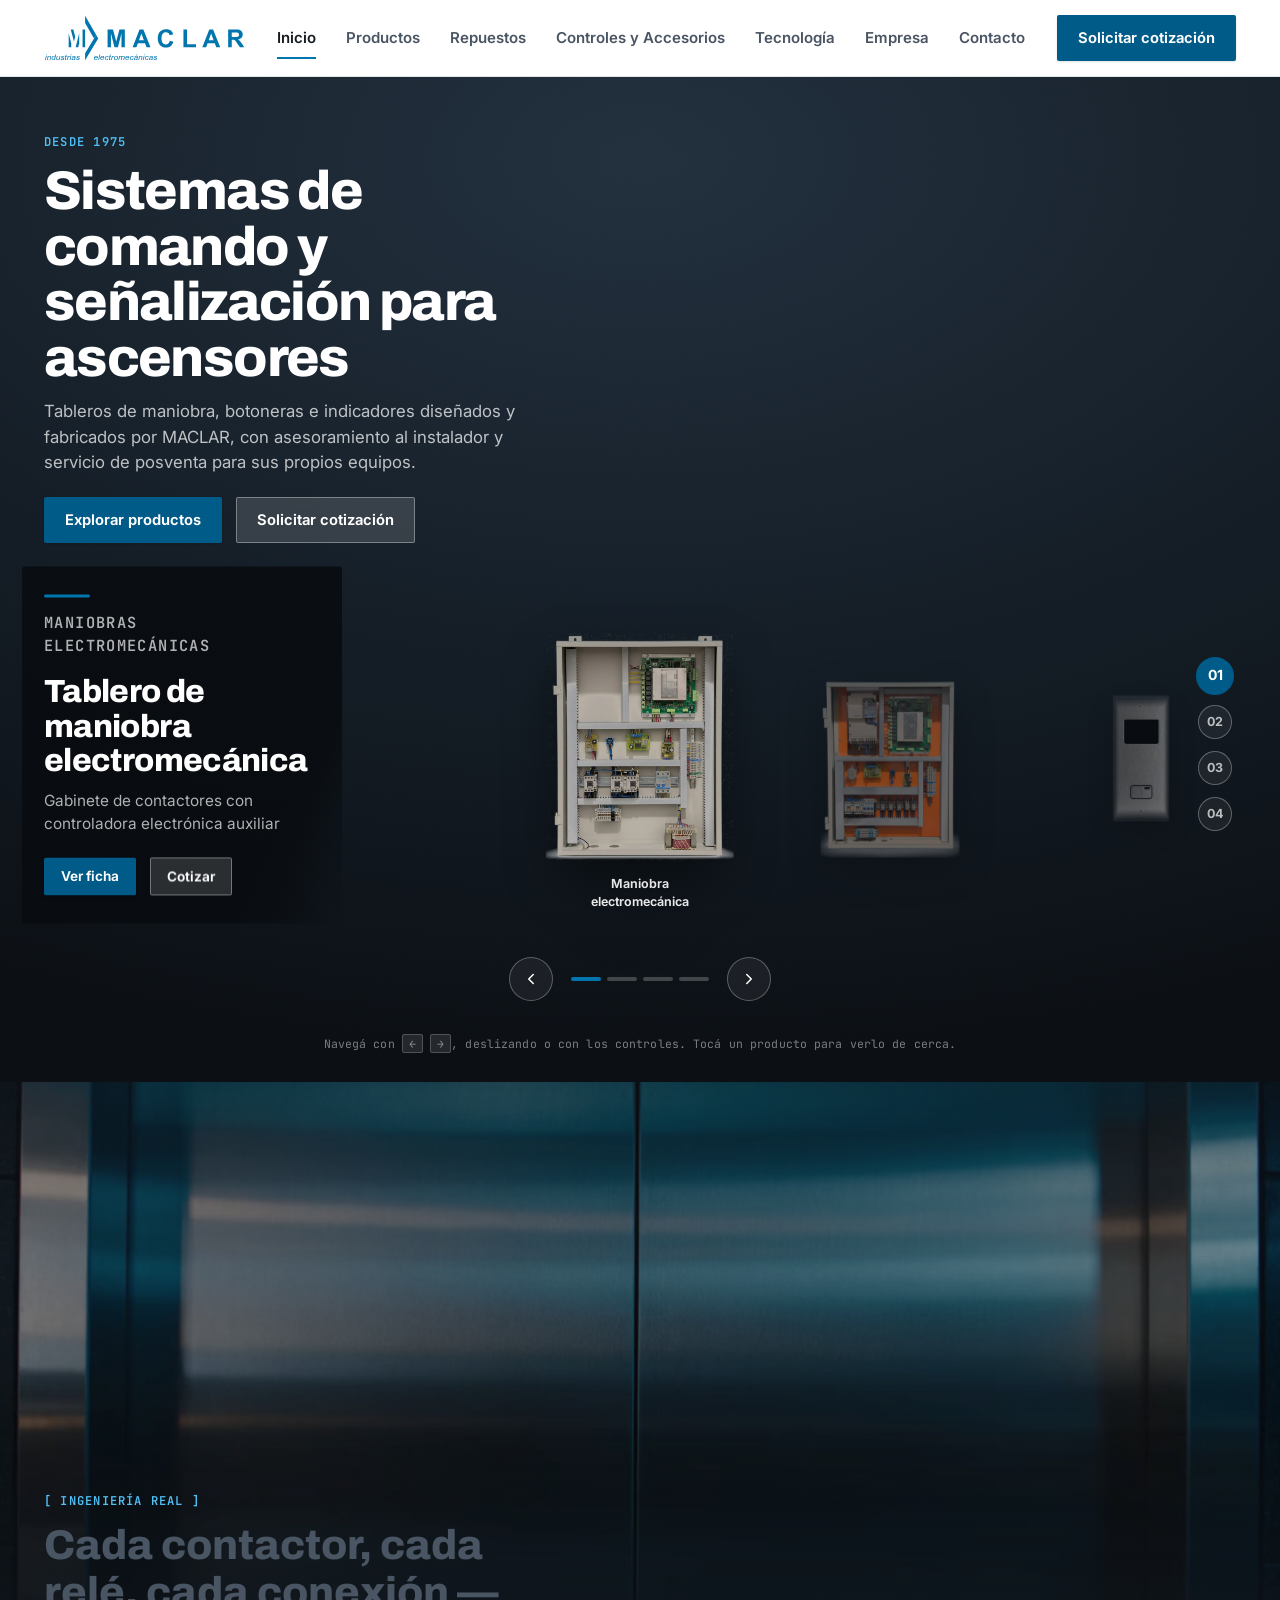
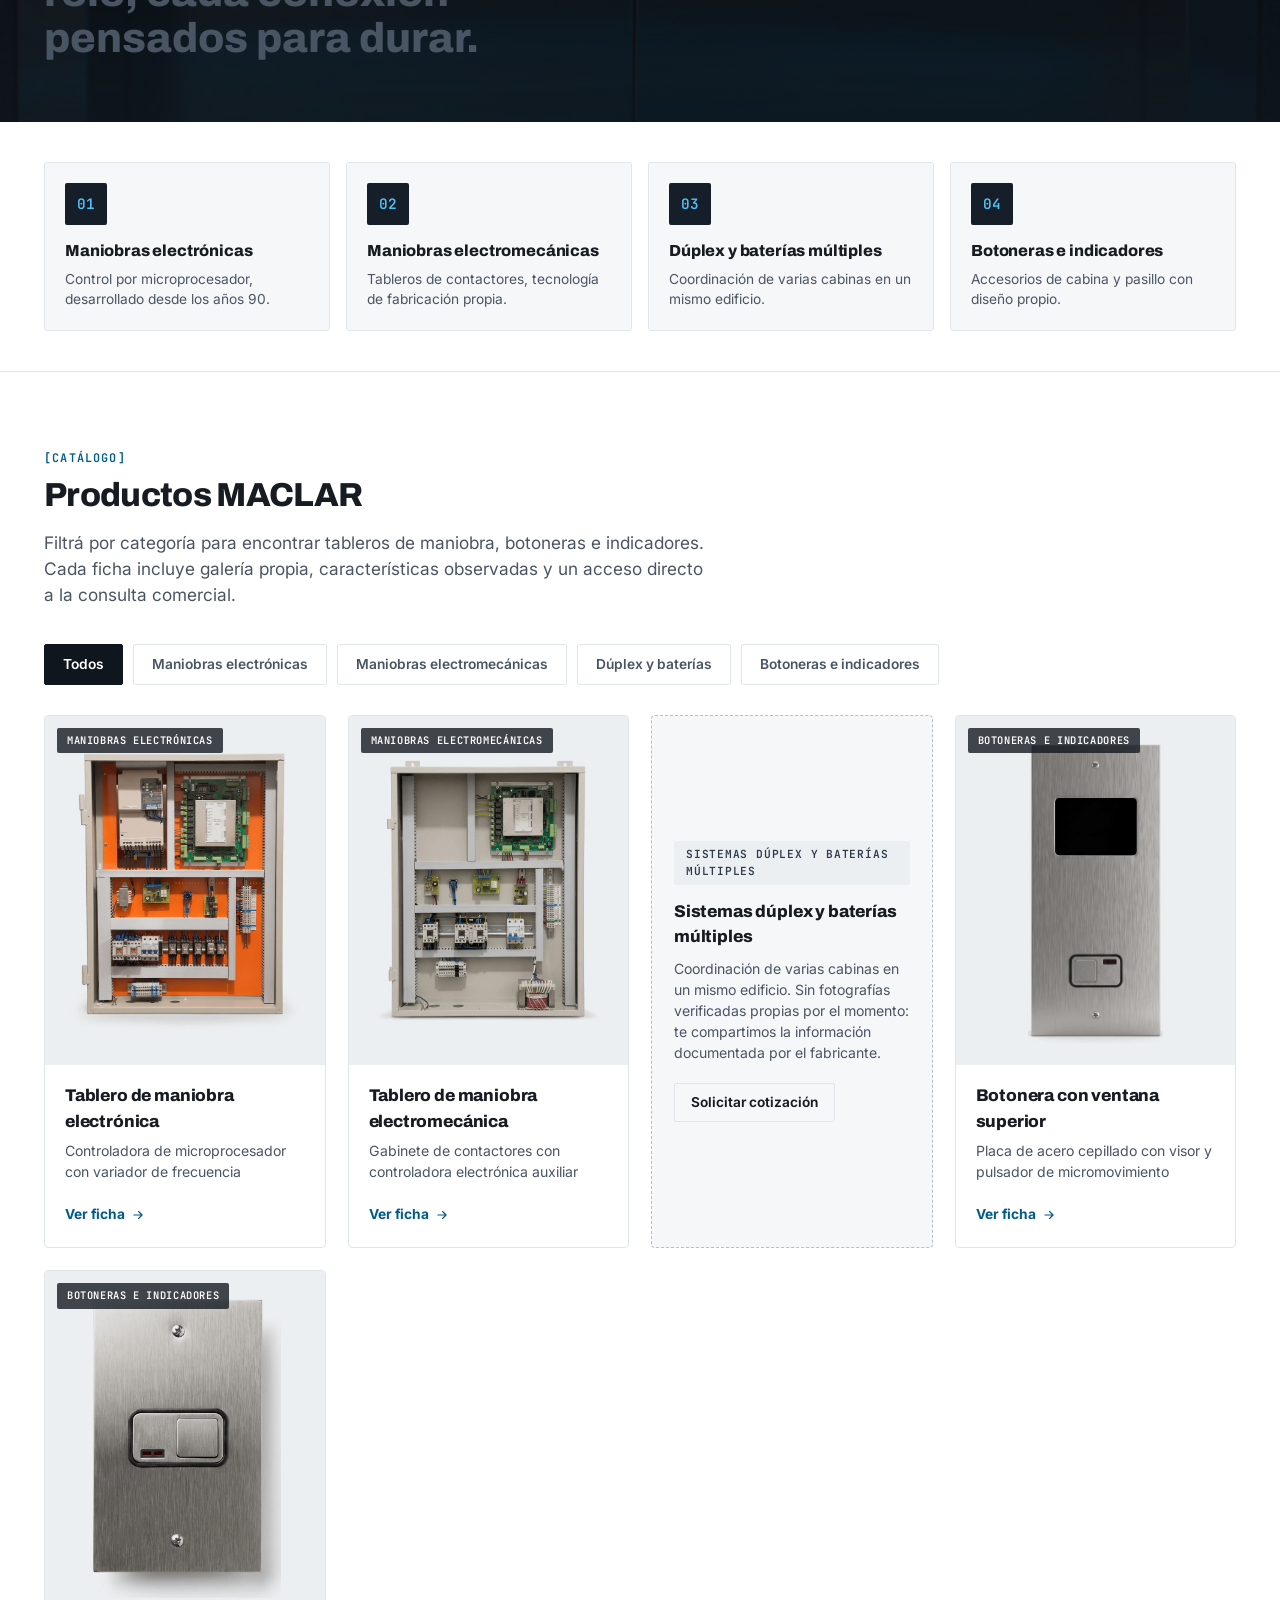
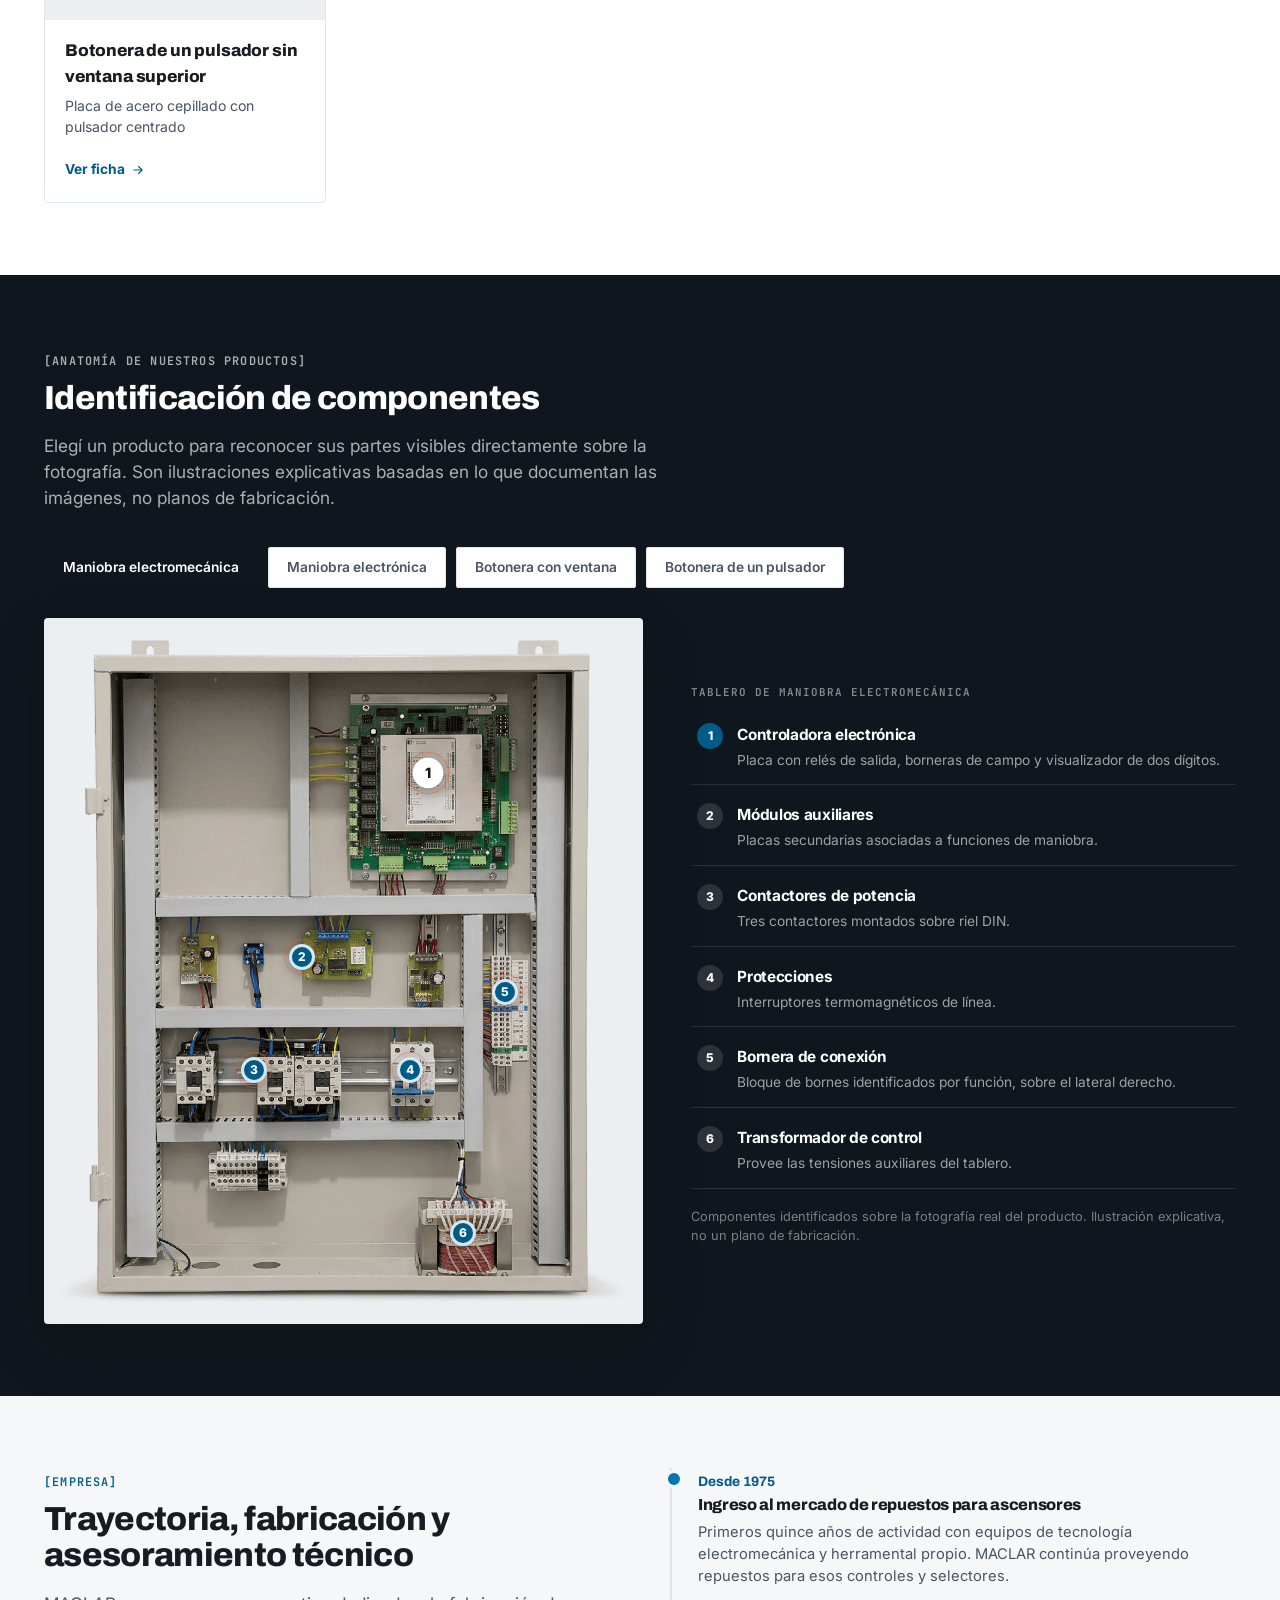
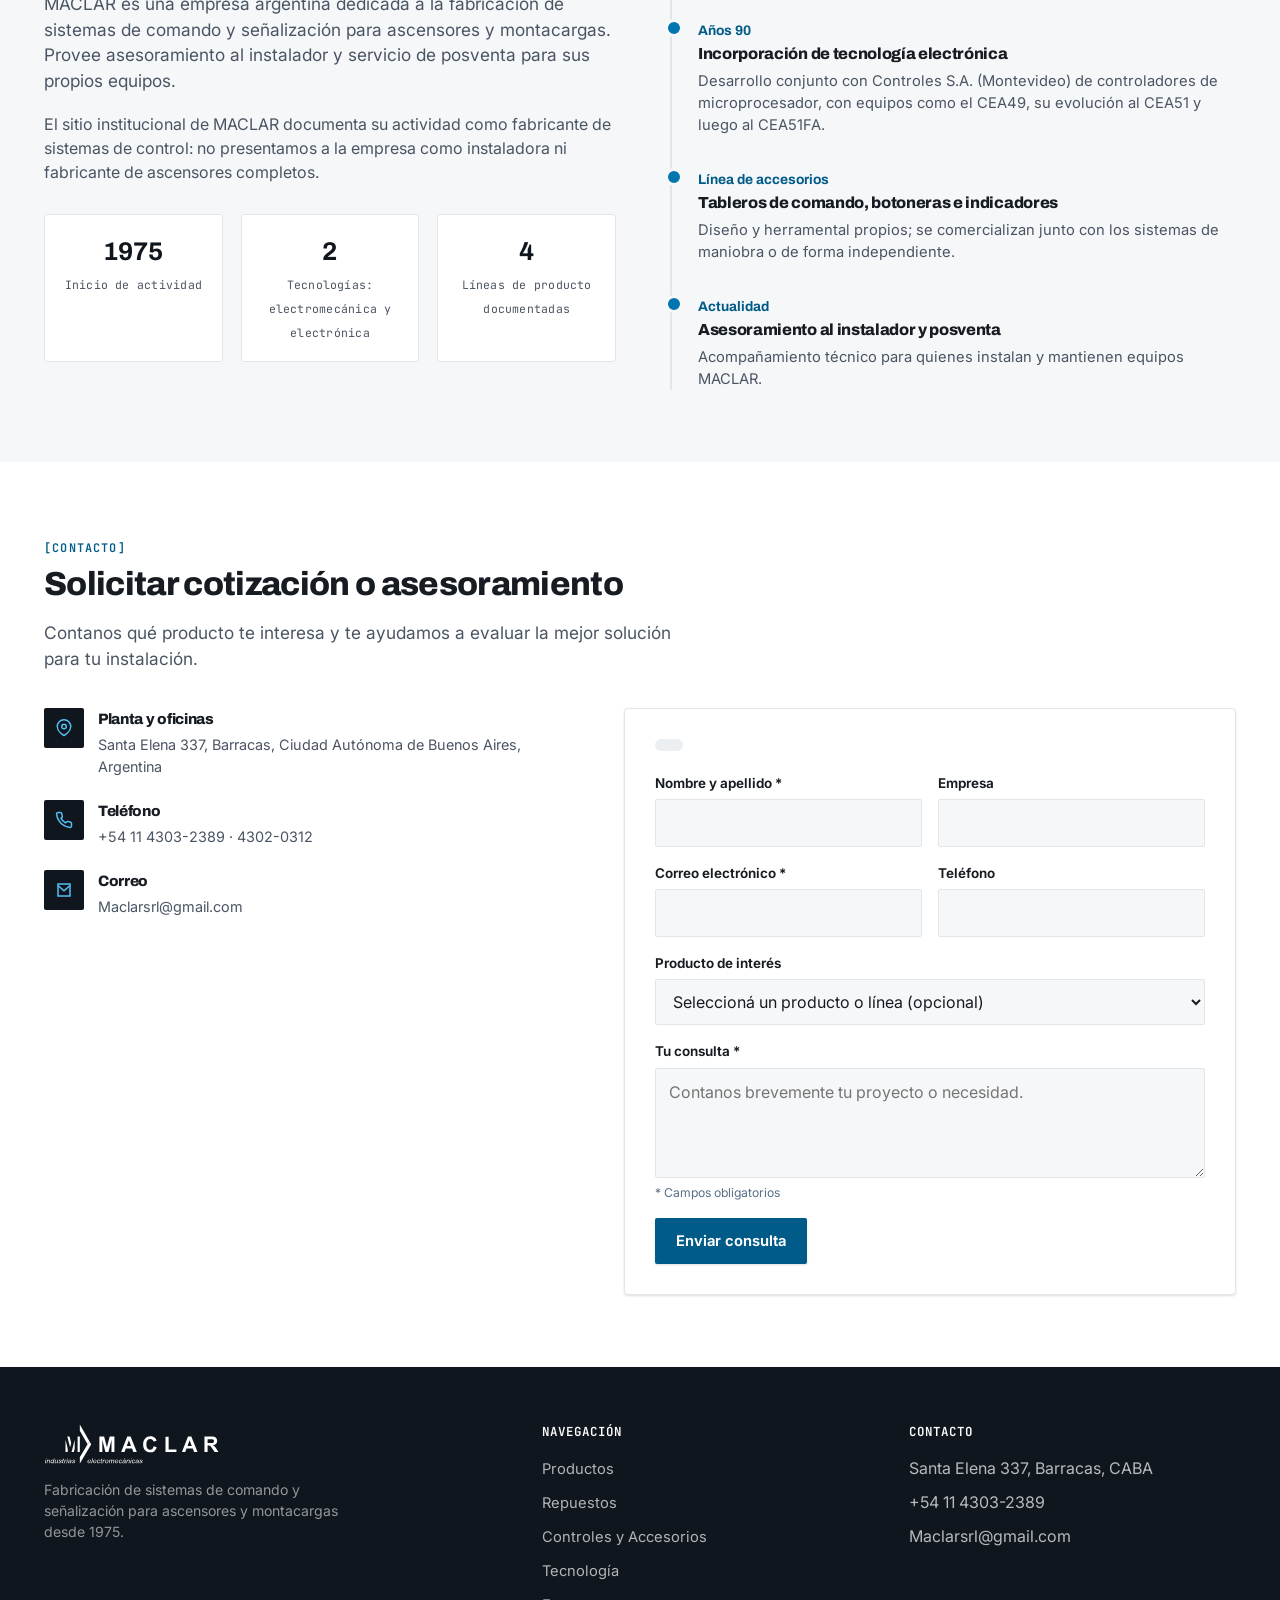
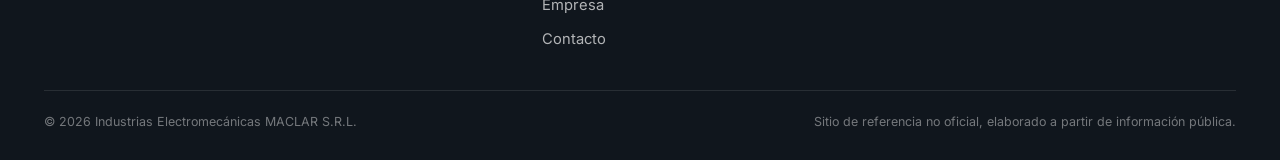
<file: index.html>
<!DOCTYPE html>
<html lang="es">
<head>
<meta charset="UTF-8">
<meta name="viewport" content="width=device-width, initial-scale=1">
<title>MACLAR — Sistemas de comando y señalización para ascensores</title>
<meta name="description" content="Industrias Electromecánicas MACLAR S.R.L. Fabricación de tableros de maniobra, botoneras e indicadores para ascensores y montacargas desde 1975.">
<link rel="icon" href="data:image/svg+xml,<svg xmlns=%22http://www.w3.org/2000/svg%22 viewBox=%220 0 100 100%22><rect width=%22100%22 height=%22100%22 rx=%2222%22 fill=%22%2310161d%22/><text x=%2250%22 y=%2266%22 font-size=%2258%22 text-anchor=%22middle%22 fill=%22%230072ad%22 font-family=%22sans-serif%22 font-weight=%22800%22>M</text></svg>">
<link rel="preconnect" href="https://fonts.googleapis.com">
<link rel="preconnect" href="https://fonts.gstatic.com" crossorigin>
<link href="https://fonts.googleapis.com/css2?family=Inter:wght@400;500;600;700&family=Archivo:wght@600;700;800;900&family=JetBrains+Mono:wght@500;600;700&display=swap" rel="stylesheet">
<link rel="stylesheet" href="css/styles.css">
<noscript><style>[data-reveal], [data-reveal] * { opacity: 1 !important; transform: none !important; }</style></noscript>
</head>
<body>
<a class="skip-link" href="#contenido">Saltear al contenido</a>

<header class="site-header">
  <div class="site-header__inner">
    <a class="brand" href="index.html">
      <img class="brand__logo" src="assets/logo/maclar-logo.svg" alt="MACLAR — Industrias Electromecánicas" width="337" height="80">
    </a>
    <nav class="nav-desktop" aria-label="Navegación principal">
      <a href="index.html" aria-current="page">Inicio</a>
      <a href="index.html#catalogo">Productos</a>
      <a href="repuestos.html">Repuestos</a>
      <a href="productos-extra.html">Controles y Accesorios</a>
      <a href="index.html#anatomia">Tecnología</a>
      <a href="index.html#empresa">Empresa</a>
      <a href="index.html#contacto">Contacto</a>
    </nav>
    <div class="header-actions">
      <a class="btn btn-primary" href="index.html#contacto">Solicitar cotización</a>
      <button class="menu-toggle" data-menu-toggle aria-expanded="false" aria-controls="mobile-nav" aria-label="Abrir menú">
        <span></span>
      </button>
    </div>
  </div>
  <nav id="mobile-nav" class="mobile-nav" data-mobile-nav aria-label="Navegación móvil">
    <a href="index.html">Inicio</a>
    <a href="index.html#catalogo">Productos</a>
    <a href="repuestos.html">Repuestos</a>
    <a href="productos-extra.html">Controles y Accesorios</a>
    <a href="index.html#anatomia">Tecnología</a>
    <a href="index.html#empresa">Empresa</a>
    <a href="index.html#contacto">Contacto</a>
    <a class="btn btn-primary" href="index.html#contacto">Solicitar cotización</a>
  </nav>
</header>

<main id="contenido">

  <!-- ============ HERO INTERACTIVO ============ -->
  <section class="hero" data-hero aria-label="Presentación de productos destacados">
    <div class="hero__noise" aria-hidden="true"></div>
    <div class="hero__content">
      <div class="hero__top">
        <div>
          <p class="hero__eyebrow">Desde 1975</p>
          <h1 class="hero__title">Sistemas de comando y señalización para ascensores</h1>
          <p class="hero__lede">Tableros de maniobra, botoneras e indicadores diseñados y fabricados por MACLAR, con asesoramiento al instalador y servicio de posventa para sus propios equipos.</p>
          <div class="hero__ctas">
            <a class="btn btn-primary" href="#catalogo">Explorar productos</a>
            <a class="btn btn-light" href="#contacto">Solicitar cotización</a>
          </div>
        </div>
      </div>

      <div class="hero__stage" data-hero-stage>
        <div class="hero__info" data-hero-info data-active="false"></div>
        <div class="hero__track" data-hero-track></div>
        <div class="hero__dots" data-hero-dots aria-label="Selección rápida de producto"></div>
      </div>
    </div>

    <div class="hero__bottom">
      <button class="hero__arrow" data-hero-prev aria-label="Producto anterior">
        <svg width="18" height="18" viewBox="0 0 24 24" fill="none" aria-hidden="true"><path d="M15 6l-6 6 6 6" stroke="currentColor" stroke-width="2" stroke-linecap="round" stroke-linejoin="round"/></svg>
      </button>
      <div class="hero__progress" data-hero-progress aria-hidden="true"></div>
      <button class="hero__arrow" data-hero-next aria-label="Producto siguiente">
        <svg width="18" height="18" viewBox="0 0 24 24" fill="none" aria-hidden="true"><path d="M9 6l6 6-6 6" stroke="currentColor" stroke-width="2" stroke-linecap="round" stroke-linejoin="round"/></svg>
      </button>
    </div>
    <p class="hero__hint">Navegá con <kbd>←</kbd> <kbd>→</kbd>, deslizando o con los controles. Tocá un producto para verlo de cerca.</p>
  </section>

  <!-- ============ SECUENCIA CINEMATOGRÁFICA ============ -->
  <section class="cinematic" data-reveal aria-label="Secuencia ilustrativa de ingeniería">
    <video class="cinematic__video" autoplay muted loop playsinline preload="metadata"
           poster="assets/img/cinematic-poster.jpg" data-cinematic-video>
      <source src="assets/video/maniobra-cinematica.webm" type="video/webm">
      <source src="assets/video/maniobra-cinematica.mp4" type="video/mp4">
    </video>
    <div class="cinematic__scrim" aria-hidden="true"></div>
    <div class="cinematic__overlay">
      <div class="container">
        <p class="cinematic__eyebrow">[ Ingeniería real ]</p>
        <p class="cinematic__caption">Cada contactor, cada relé, cada conexión — pensados para durar.</p>
      </div>
    </div>
  </section>

  <!-- ============ FRANJA DE CATEGORÍAS ============ -->
  <section class="cat-strip">
    <div class="container cat-strip__grid" data-reveal>
      <a class="cat-card" href="#catalogo">
        <span class="cat-card__icon" aria-hidden="true">01</span>
        <h3>Maniobras electrónicas</h3>
        <p>Control por microprocesador, desarrollado desde los años 90.</p>
      </a>
      <a class="cat-card" href="#catalogo">
        <span class="cat-card__icon" aria-hidden="true">02</span>
        <h3>Maniobras electromecánicas</h3>
        <p>Tableros de contactores, tecnología de fabricación propia.</p>
      </a>
      <a class="cat-card" href="#catalogo">
        <span class="cat-card__icon" aria-hidden="true">03</span>
        <h3>Dúplex y baterías múltiples</h3>
        <p>Coordinación de varias cabinas en un mismo edificio.</p>
      </a>
      <a class="cat-card" href="#catalogo">
        <span class="cat-card__icon" aria-hidden="true">04</span>
        <h3>Botoneras e indicadores</h3>
        <p>Accesorios de cabina y pasillo con diseño propio.</p>
      </a>
    </div>
  </section>

  <!-- ============ CATÁLOGO ============ -->
  <section class="section" id="catalogo">
    <div class="container">
      <div class="section-head" data-reveal>
        <p class="eyebrow">Catálogo</p>
        <h2>Productos MACLAR</h2>
        <p class="lede">Filtrá por categoría para encontrar tableros de maniobra, botoneras e indicadores. Cada ficha incluye galería propia, características observadas y un acceso directo a la consulta comercial.</p>
      </div>
      <div class="filters" role="group" aria-label="Filtrar catálogo por categoría">
        <button class="filter-chip" data-filter-chip="todos" aria-pressed="true">Todos</button>
        <button class="filter-chip" data-filter-chip="maniobras-electronicas" aria-pressed="false">Maniobras electrónicas</button>
        <button class="filter-chip" data-filter-chip="maniobras-electromecanicas" aria-pressed="false">Maniobras electromecánicas</button>
        <button class="filter-chip" data-filter-chip="duplex-baterias" aria-pressed="false">Dúplex y baterías</button>
        <button class="filter-chip" data-filter-chip="botoneras-indicadores" aria-pressed="false">Botoneras e indicadores</button>
      </div>
      <div class="product-grid" data-catalog-grid data-reveal></div>
    </div>
  </section>

  <!-- ============ ANATOMÍA ============ -->
  <section class="section anatomy" id="anatomia">
    <div class="container">
      <div class="section-head" data-reveal>
        <p class="eyebrow">Anatomía de nuestros productos</p>
        <h2>Identificación de componentes</h2>
        <p class="lede">Elegí un producto para reconocer sus partes visibles directamente sobre la fotografía. Son ilustraciones explicativas basadas en lo que documentan las imágenes, no planos de fabricación.</p>
      </div>
      <div data-anatomy-switcher data-reveal>
        <div class="filters" data-anatomy-tabs role="group" aria-label="Elegir producto para ver su anatomía"></div>
        <div data-anatomy-panels></div>
      </div>
    </div>
  </section>

  <!-- ============ EMPRESA ============ -->
  <section class="section company" id="empresa">
    <div class="container">
      <div class="company-grid">
        <div data-reveal>
          <p class="eyebrow">Empresa</p>
          <h2>Trayectoria, fabricación y asesoramiento técnico</h2>
          <p class="lede">MACLAR es una empresa argentina dedicada a la fabricación de sistemas de comando y señalización para ascensores y montacargas. Provee asesoramiento al instalador y servicio de posventa para sus propios equipos.</p>
          <p>El sitio institucional de MACLAR documenta su actividad como fabricante de sistemas de control: no presentamos a la empresa como instaladora ni fabricante de ascensores completos.</p>
          <div class="stat-row">
            <div class="stat-card"><strong>1975</strong><span>Inicio de actividad</span></div>
            <div class="stat-card"><strong>2</strong><span>Tecnologías: electromecánica y electrónica</span></div>
            <div class="stat-card"><strong>4</strong><span>Líneas de producto documentadas</span></div>
          </div>
        </div>
        <div data-reveal>
          <div class="timeline">
            <div class="timeline-item">
              <span class="timeline-year">Desde 1975</span>
              <h4>Ingreso al mercado de repuestos para ascensores</h4>
              <p>Primeros quince años de actividad con equipos de tecnología electromecánica y herramental propio. MACLAR continúa proveyendo repuestos para esos controles y selectores.</p>
            </div>
            <div class="timeline-item">
              <span class="timeline-year">Años 90</span>
              <h4>Incorporación de tecnología electrónica</h4>
              <p>Desarrollo conjunto con Controles S.A. (Montevideo) de controladores de microprocesador, con equipos como el CEA49, su evolución al CEA51 y luego al CEA51FA.</p>
            </div>
            <div class="timeline-item">
              <span class="timeline-year">Línea de accesorios</span>
              <h4>Tableros de comando, botoneras e indicadores</h4>
              <p>Diseño y herramental propios; se comercializan junto con los sistemas de maniobra o de forma independiente.</p>
            </div>
            <div class="timeline-item">
              <span class="timeline-year">Actualidad</span>
              <h4>Asesoramiento al instalador y posventa</h4>
              <p>Acompañamiento técnico para quienes instalan y mantienen equipos MACLAR.</p>
            </div>
          </div>
        </div>
      </div>
    </div>
  </section>

  <!-- ============ CONTACTO ============ -->
  <section class="section" id="contacto">
    <div class="container">
      <div class="section-head" data-reveal>
        <p class="eyebrow">Contacto</p>
        <h2>Solicitar cotización o asesoramiento</h2>
        <p class="lede">Contanos qué producto te interesa y te ayudamos a evaluar la mejor solución para tu instalación.</p>
      </div>
      <div class="contact-grid">
        <div class="contact-info" data-reveal>
          <a class="contact-info-item" href="https://www.google.com/maps/search/?api=1&query=Santa+Elena+337%2C+Barracas%2C+Ciudad+Aut%C3%B3noma+de+Buenos+Aires%2C+Argentina" target="_blank" rel="noopener noreferrer">
            <span class="contact-info-item__icon" aria-hidden="true">
              <svg width="18" height="18" viewBox="0 0 24 24" fill="none"><path d="M21 10c0 7-9 12-9 12S3 17 3 10a9 9 0 1118 0z" stroke="currentColor" stroke-width="2"/><circle cx="12" cy="10" r="3" stroke="currentColor" stroke-width="2"/></svg>
            </span>
            <div><h4>Planta y oficinas</h4><p>Santa Elena 337, Barracas, Ciudad Autónoma de Buenos Aires, Argentina</p></div>
          </a>
          <a class="contact-info-item" href="tel:+541143032389">
            <span class="contact-info-item__icon" aria-hidden="true">
              <svg width="18" height="18" viewBox="0 0 24 24" fill="none"><path d="M22 16.9v3a2 2 0 01-2.2 2 19.8 19.8 0 01-8.6-3.1 19.5 19.5 0 01-6-6A19.8 19.8 0 012.1 4.2 2 2 0 014.1 2h3a2 2 0 012 1.7c.1.9.3 1.8.6 2.7a2 2 0 01-.4 2.1L8 9.9a16 16 0 006 6l1.4-1.4a2 2 0 012.1-.4c.9.3 1.8.5 2.7.6a2 2 0 011.8 2z" stroke="currentColor" stroke-width="2"/></svg>
            </span>
            <div><h4>Teléfono</h4><p>+54 11 4303-2389 · 4302-0312</p></div>
          </a>
          <a class="contact-info-item" href="mailto:Maclarsrl@gmail.com">
            <span class="contact-info-item__icon" aria-hidden="true">
              <svg width="18" height="18" viewBox="0 0 24 24" fill="none"><path d="M4 4h16v16H4z" stroke="currentColor" stroke-width="2"/><path d="M4 6l8 7 8-7" stroke="currentColor" stroke-width="2"/></svg>
            </span>
            <div><h4>Correo</h4><p>Maclarsrl@gmail.com</p></div>
          </a>
        </div>

        <div class="form-card" data-reveal>
          <p data-contact-chip hidden style="display:inline-block;background:var(--steel-100);border-radius:999px;padding:6px 14px;font-size:.8rem;font-weight:700;color:var(--steel-700);margin-bottom:16px;"></p>
          <form data-contact-form novalidate>
            <div class="form-row">
              <div class="field">
                <label for="c-nombre">Nombre y apellido *</label>
                <input id="c-nombre" name="nombre" type="text" required autocomplete="name">
              </div>
              <div class="field">
                <label for="c-empresa">Empresa</label>
                <input id="c-empresa" name="empresa" type="text" autocomplete="organization">
              </div>
            </div>
            <div class="form-row">
              <div class="field">
                <label for="c-correo">Correo electrónico *</label>
                <input id="c-correo" name="correo" type="email" required autocomplete="email">
              </div>
              <div class="field">
                <label for="c-telefono">Teléfono</label>
                <input id="c-telefono" name="telefono" type="tel" autocomplete="tel">
              </div>
            </div>
            <div class="field">
              <label for="producto-interes">Producto de interés</label>
              <select id="producto-interes" name="producto">
                <option value="">Seleccioná un producto o línea (opcional)</option>
              </select>
            </div>
            <div class="field">
              <label for="c-consulta">Tu consulta *</label>
              <textarea id="c-consulta" name="consulta" required placeholder="Contanos brevemente tu proyecto o necesidad."></textarea>
              <span class="field-hint">* Campos obligatorios</span>
            </div>
            <button class="btn btn-primary" type="submit">Enviar consulta</button>
            <p class="form-status" data-form-status role="status"></p>
          </form>
        </div>
      </div>
    </div>
  </section>

</main>

<footer class="site-footer">
  <div class="container">
    <div class="footer-grid">
      <div>
        <a class="brand" href="index.html" style="margin-bottom:14px; display:inline-flex;">
          <img class="brand__logo" src="assets/logo/maclar-logo-white.svg" alt="MACLAR — Industrias Electromecánicas" width="337" height="80">
        </a>
        <p style="max-width:34ch; font-size:.88rem; color:rgba(255,255,255,.55);">Fabricación de sistemas de comando y señalización para ascensores y montacargas desde 1975.</p>
      </div>
      <div>
        <h4>Navegación</h4>
        <ul>
          <li><a href="index.html#catalogo">Productos</a></li>
          <li><a href="repuestos.html">Repuestos</a></li>
          <li><a href="productos-extra.html">Controles y Accesorios</a></li>
          <li><a href="index.html#anatomia">Tecnología</a></li>
          <li><a href="index.html#empresa">Empresa</a></li>
          <li><a href="index.html#contacto">Contacto</a></li>
        </ul>
      </div>
      <div>
        <h4>Contacto</h4>
        <ul>
          <li>Santa Elena 337, Barracas, CABA</li>
          <li>+54 11 4303-2389</li>
          <li>Maclarsrl@gmail.com</li>
        </ul>
      </div>
    </div>
    <div class="footer-bottom">
      <span>© <span data-year></span> Industrias Electromecánicas MACLAR S.R.L.</span>
      <span>Sitio de referencia no oficial, elaborado a partir de información pública.</span>
    </div>
  </div>
</footer>

<script src="js/products.js"></script>
<script src="js/main.js"></script>
</body>
</html>
</file>
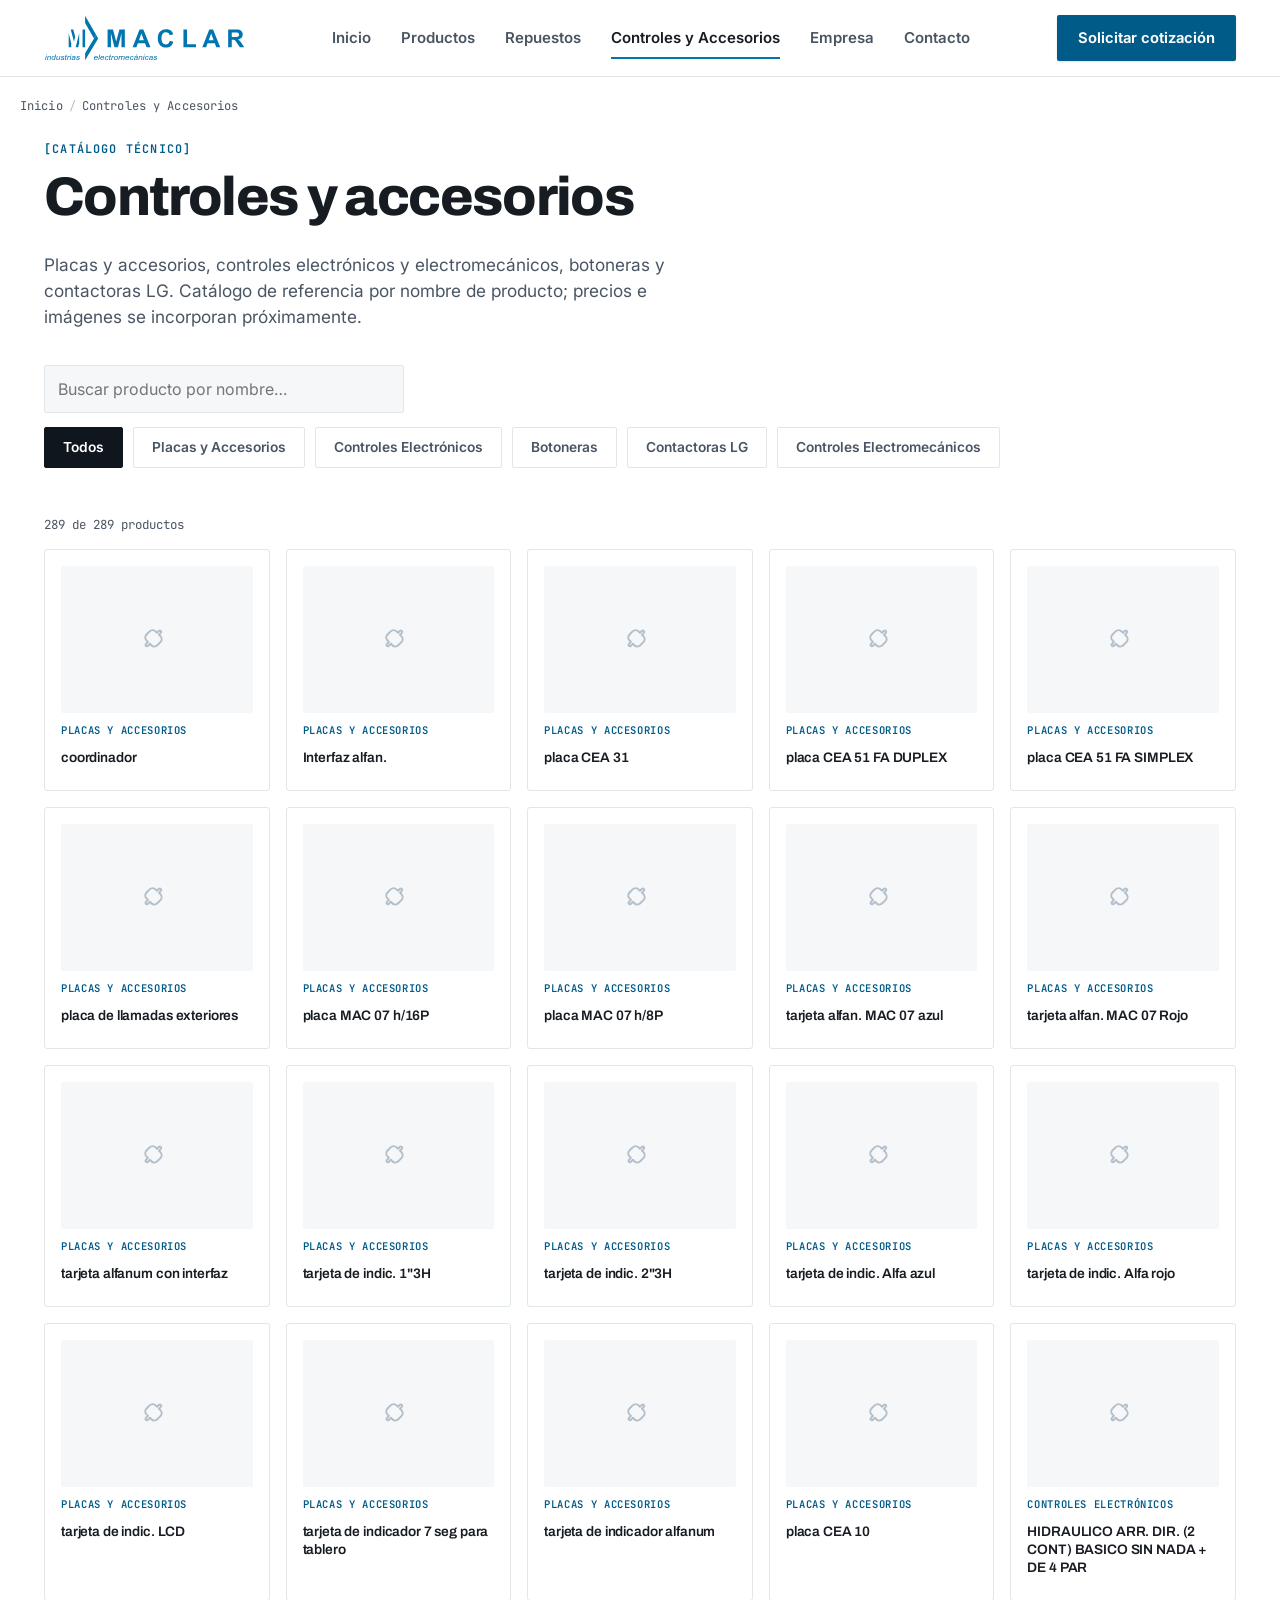
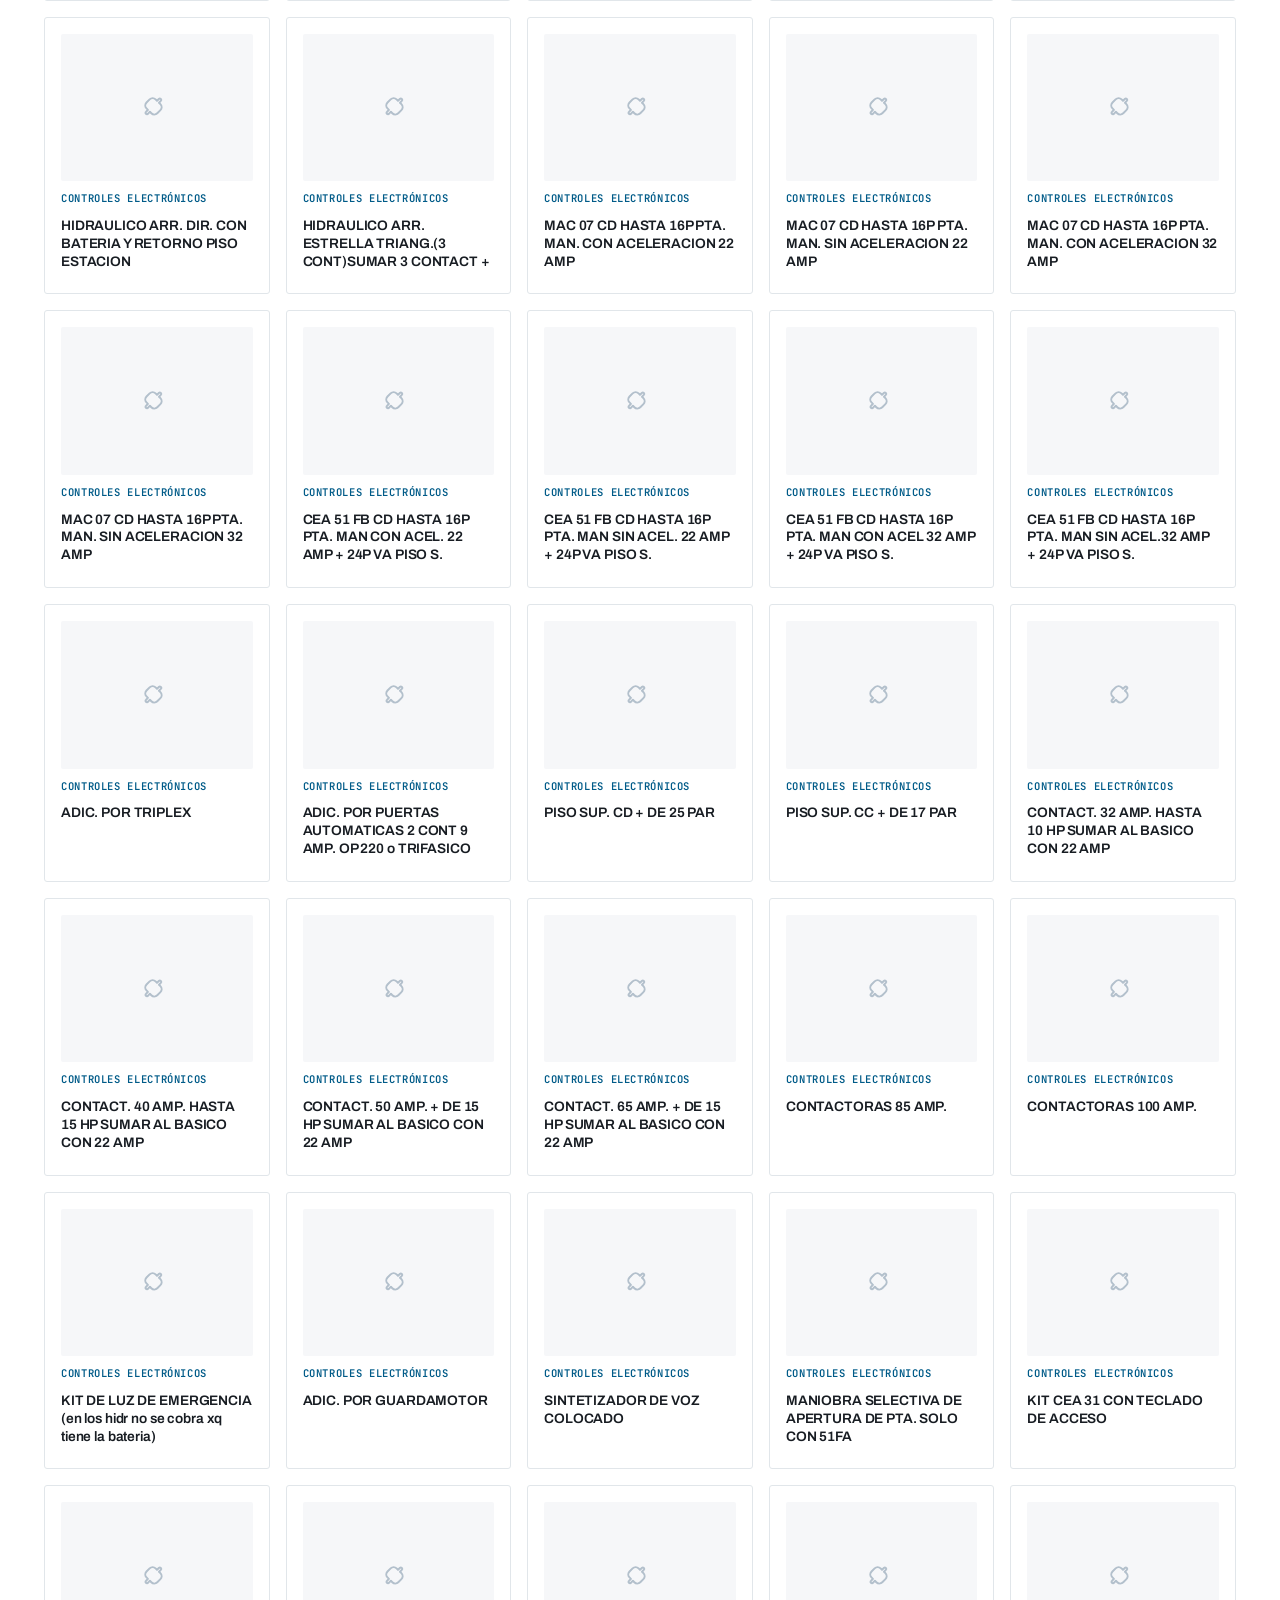
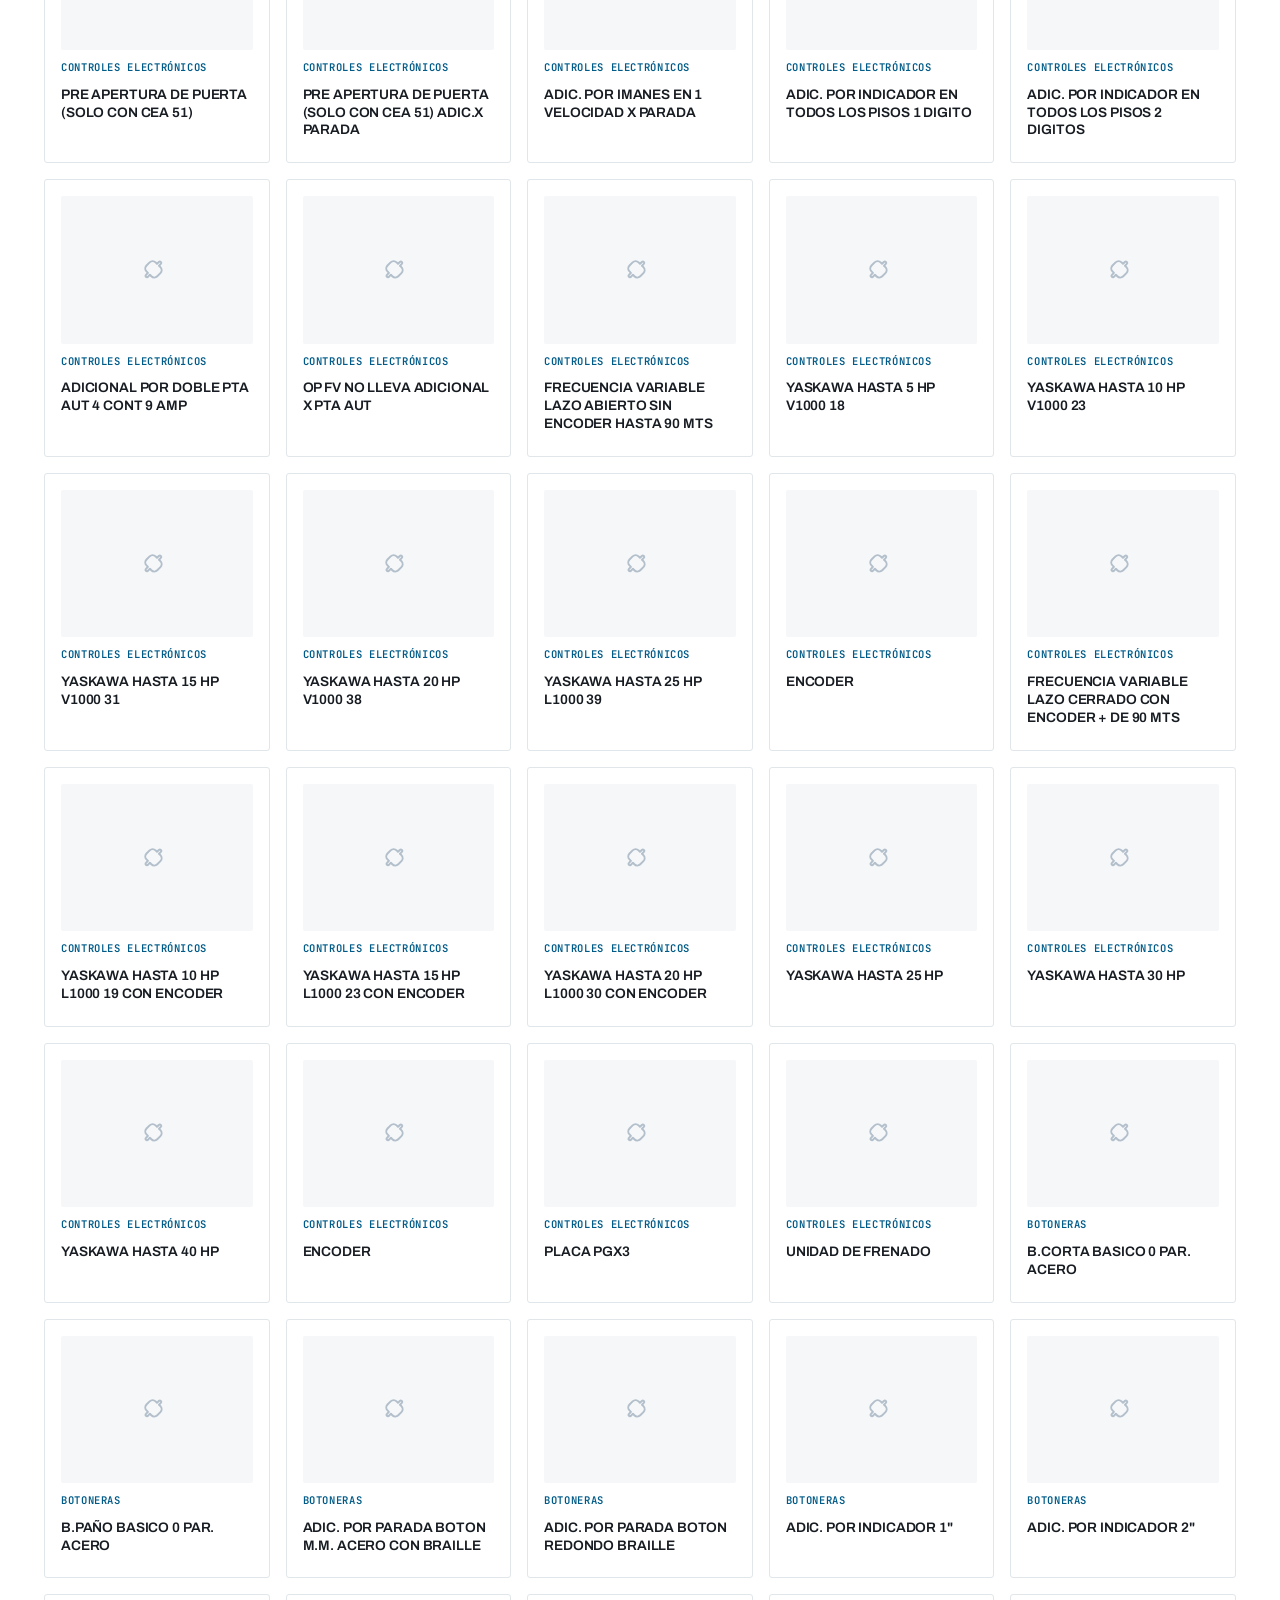
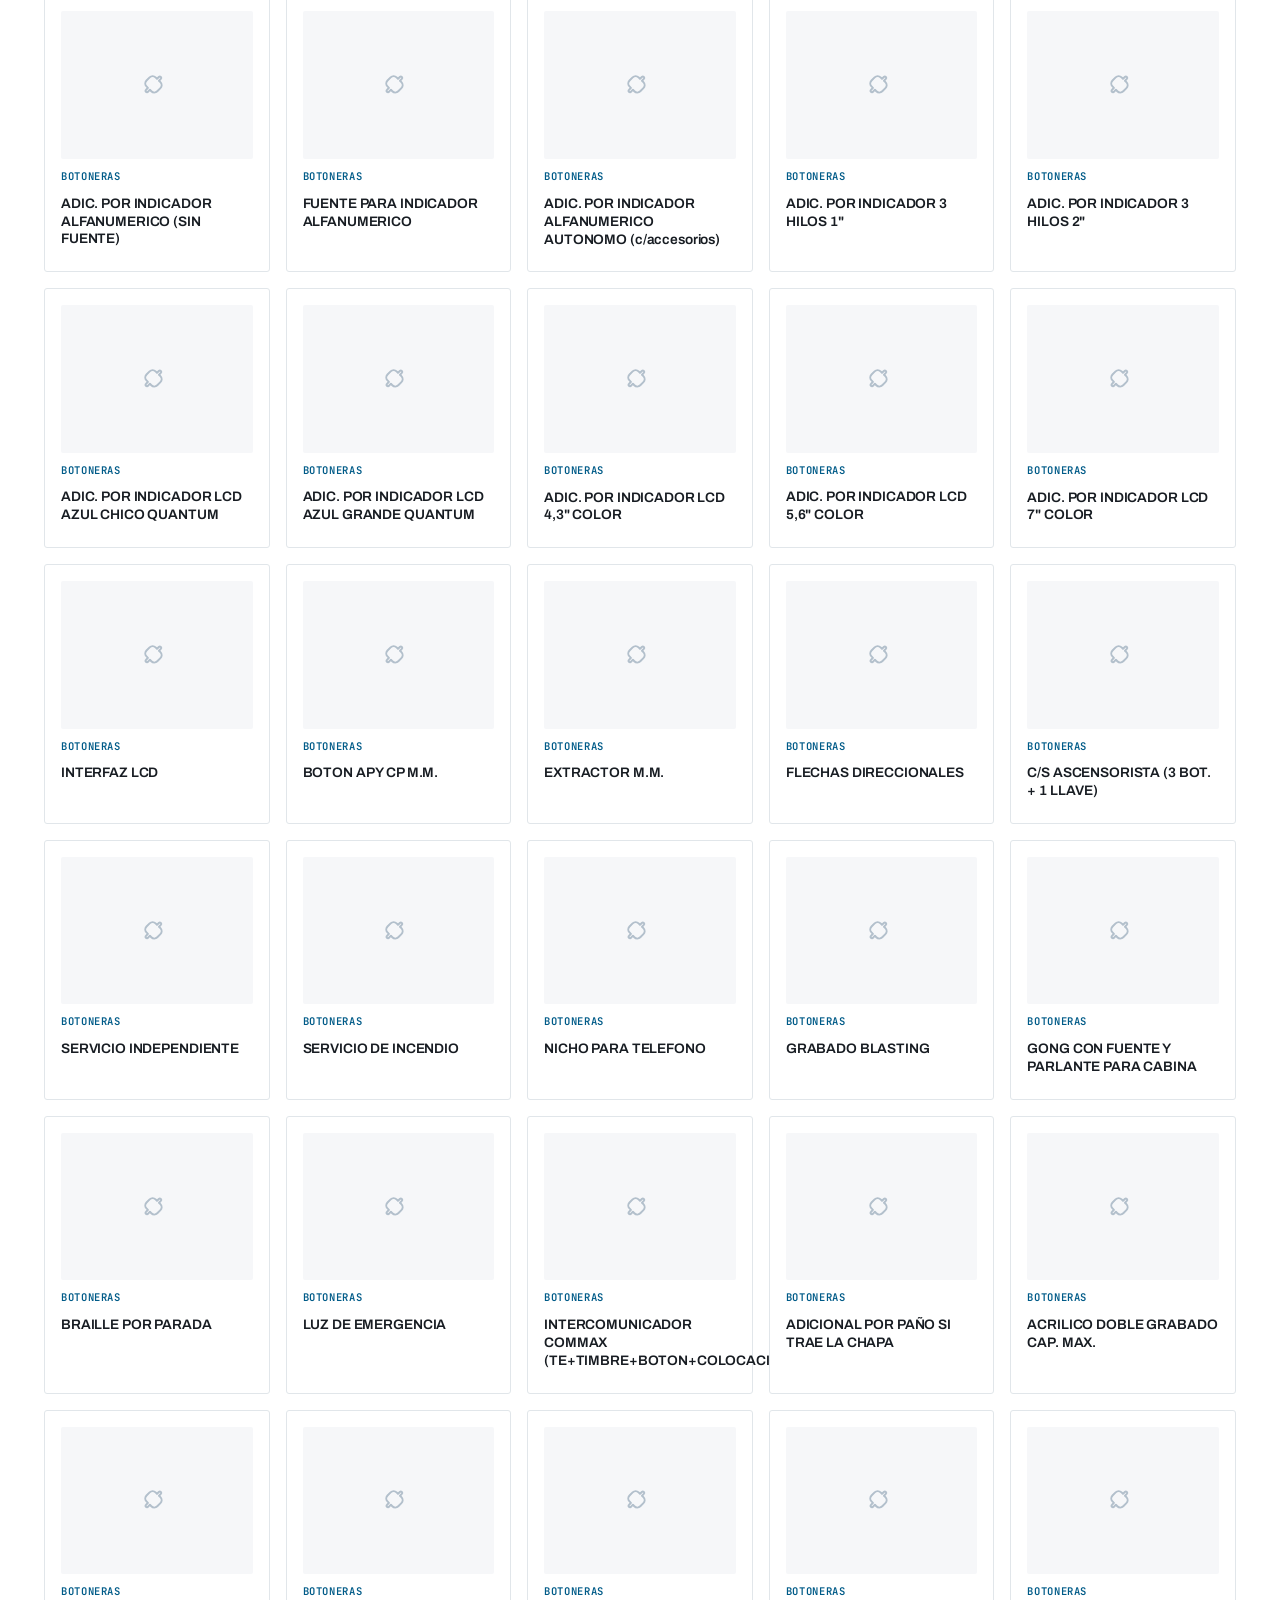
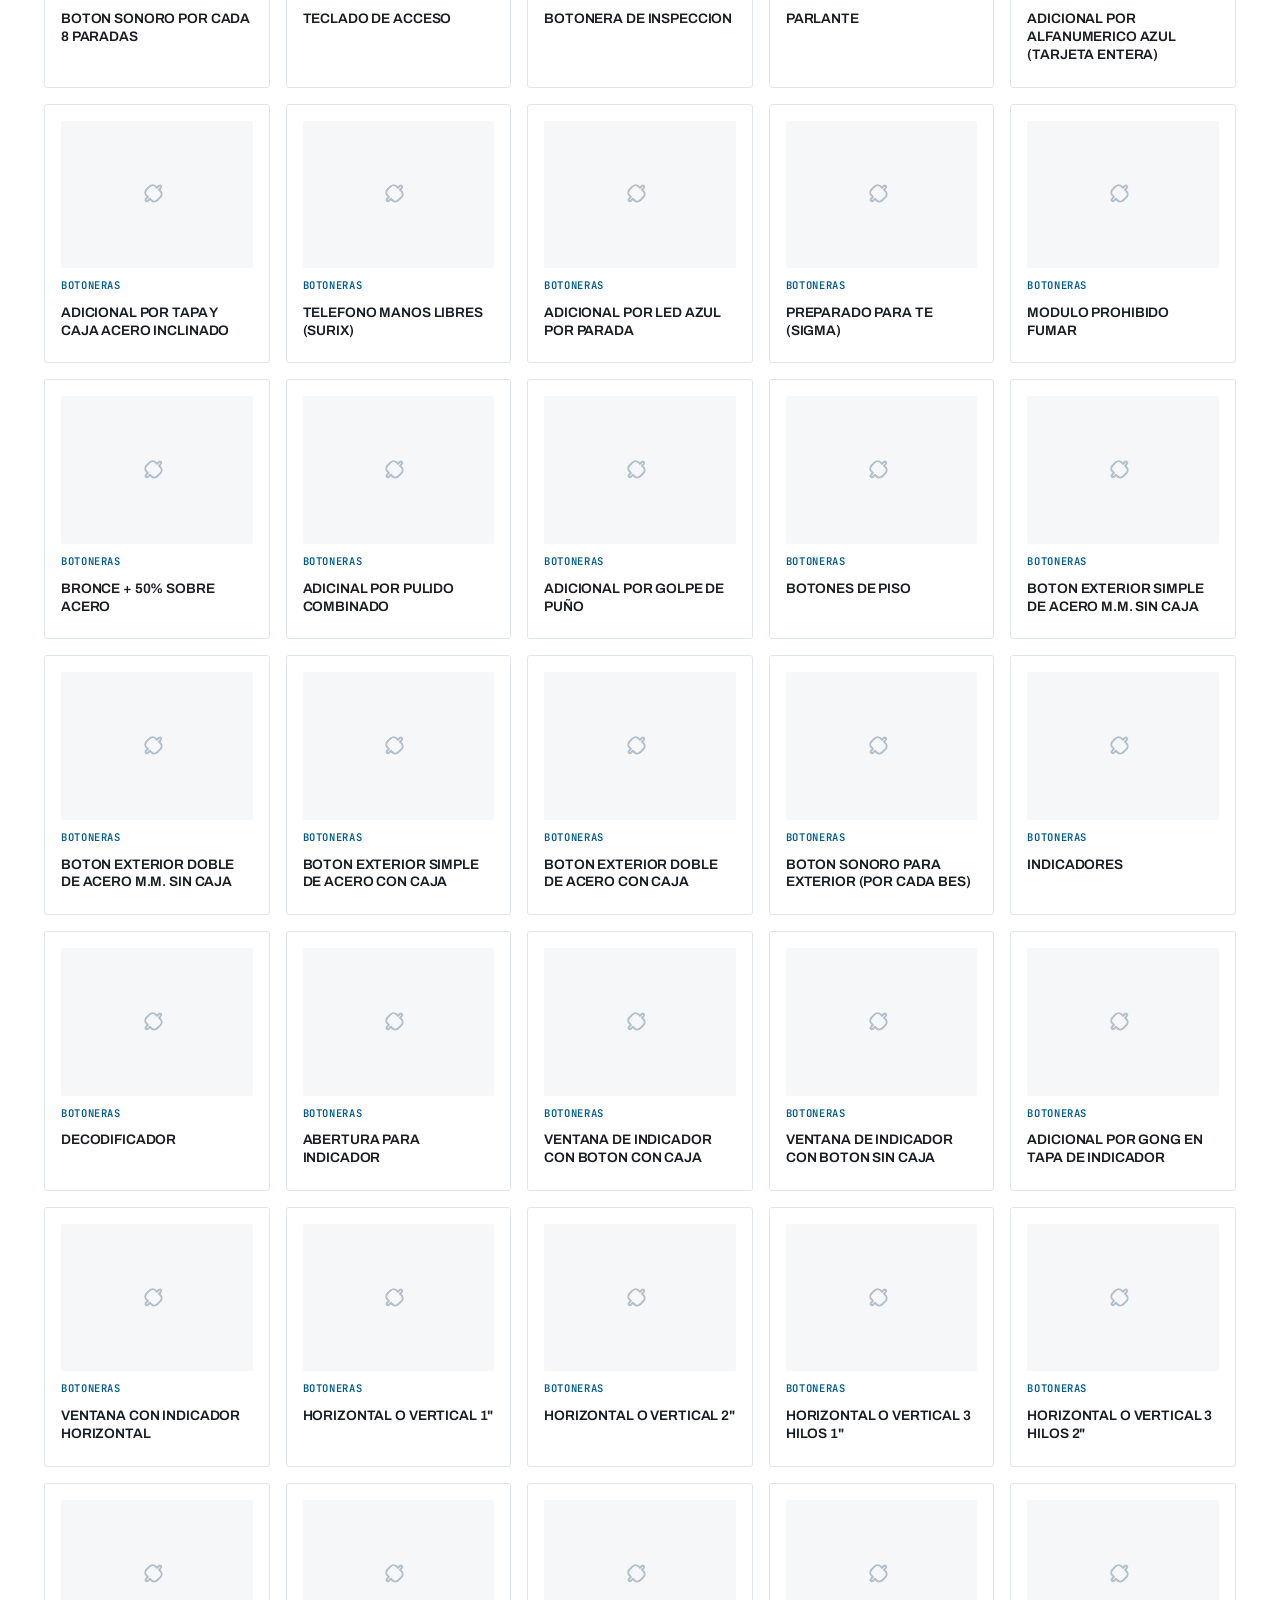
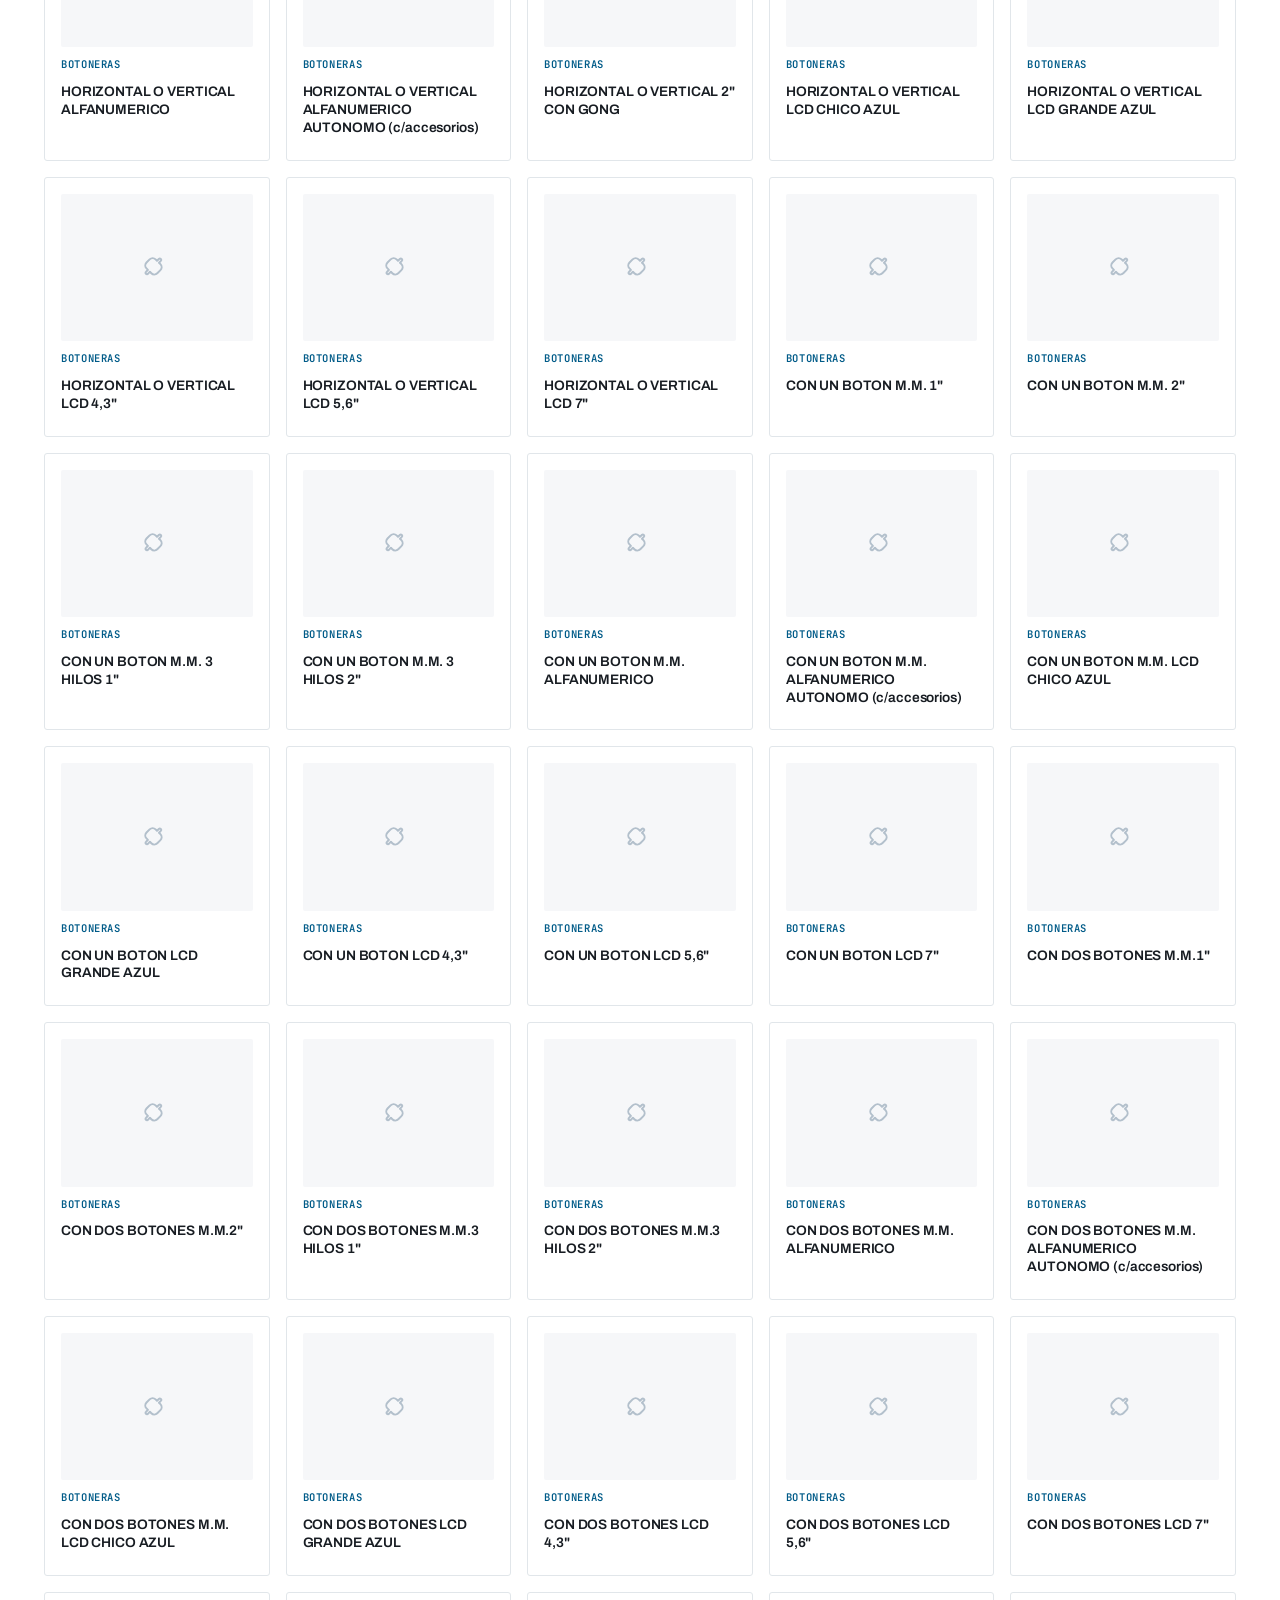
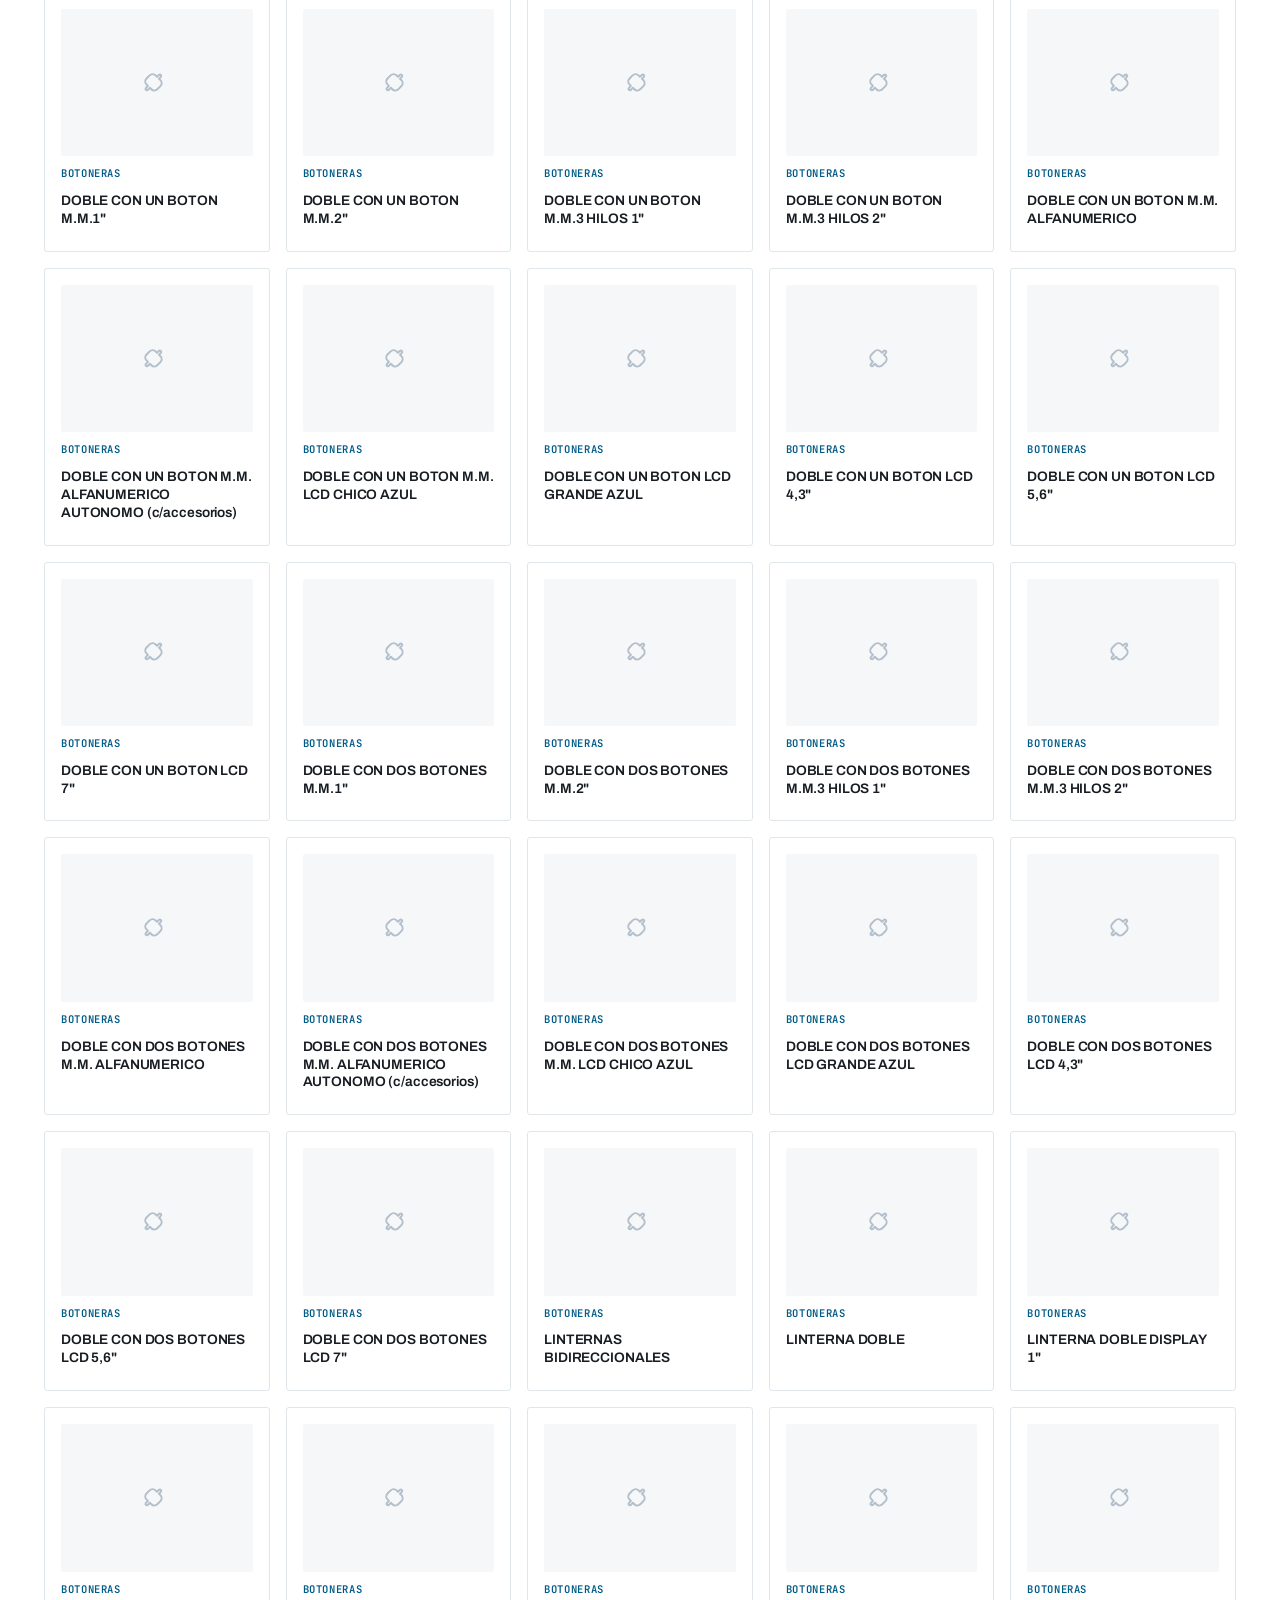
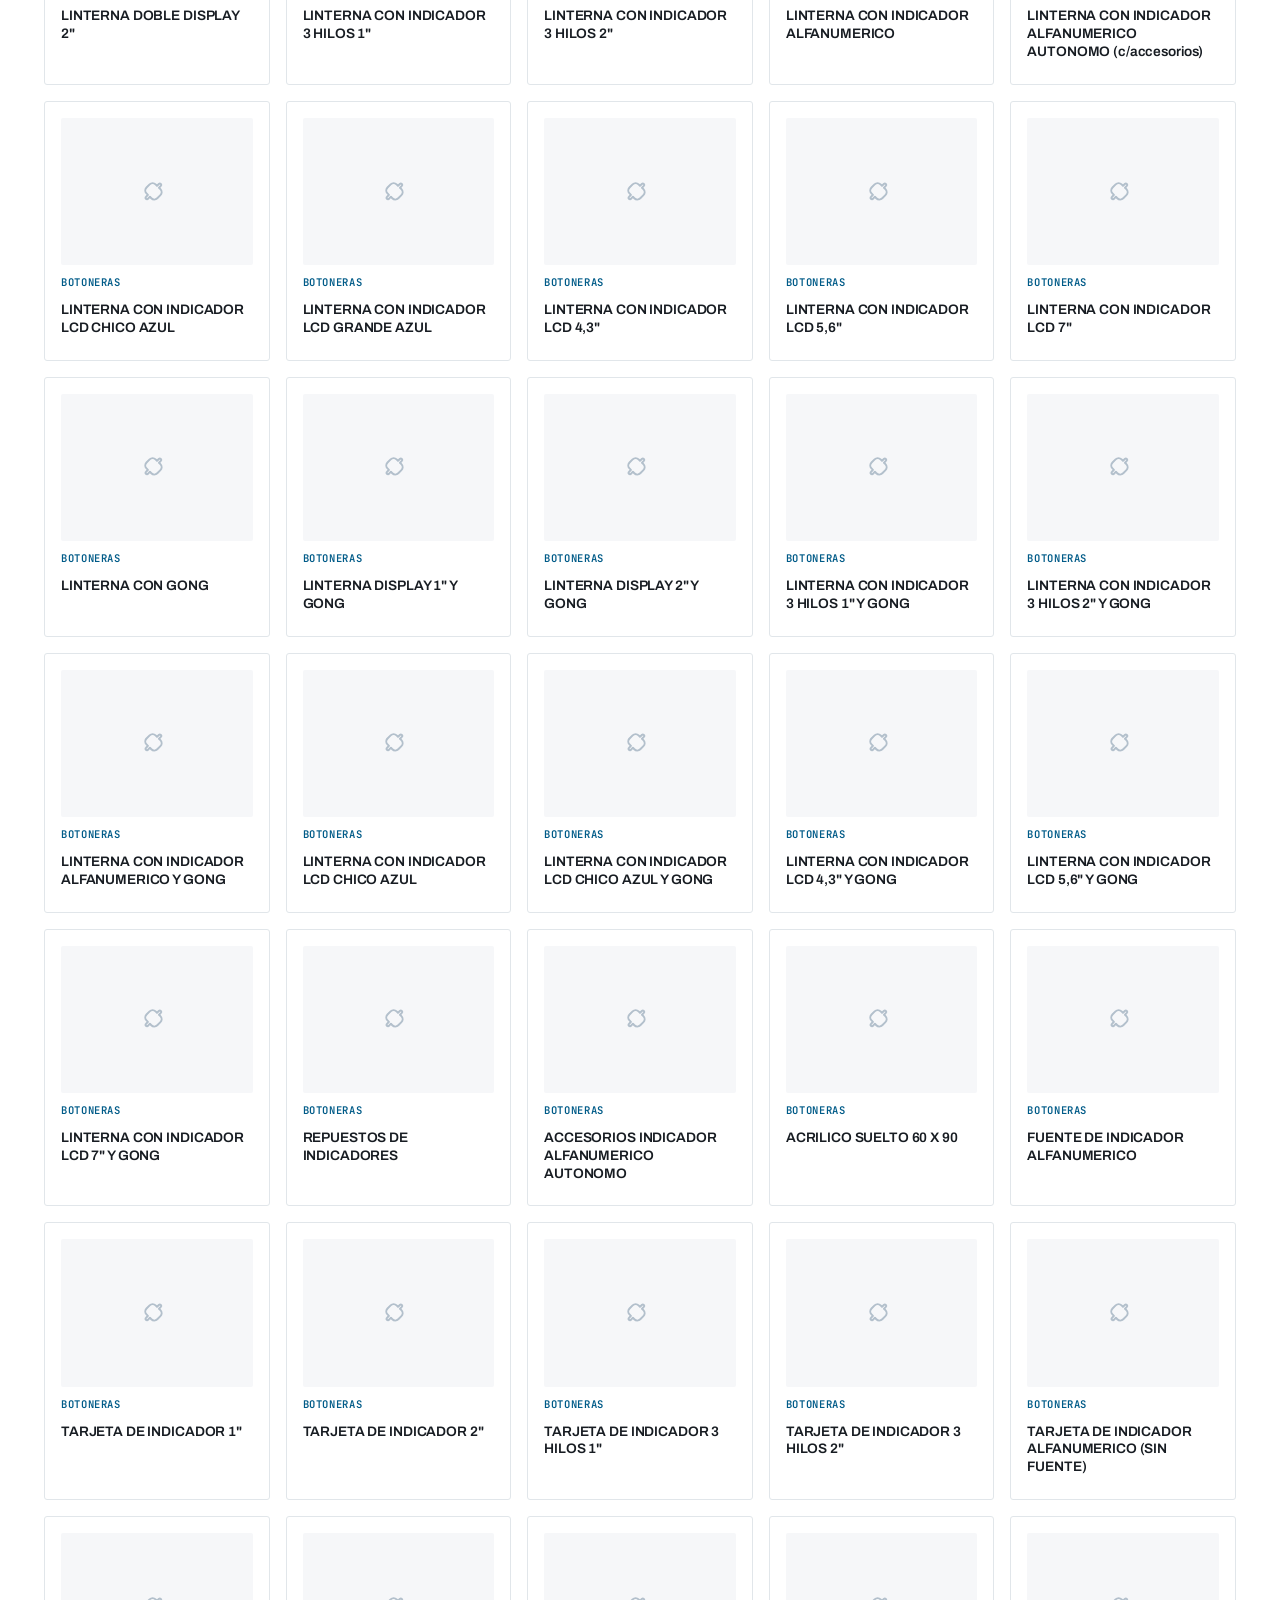
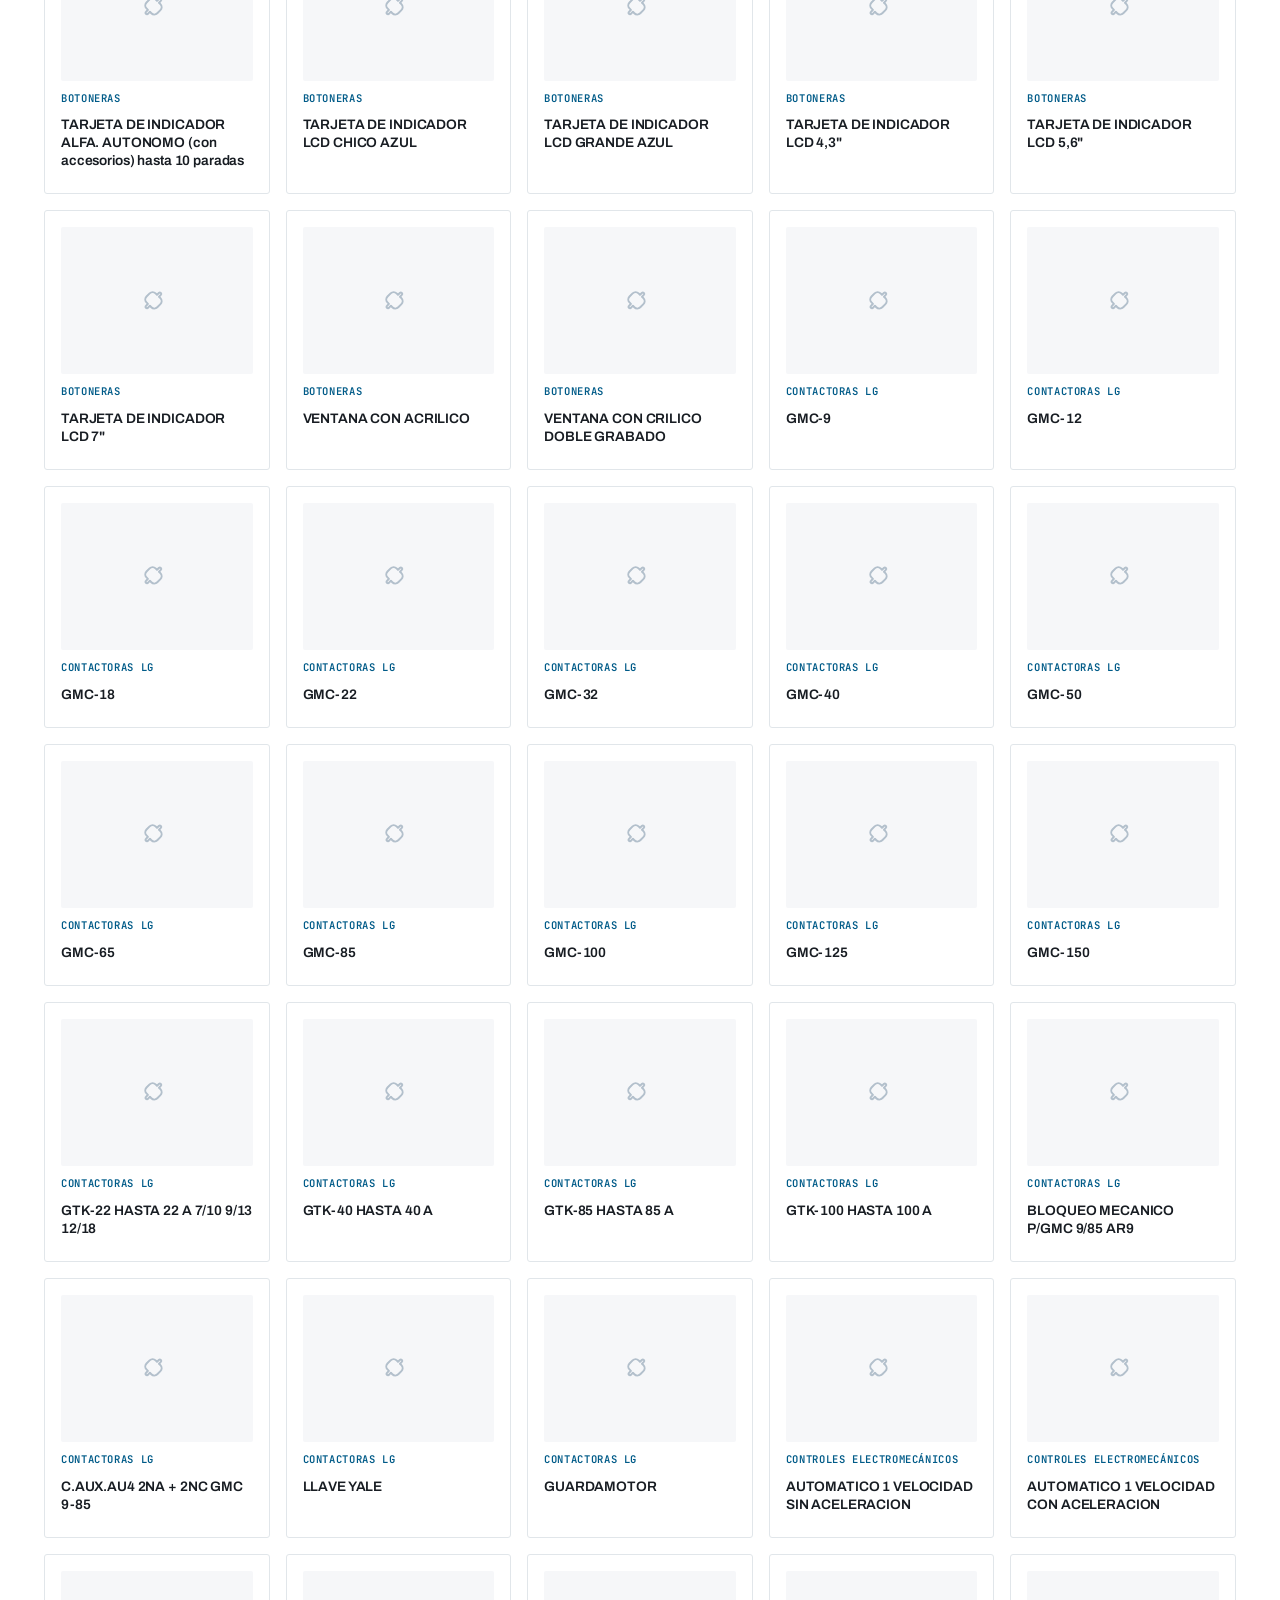
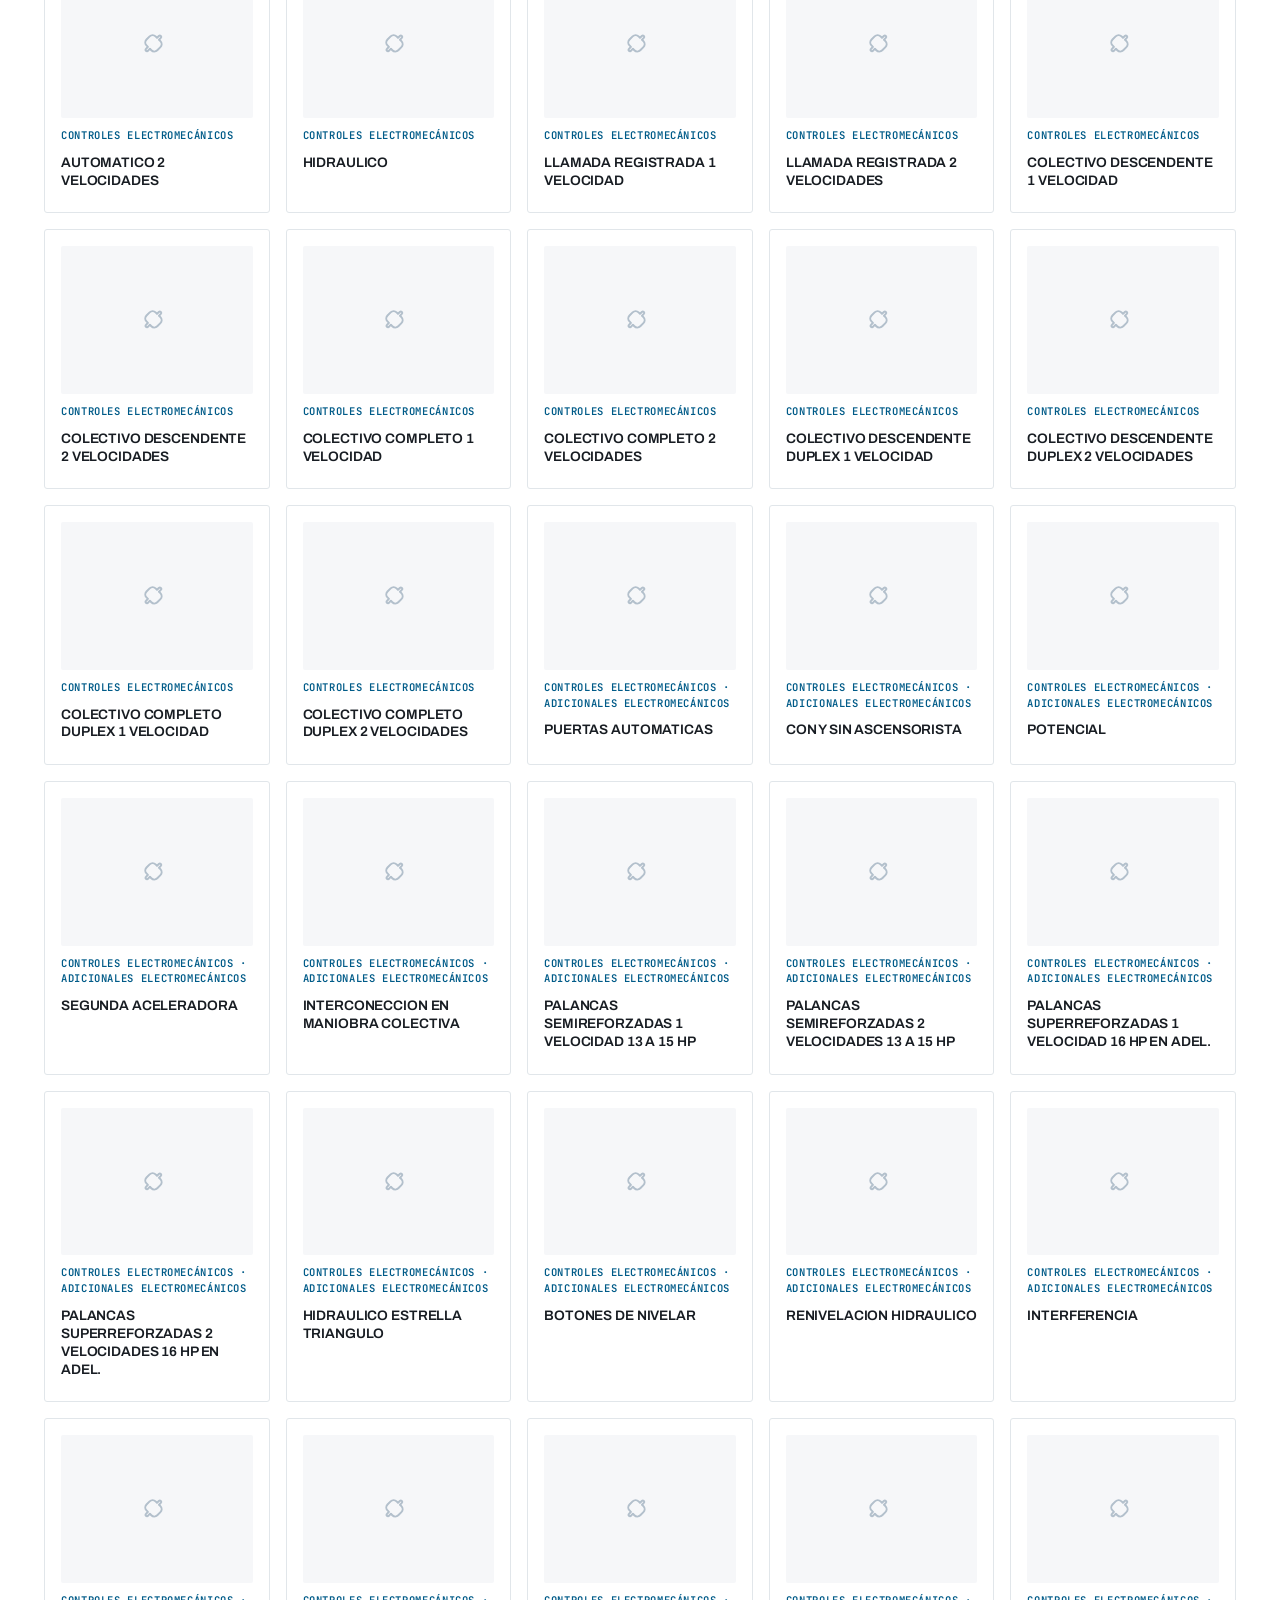
<file: productos-extra.html>
<!DOCTYPE html>
<html lang="es">
<head>
<meta charset="UTF-8">
<meta name="viewport" content="width=device-width, initial-scale=1">
<title>Controles y Accesorios — MACLAR</title>
<meta name="description" content="Catálogo técnico MACLAR: placas y accesorios, controles electrónicos, botoneras, contactoras LG y controles electromecánicos.">
<link rel="icon" href="data:image/svg+xml,<svg xmlns=%22http://www.w3.org/2000/svg%22 viewBox=%220 0 100 100%22><rect width=%22100%22 height=%22100%22 rx=%2222%22 fill=%22%2310161d%22/><text x=%2250%22 y=%2266%22 font-size=%2258%22 text-anchor=%22middle%22 fill=%22%230072ad%22 font-family=%22sans-serif%22 font-weight=%22800%22>M</text></svg>">
<link rel="preconnect" href="https://fonts.googleapis.com">
<link rel="preconnect" href="https://fonts.gstatic.com" crossorigin>
<link href="https://fonts.googleapis.com/css2?family=Inter:wght@400;500;600;700&family=Archivo:wght@600;700;800;900&family=JetBrains+Mono:wght@500;600;700&display=swap" rel="stylesheet">
<link rel="stylesheet" href="css/styles.css">
<noscript><style>[data-reveal], [data-reveal] * { opacity: 1 !important; transform: none !important; }</style></noscript>
</head>
<body>
<a class="skip-link" href="#contenido">Saltear al contenido</a>

<header class="site-header">
  <div class="site-header__inner">
    <a class="brand" href="index.html">
      <img class="brand__logo" src="assets/logo/maclar-logo.svg" alt="MACLAR — Industrias Electromecánicas" width="337" height="80">
    </a>
    <nav class="nav-desktop" aria-label="Navegación principal">
      <a href="index.html">Inicio</a>
      <a href="index.html#catalogo">Productos</a>
      <a href="repuestos.html">Repuestos</a>
      <a href="productos-extra.html" aria-current="page">Controles y Accesorios</a>
      <a href="index.html#empresa">Empresa</a>
      <a href="index.html#contacto">Contacto</a>
    </nav>
    <div class="header-actions">
      <a class="btn btn-primary" href="index.html#contacto">Solicitar cotización</a>
      <button class="menu-toggle" data-menu-toggle aria-expanded="false" aria-controls="mobile-nav" aria-label="Abrir menú">
        <span></span>
      </button>
    </div>
  </div>
  <nav id="mobile-nav" class="mobile-nav" data-mobile-nav aria-label="Navegación móvil">
    <a href="index.html">Inicio</a>
    <a href="index.html#catalogo">Productos</a>
    <a href="repuestos.html">Repuestos</a>
    <a href="productos-extra.html">Controles y Accesorios</a>
    <a href="index.html#empresa">Empresa</a>
    <a href="index.html#contacto">Contacto</a>
    <a class="btn btn-primary" href="index.html#contacto">Solicitar cotización</a>
  </nav>
</header>

<main id="contenido">
  <p class="breadcrumbs container"><a href="index.html">Inicio</a><span aria-hidden="true">/</span><span>Controles y Accesorios</span></p>

  <section class="section" style="padding-top:20px;">
    <div class="container">
      <div class="section-head" data-reveal>
        <p class="eyebrow">Catálogo técnico</p>
        <h1>Controles y accesorios</h1>
        <p class="lede">Placas y accesorios, controles electrónicos y electromecánicos, botoneras y contactoras LG. Catálogo de referencia por nombre de producto; precios e imágenes se incorporan próximamente.</p>
      </div>

      <div class="repuestos-toolbar" data-reveal>
        <div class="field repuestos-search">
          <input type="search" placeholder="Buscar producto por nombre…" aria-label="Buscar producto" data-extra-search>
        </div>
        <div class="filters" role="group" aria-label="Filtrar por categoría" data-extra-filters>
          <button class="filter-chip" data-filter-chip="todos" aria-pressed="true">Todos</button>
        </div>
      </div>

      <p class="repuestos-count" data-extra-count></p>
      <div class="repuestos-grid" data-extra-grid data-reveal></div>
      <p class="repuestos-empty" data-extra-empty hidden>No encontramos productos que coincidan con la búsqueda.</p>
    </div>
  </section>
</main>

<footer class="site-footer">
  <div class="container">
    <div class="footer-grid">
      <div>
        <a class="brand" href="index.html" style="margin-bottom:14px; display:inline-flex;">
          <img class="brand__logo" src="assets/logo/maclar-logo-white.svg" alt="MACLAR — Industrias Electromecánicas" width="337" height="80">
        </a>
        <p style="max-width:34ch; font-size:.88rem; color:rgba(255,255,255,.55);">Fabricación de sistemas de comando y señalización para ascensores y montacargas desde 1975.</p>
      </div>
      <div>
        <h4>Navegación</h4>
        <ul>
          <li><a href="index.html#catalogo">Productos</a></li>
          <li><a href="repuestos.html">Repuestos</a></li>
          <li><a href="productos-extra.html">Controles y Accesorios</a></li>
          <li><a href="index.html#empresa">Empresa</a></li>
          <li><a href="index.html#contacto">Contacto</a></li>
        </ul>
      </div>
      <div>
        <h4>Contacto</h4>
        <ul>
          <li>Santa Elena 337, Barracas, CABA</li>
          <li>+54 11 4303-2389</li>
          <li>Maclarsrl@gmail.com</li>
        </ul>
      </div>
    </div>
    <div class="footer-bottom">
      <span>© <span data-year></span> Industrias Electromecánicas MACLAR S.R.L.</span>
      <span>Sitio de referencia no oficial, elaborado a partir de información pública.</span>
    </div>
  </div>
</footer>

<script src="js/products.js"></script>
<script src="js/productos-extra.js"></script>
<script src="js/main.js"></script>
</body>
</html>
</file>
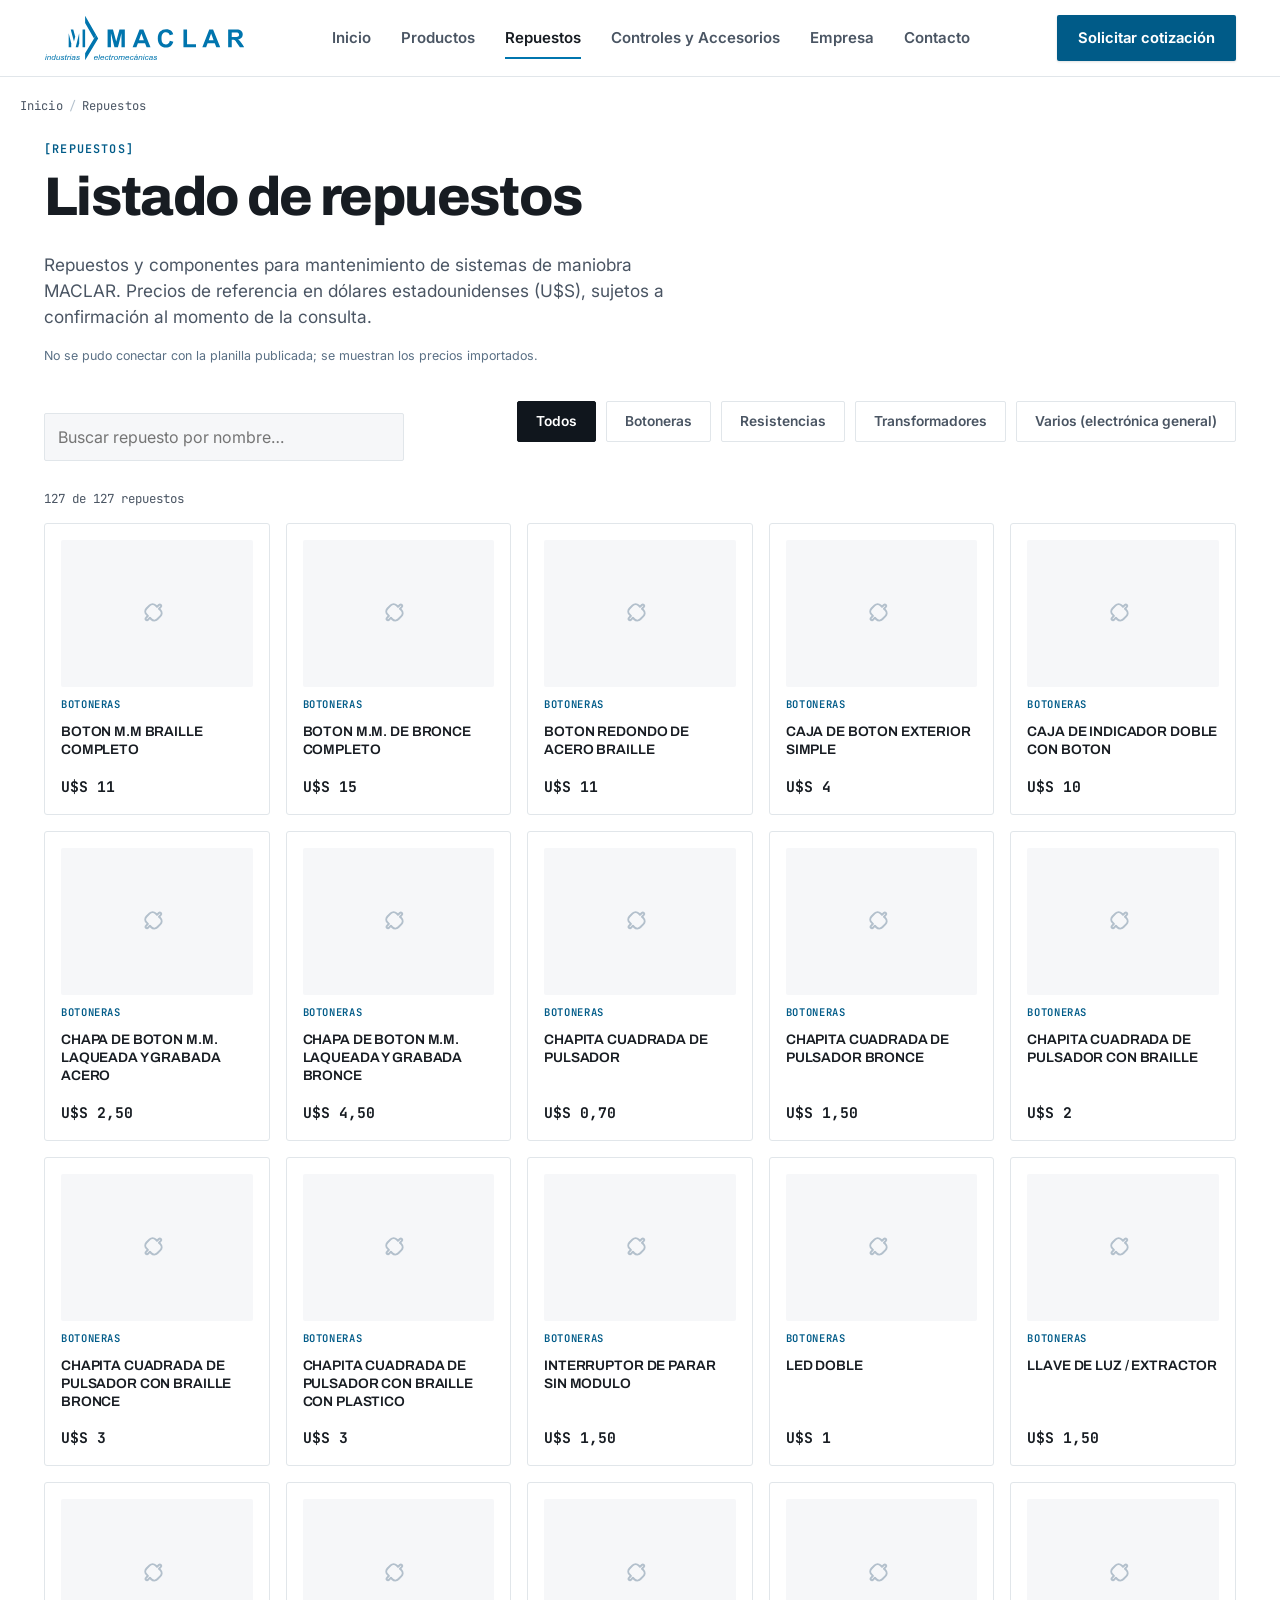
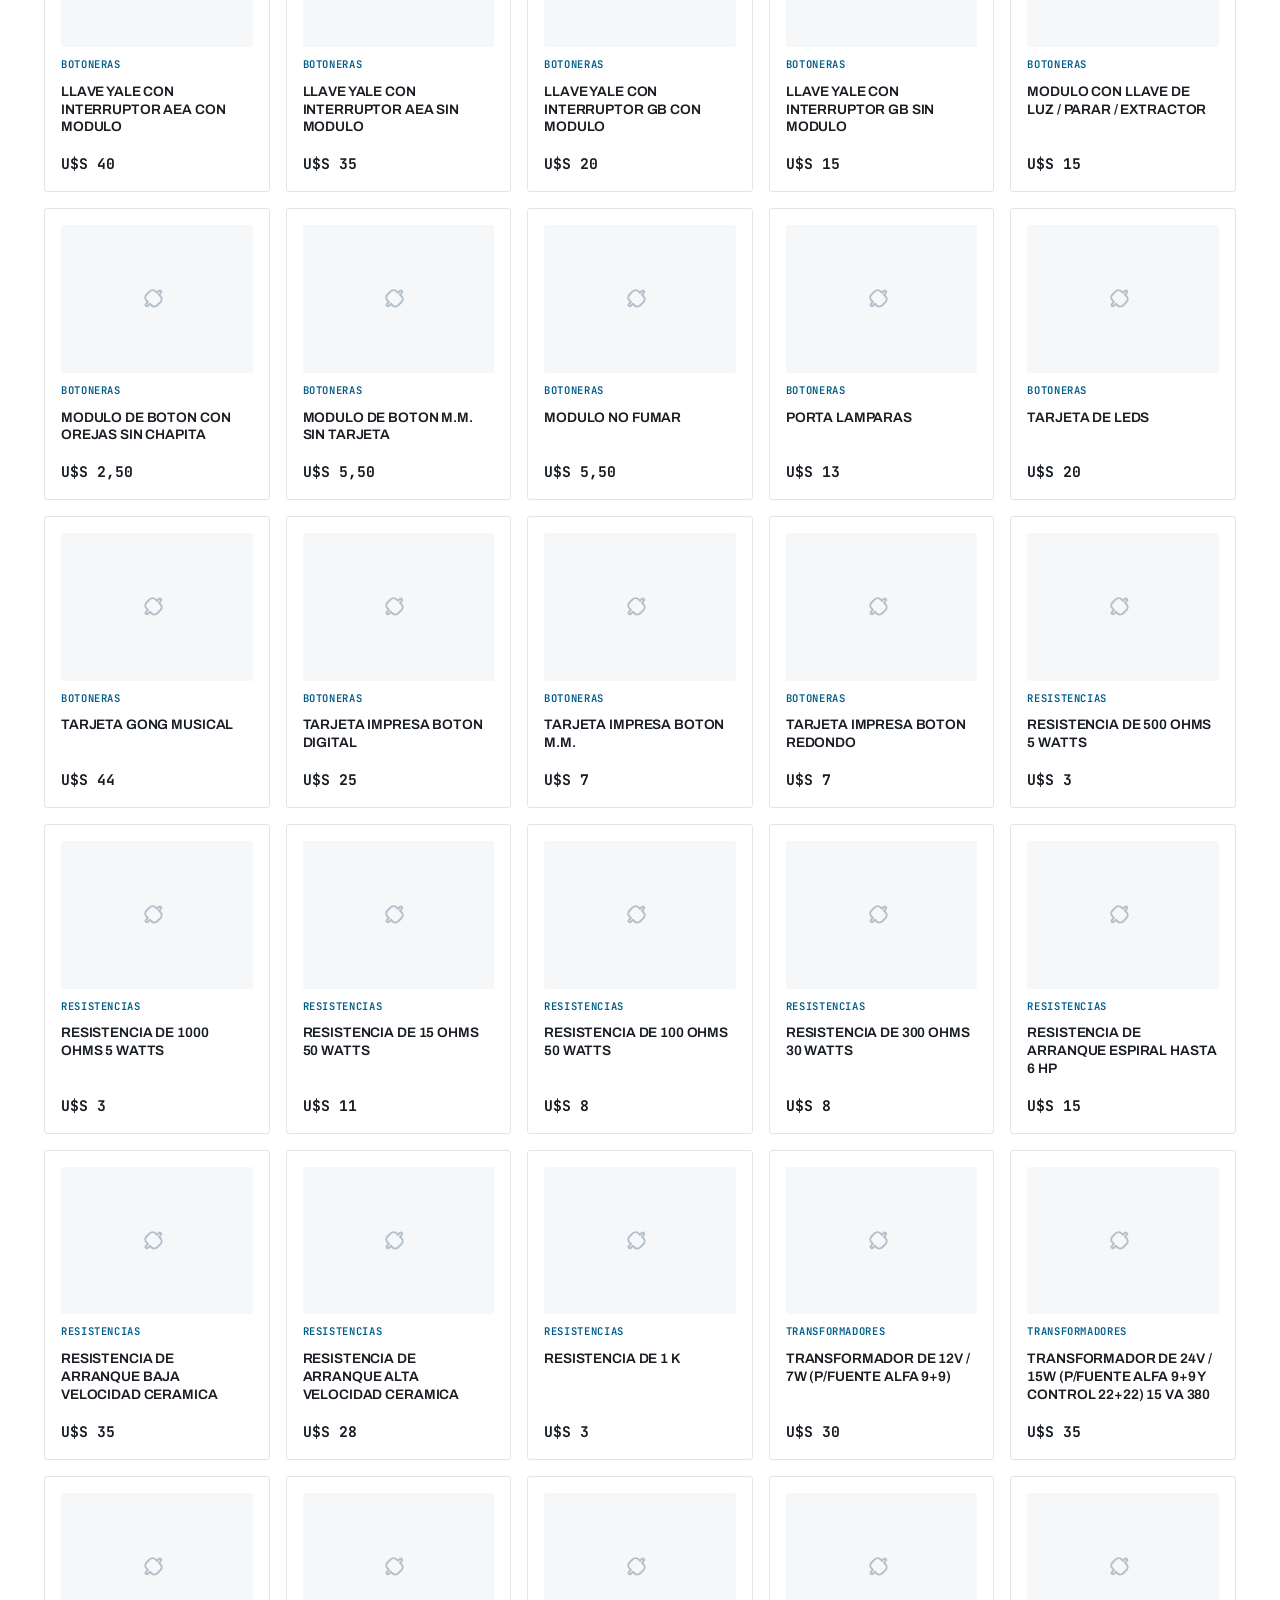
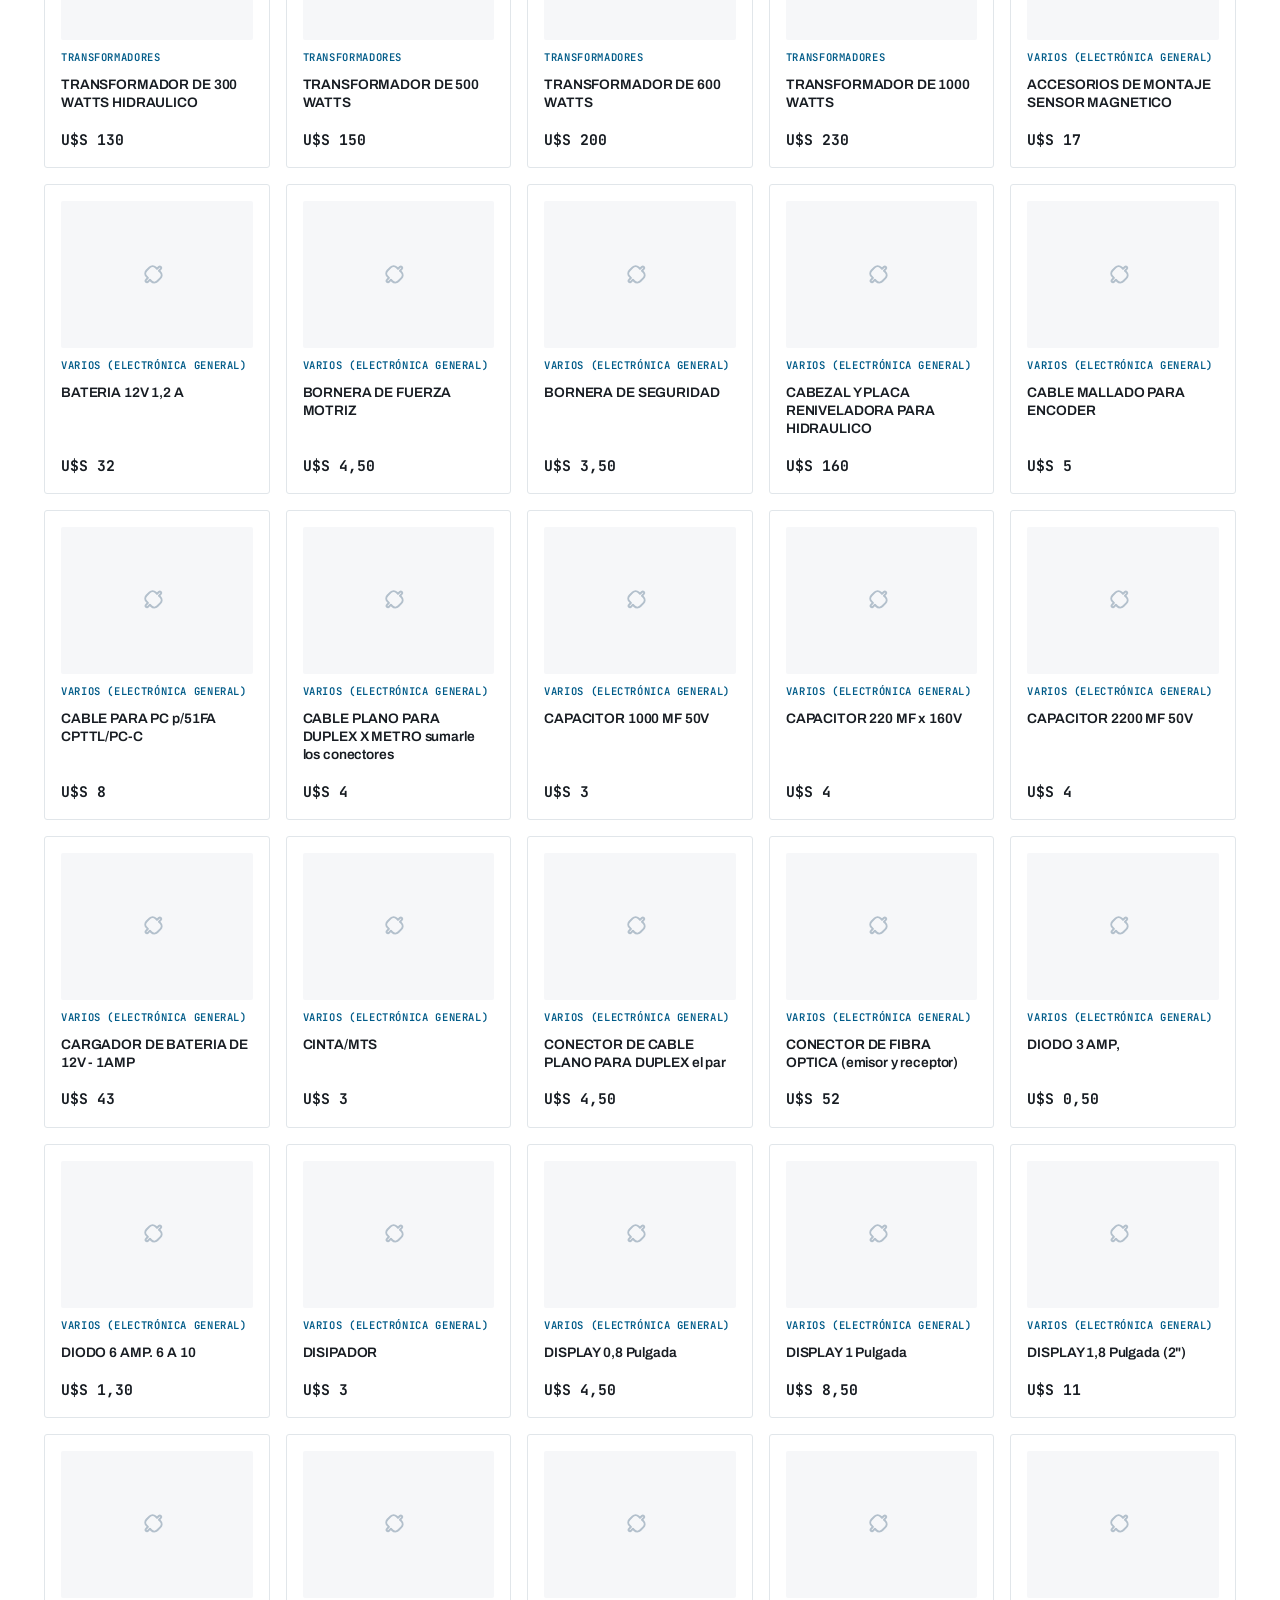
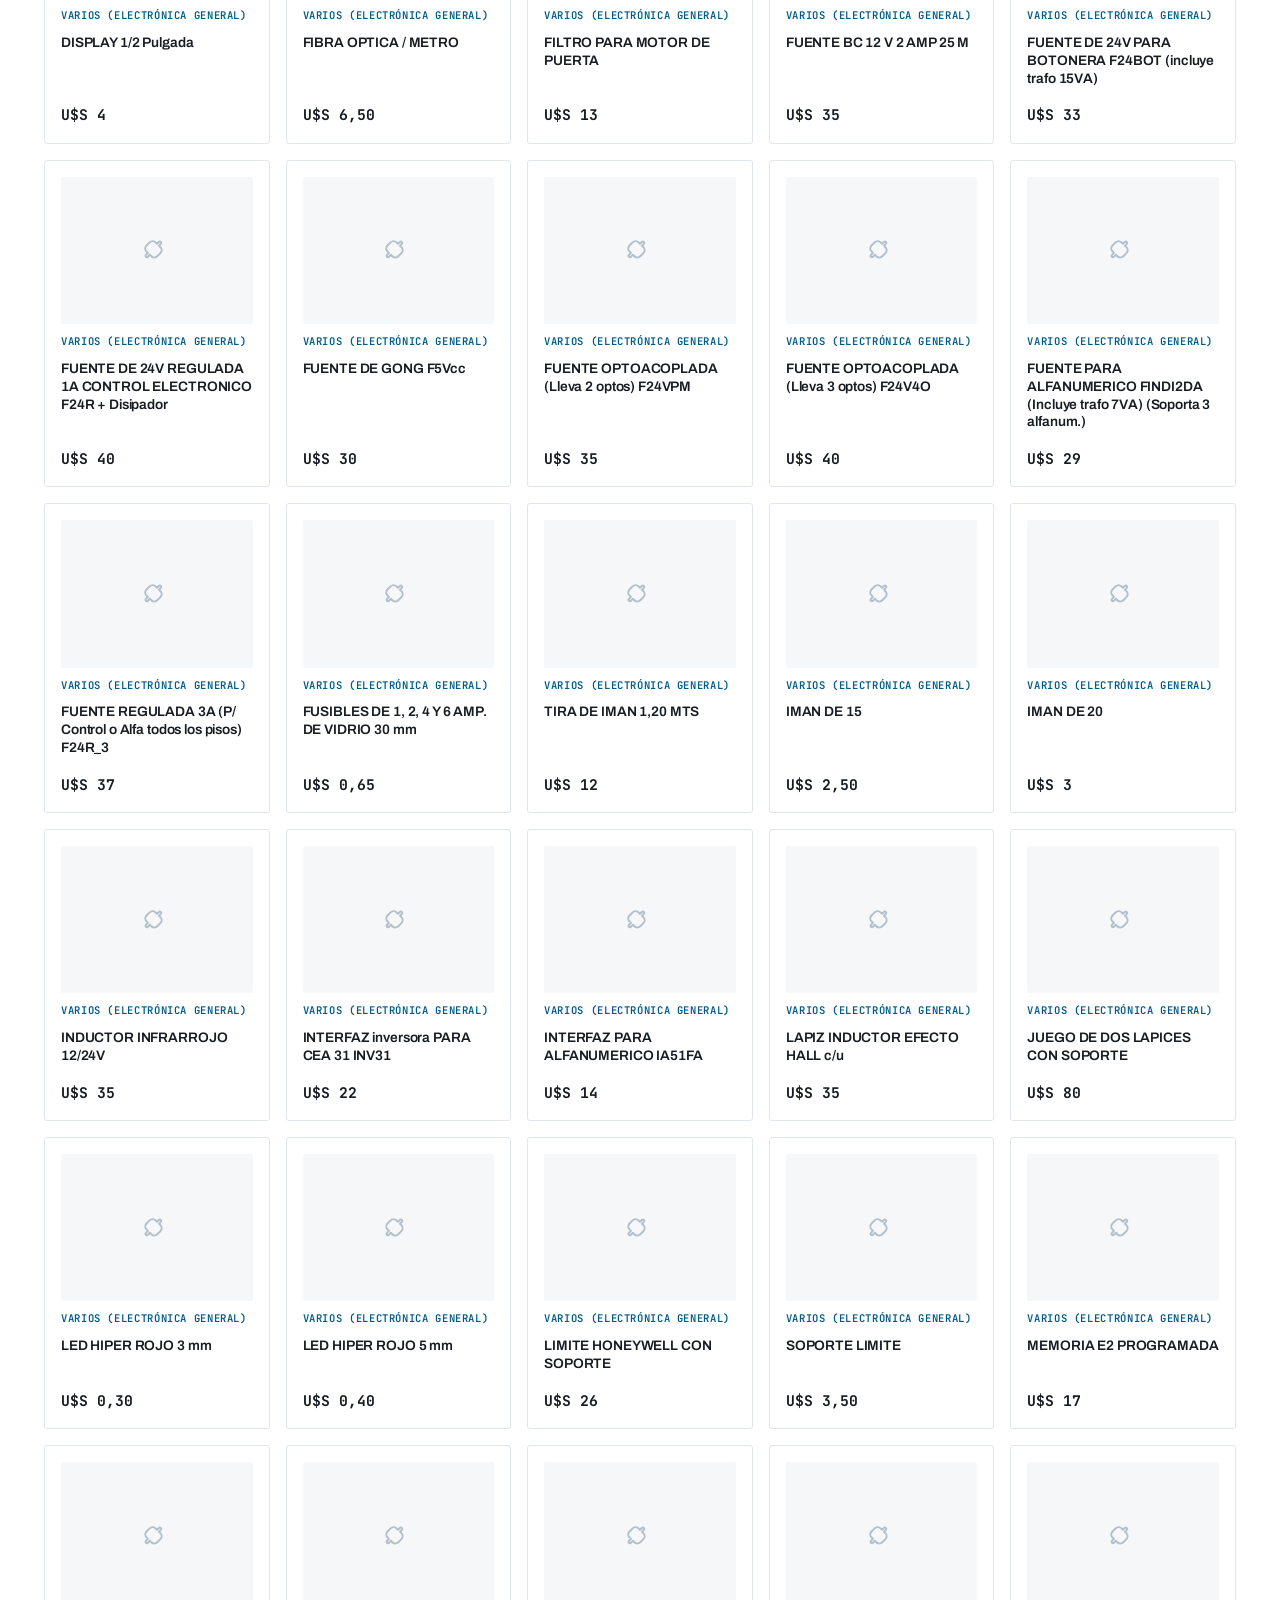
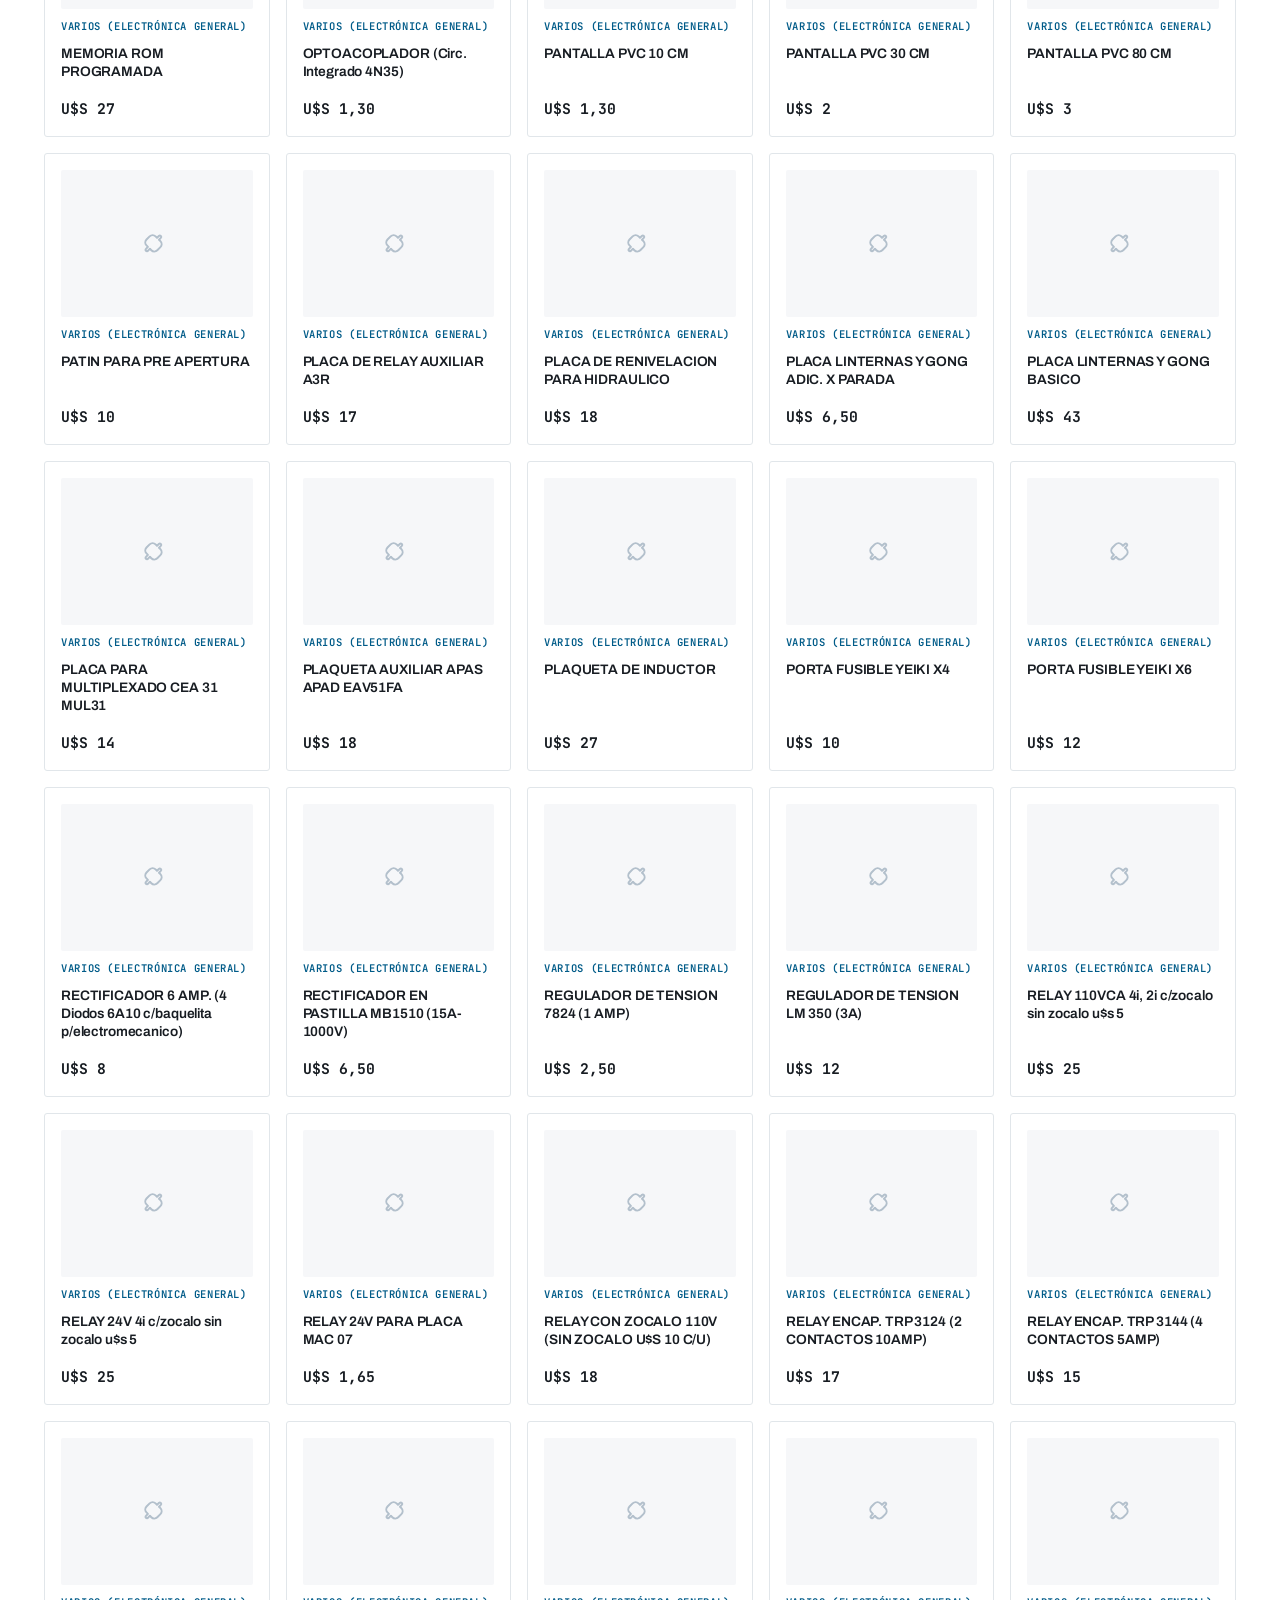
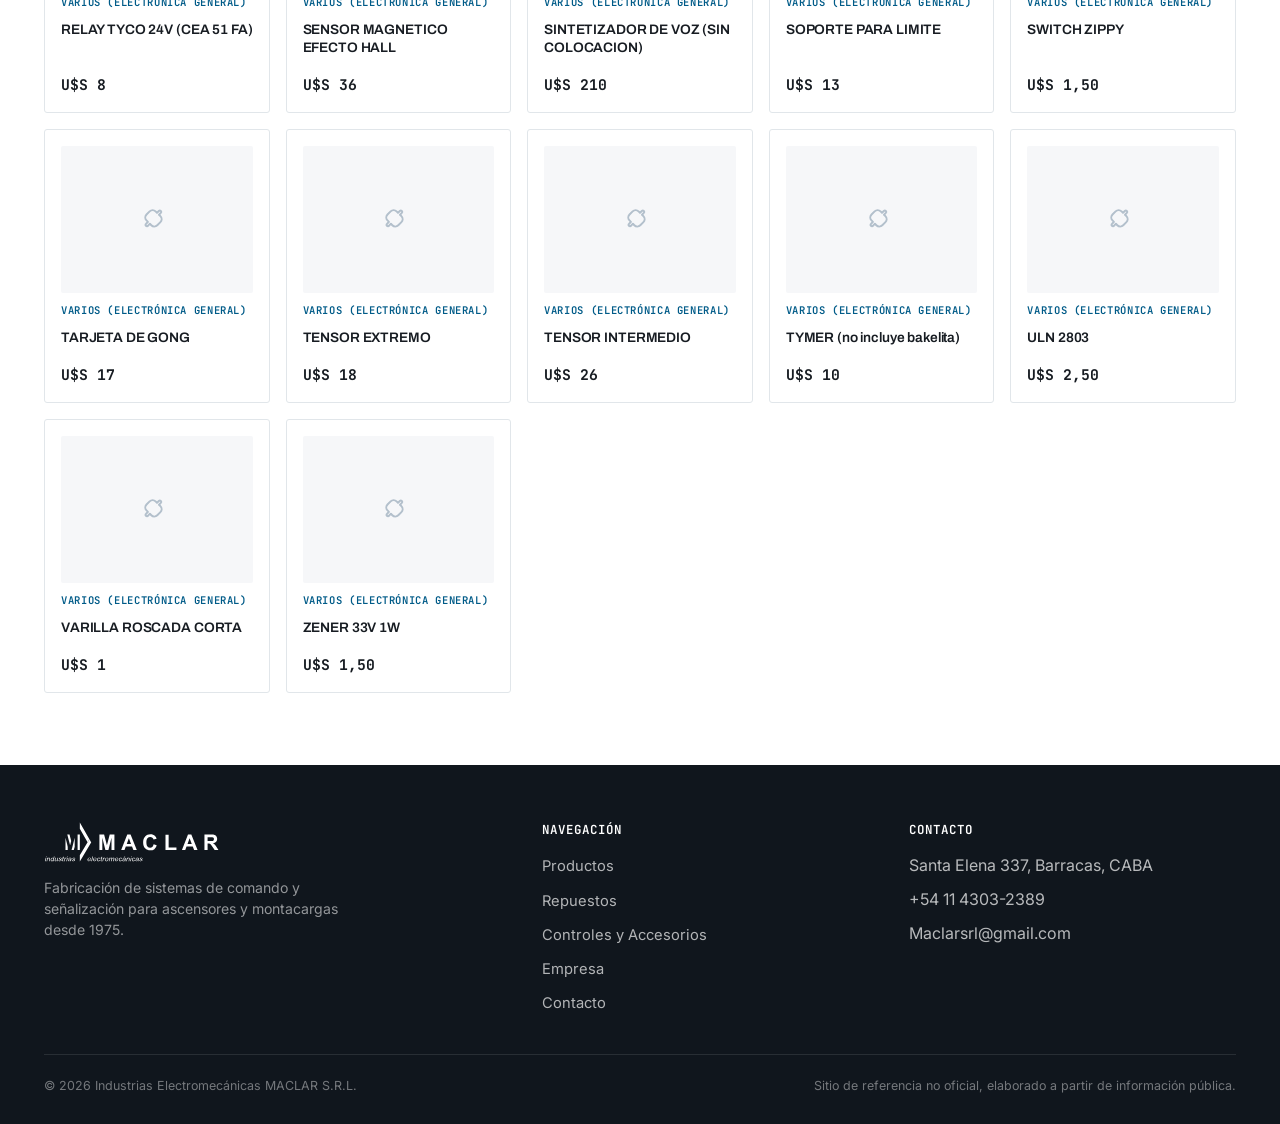
<file: repuestos.html>
<!DOCTYPE html>
<html lang="es">
<head>
<meta charset="UTF-8">
<meta name="viewport" content="width=device-width, initial-scale=1">
<title>Repuestos — MACLAR</title>
<meta name="description" content="Listado de repuestos MACLAR con precios de referencia en dólares: botoneras, resistencias, transformadores y electrónica general.">
<link rel="icon" href="data:image/svg+xml,<svg xmlns=%22http://www.w3.org/2000/svg%22 viewBox=%220 0 100 100%22><rect width=%22100%22 height=%22100%22 rx=%2222%22 fill=%22%2310161d%22/><text x=%2250%22 y=%2266%22 font-size=%2258%22 text-anchor=%22middle%22 fill=%22%230072ad%22 font-family=%22sans-serif%22 font-weight=%22800%22>M</text></svg>">
<link rel="preconnect" href="https://fonts.googleapis.com">
<link rel="preconnect" href="https://fonts.gstatic.com" crossorigin>
<link href="https://fonts.googleapis.com/css2?family=Inter:wght@400;500;600;700&family=Archivo:wght@600;700;800;900&family=JetBrains+Mono:wght@500;600;700&display=swap" rel="stylesheet">
<link rel="stylesheet" href="css/styles.css">
<noscript><style>[data-reveal], [data-reveal] * { opacity: 1 !important; transform: none !important; }</style></noscript>
</head>
<body>
<a class="skip-link" href="#contenido">Saltear al contenido</a>

<header class="site-header">
  <div class="site-header__inner">
    <a class="brand" href="index.html">
      <img class="brand__logo" src="assets/logo/maclar-logo.svg" alt="MACLAR — Industrias Electromecánicas" width="337" height="80">
    </a>
    <nav class="nav-desktop" aria-label="Navegación principal">
      <a href="index.html">Inicio</a>
      <a href="index.html#catalogo">Productos</a>
      <a href="repuestos.html" aria-current="page">Repuestos</a>
      <a href="productos-extra.html">Controles y Accesorios</a>
      <a href="index.html#empresa">Empresa</a>
      <a href="index.html#contacto">Contacto</a>
    </nav>
    <div class="header-actions">
      <a class="btn btn-primary" href="index.html#contacto">Solicitar cotización</a>
      <button class="menu-toggle" data-menu-toggle aria-expanded="false" aria-controls="mobile-nav" aria-label="Abrir menú">
        <span></span>
      </button>
    </div>
  </div>
  <nav id="mobile-nav" class="mobile-nav" data-mobile-nav aria-label="Navegación móvil">
    <a href="index.html">Inicio</a>
    <a href="index.html#catalogo">Productos</a>
    <a href="repuestos.html">Repuestos</a>
    <a href="productos-extra.html">Controles y Accesorios</a>
    <a href="index.html#empresa">Empresa</a>
    <a href="index.html#contacto">Contacto</a>
    <a class="btn btn-primary" href="index.html#contacto">Solicitar cotización</a>
  </nav>
</header>

<main id="contenido">
  <p class="breadcrumbs container"><a href="index.html">Inicio</a><span aria-hidden="true">/</span><span>Repuestos</span></p>

  <section class="section" style="padding-top:20px;">
    <div class="container">
      <div class="section-head" data-reveal>
        <p class="eyebrow">Repuestos</p>
        <h1>Listado de repuestos</h1>
        <p class="lede">Repuestos y componentes para mantenimiento de sistemas de maniobra MACLAR. Precios de referencia en dólares estadounidenses (U$S), sujetos a confirmación al momento de la consulta.</p>
        <p class="specs-note" data-repuestos-sync-note style="margin-top:10px;"></p>
      </div>

      <div class="repuestos-toolbar" data-reveal>
        <div class="field repuestos-search">
          <input type="search" placeholder="Buscar repuesto por nombre…" aria-label="Buscar repuesto" data-repuestos-search>
        </div>
        <div class="filters" role="group" aria-label="Filtrar repuestos por categoría" data-repuestos-filters>
          <button class="filter-chip" data-filter-chip="todos" aria-pressed="true">Todos</button>
        </div>
      </div>

      <p class="repuestos-count" data-repuestos-count></p>
      <div class="repuestos-grid" data-repuestos-grid data-reveal></div>
      <p class="repuestos-empty" data-repuestos-empty hidden>No encontramos repuestos que coincidan con la búsqueda.</p>
    </div>
  </section>
</main>

<footer class="site-footer">
  <div class="container">
    <div class="footer-grid">
      <div>
        <a class="brand" href="index.html" style="margin-bottom:14px; display:inline-flex;">
          <img class="brand__logo" src="assets/logo/maclar-logo-white.svg" alt="MACLAR — Industrias Electromecánicas" width="337" height="80">
        </a>
        <p style="max-width:34ch; font-size:.88rem; color:rgba(255,255,255,.55);">Fabricación de sistemas de comando y señalización para ascensores y montacargas desde 1975.</p>
      </div>
      <div>
        <h4>Navegación</h4>
        <ul>
          <li><a href="index.html#catalogo">Productos</a></li>
          <li><a href="repuestos.html">Repuestos</a></li>
          <li><a href="productos-extra.html">Controles y Accesorios</a></li>
          <li><a href="index.html#empresa">Empresa</a></li>
          <li><a href="index.html#contacto">Contacto</a></li>
        </ul>
      </div>
      <div>
        <h4>Contacto</h4>
        <ul>
          <li>Santa Elena 337, Barracas, CABA</li>
          <li>+54 11 4303-2389</li>
          <li>Maclarsrl@gmail.com</li>
        </ul>
      </div>
    </div>
    <div class="footer-bottom">
      <span>© <span data-year></span> Industrias Electromecánicas MACLAR S.R.L.</span>
      <span>Sitio de referencia no oficial, elaborado a partir de información pública.</span>
    </div>
  </div>
</footer>

<script src="js/products.js"></script>
<script src="js/repuestos.js"></script>
<script src="js/main.js"></script>
</body>
</html>
</file>
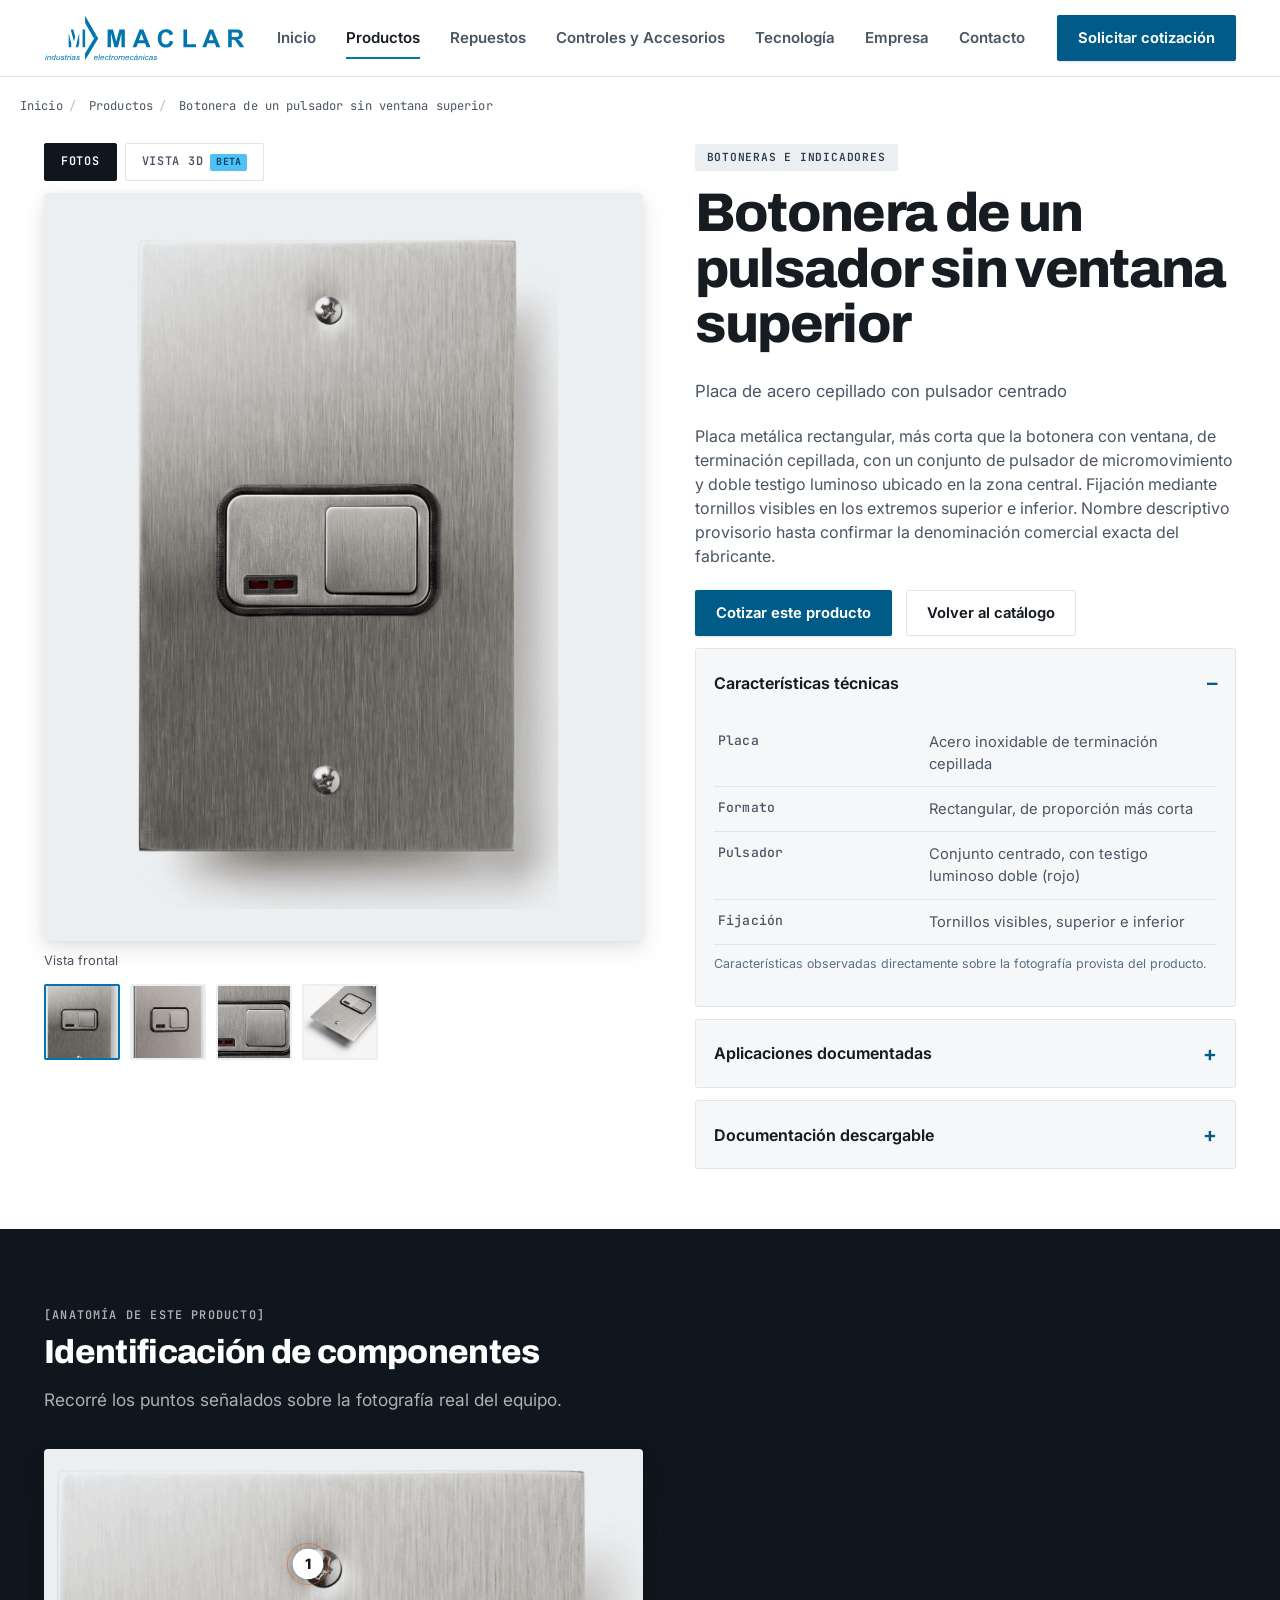
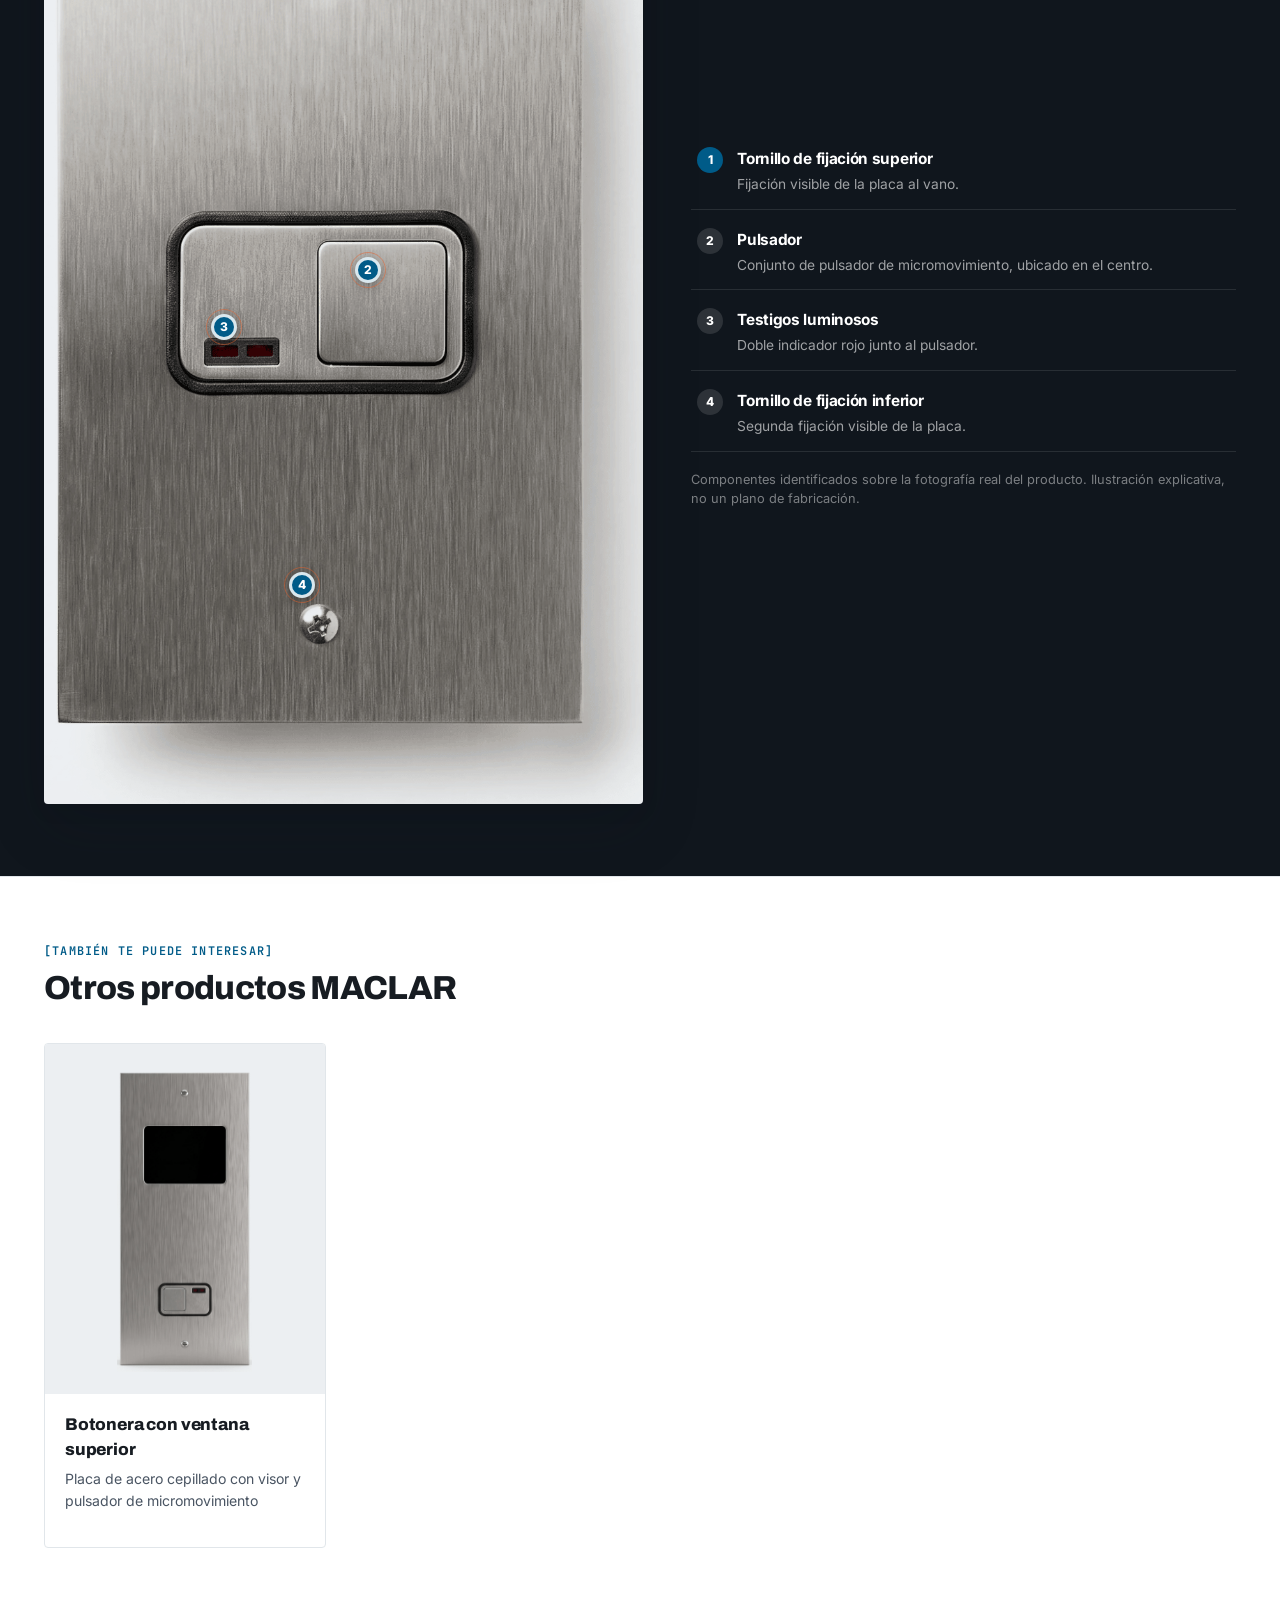
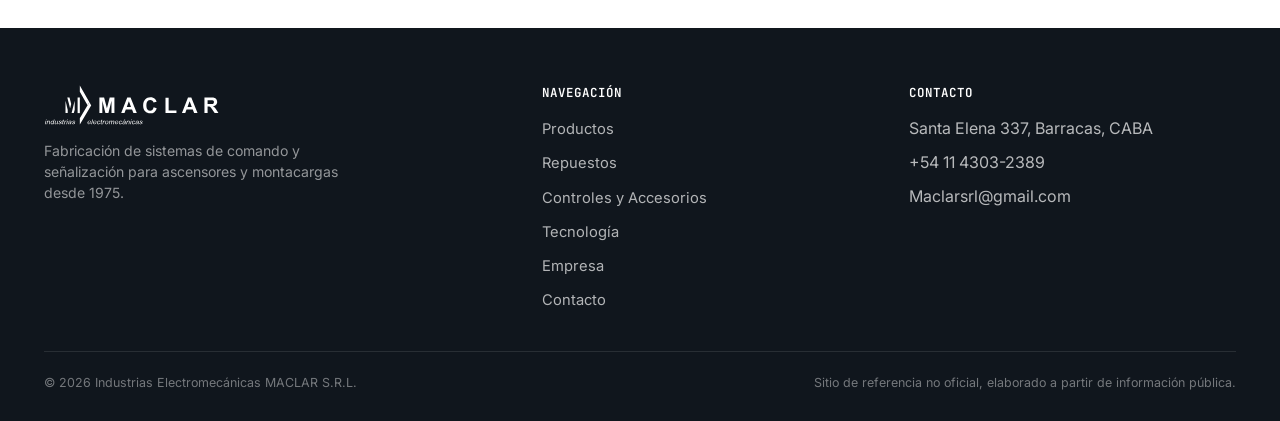
<file: productos/botonera-pulsador.html>
<!DOCTYPE html>
<html lang="es">
<head>
<meta charset="UTF-8">
<meta name="viewport" content="width=device-width, initial-scale=1">
<title>Producto — MACLAR</title>
<meta name="description" content="Ficha de producto MACLAR.">
<link rel="icon" href="data:image/svg+xml,<svg xmlns=%22http://www.w3.org/2000/svg%22 viewBox=%220 0 100 100%22><rect width=%22100%22 height=%22100%22 rx=%2222%22 fill=%22%2310161d%22/><text x=%2250%22 y=%2266%22 font-size=%2258%22 text-anchor=%22middle%22 fill=%22%230072ad%22 font-family=%22sans-serif%22 font-weight=%22800%22>M</text></svg>">
<link rel="preconnect" href="https://fonts.googleapis.com">
<link rel="preconnect" href="https://fonts.gstatic.com" crossorigin>
<link href="https://fonts.googleapis.com/css2?family=Inter:wght@400;500;600;700&family=Archivo:wght@600;700;800;900&family=JetBrains+Mono:wght@500;600;700&display=swap" rel="stylesheet">
<link rel="stylesheet" href="../css/styles.css">
<noscript><style>[data-reveal], [data-reveal] * { opacity: 1 !important; transform: none !important; }</style></noscript>
<script>window.MACLAR_ROOT = "../";</script>
<script type="module" src="../assets/vendor/model-viewer.min.js"></script>
</head>
<body data-product-page="botonera-pulsador">
<a class="skip-link" href="#contenido">Saltear al contenido</a>

<header class="site-header">
  <div class="site-header__inner">
    <a class="brand" href="../index.html">
      <img class="brand__logo" src="../assets/logo/maclar-logo.svg" alt="MACLAR — Industrias Electromecánicas" width="337" height="80">
    </a>
    <nav class="nav-desktop" aria-label="Navegación principal">
      <a href="../index.html">Inicio</a>
      <a href="../index.html#catalogo" aria-current="page">Productos</a>
      <a href="../repuestos.html">Repuestos</a>
      <a href="../productos-extra.html">Controles y Accesorios</a>
      <a href="../index.html#anatomia">Tecnología</a>
      <a href="../index.html#empresa">Empresa</a>
      <a href="../index.html#contacto">Contacto</a>
    </nav>
    <div class="header-actions">
      <a class="btn btn-primary" href="../index.html#contacto">Solicitar cotización</a>
      <button class="menu-toggle" data-menu-toggle aria-expanded="false" aria-controls="mobile-nav" aria-label="Abrir menú"><span></span></button>
    </div>
  </div>
  <nav id="mobile-nav" class="mobile-nav" data-mobile-nav aria-label="Navegación móvil">
    <a href="../index.html">Inicio</a>
    <a href="../index.html#catalogo">Productos</a>
    <a href="../repuestos.html">Repuestos</a>
    <a href="../productos-extra.html">Controles y Accesorios</a>
    <a href="../index.html#anatomia">Tecnología</a>
    <a href="../index.html#empresa">Empresa</a>
    <a href="../index.html#contacto">Contacto</a>
    <a class="btn btn-primary" href="../index.html#contacto">Solicitar cotización</a>
  </nav>
</header>

<main id="contenido">
  <p class="breadcrumbs container" data-p-breadcrumb></p>

  <section class="product-hero">
    <div class="container product-hero-grid">
      <div data-gallery>
        <div class="gallery__tabs" role="tablist">
          <button type="button" class="gallery__tab" data-gallery-tab="photos" role="tab" aria-pressed="true">Fotos</button>
          <button type="button" class="gallery__tab" data-gallery-tab="3d" role="tab" aria-pressed="false" hidden data-3d-tab>Vista 3D <span class="gallery__tab-badge">Beta</span></button>
        </div>
        <div class="gallery__view" data-gallery-view="photos">
          <div class="gallery__main" data-gallery-main></div>
          <p class="gallery__caption" data-gallery-caption></p>
          <div class="gallery__thumbs" data-gallery-thumbs></div>
        </div>
        <div class="gallery__view" data-gallery-view="3d" hidden>
          <div class="gallery__3d-frame" data-3d-frame data-loading="true">
            <model-viewer data-model-viewer camera-controls touch-action="pan-y" auto-rotate rotation-per-second="18deg" shadow-intensity="1" exposure="0.95" interaction-prompt="none"></model-viewer>
          </div>
          <p class="gallery__3d-note">Vista 3D aproximada, generada con inteligencia artificial a partir de las fotografías reales del producto. Puede diferir en detalles respecto de la unidad física — no reemplaza a las fotos ni a una consulta técnica directa.</p>
        </div>
      </div>
      <div>
        <span class="product-category-tag" data-p-category></span>
        <h1 data-p-title></h1>
        <p class="product-tagline" data-p-tagline></p>
        <p data-p-description></p>

        <div class="product-cta-row">
          <a class="btn btn-primary" data-p-consult href="#">Cotizar este producto</a>
          <a class="btn btn-ghost" href="../index.html#catalogo">Volver al catálogo</a>
        </div>

        <details class="disclose" open>
          <summary>Características técnicas</summary>
          <div class="disclose__body">
            <table class="specs-table"><tbody data-p-specs></tbody></table>
            <p class="specs-note" data-p-specs-note></p>
          </div>
        </details>
        <details class="disclose">
          <summary>Aplicaciones documentadas</summary>
          <div class="disclose__body"><p data-p-applications></p></div>
        </details>
        <details class="disclose">
          <summary>Documentación descargable</summary>
          <div class="disclose__body"><p>No contamos con un archivo de documentación verificado para publicar en esta ficha por el momento. Escribinos y te acercamos la información disponible.</p></div>
        </details>
      </div>
    </div>
  </section>

  <section class="section anatomy">
    <div class="container">
      <div class="section-head" data-reveal>
        <p class="eyebrow">Anatomía de este producto</p>
        <h2>Identificación de componentes</h2>
        <p class="lede">Recorré los puntos señalados sobre la fotografía real del equipo.</p>
      </div>
      <div class="anatomy-grid" data-anatomy data-reveal>
        <div class="anatomy-figure">
          <div class="anatomy-figure__frame"><img data-anatomy-figure-img alt="" loading="eager" decoding="async"></div>
          <div data-anatomy-points></div>
        </div>
        <div>
          <div class="anatomy-list" data-anatomy-list></div>
          <p class="anatomy-note">Componentes identificados sobre la fotografía real del producto. Ilustración explicativa, no un plano de fabricación.</p>
        </div>
      </div>
    </div>
  </section>

  <section class="related">
    <div class="container">
      <div class="section-head" data-reveal>
        <p class="eyebrow">También te puede interesar</p>
        <h2>Otros productos MACLAR</h2>
      </div>
      <div class="product-grid" data-p-related data-reveal></div>
    </div>
  </section>
</main>

<footer class="site-footer">
  <div class="container">
    <div class="footer-grid">
      <div>
        <a class="brand" href="../index.html" style="color:#fff; margin-bottom:14px; display:inline-flex;">
          <img class="brand__logo" src="../assets/logo/maclar-logo-white.svg" alt="MACLAR — Industrias Electromecánicas" width="337" height="80">
        </a>
        <p style="max-width:34ch; font-size:.88rem; color:rgba(255,255,255,.55);">Fabricación de sistemas de comando y señalización para ascensores y montacargas desde 1975.</p>
      </div>
      <div>
        <h4>Navegación</h4>
        <ul>
          <li><a href="../index.html#catalogo">Productos</a></li>
          <li><a href="../repuestos.html">Repuestos</a></li>
          <li><a href="../productos-extra.html">Controles y Accesorios</a></li>
          <li><a href="../index.html#anatomia">Tecnología</a></li>
          <li><a href="../index.html#empresa">Empresa</a></li>
          <li><a href="../index.html#contacto">Contacto</a></li>
        </ul>
      </div>
      <div>
        <h4>Contacto</h4>
        <ul>
          <li>Santa Elena 337, Barracas, CABA</li>
          <li>+54 11 4303-2389</li>
          <li>Maclarsrl@gmail.com</li>
        </ul>
      </div>
    </div>
    <div class="footer-bottom">
      <span>© <span data-year></span> Industrias Electromecánicas MACLAR S.R.L.</span>
      <span>Sitio de referencia no oficial, elaborado a partir de información pública.</span>
    </div>
  </div>
</footer>

<script src="../js/products.js"></script>
<script src="../js/main.js"></script>
</body>
</html>
</file>
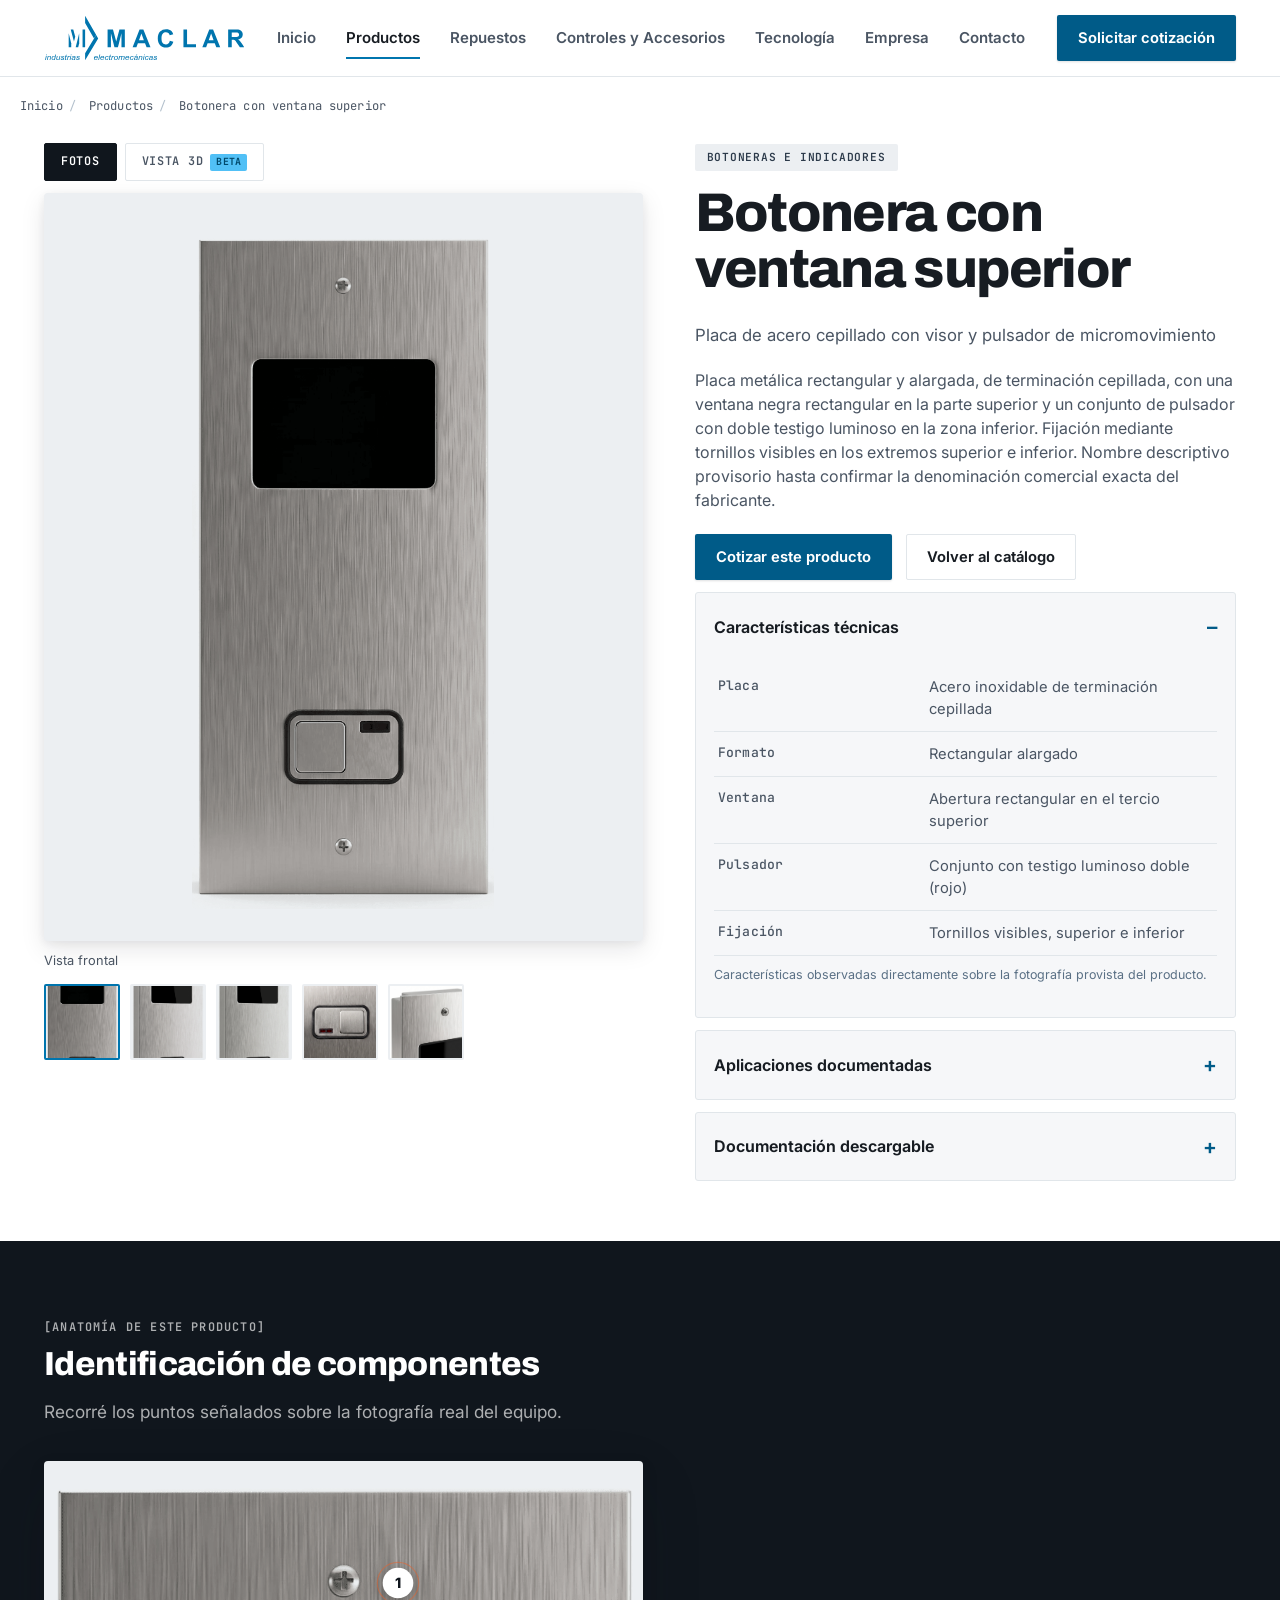
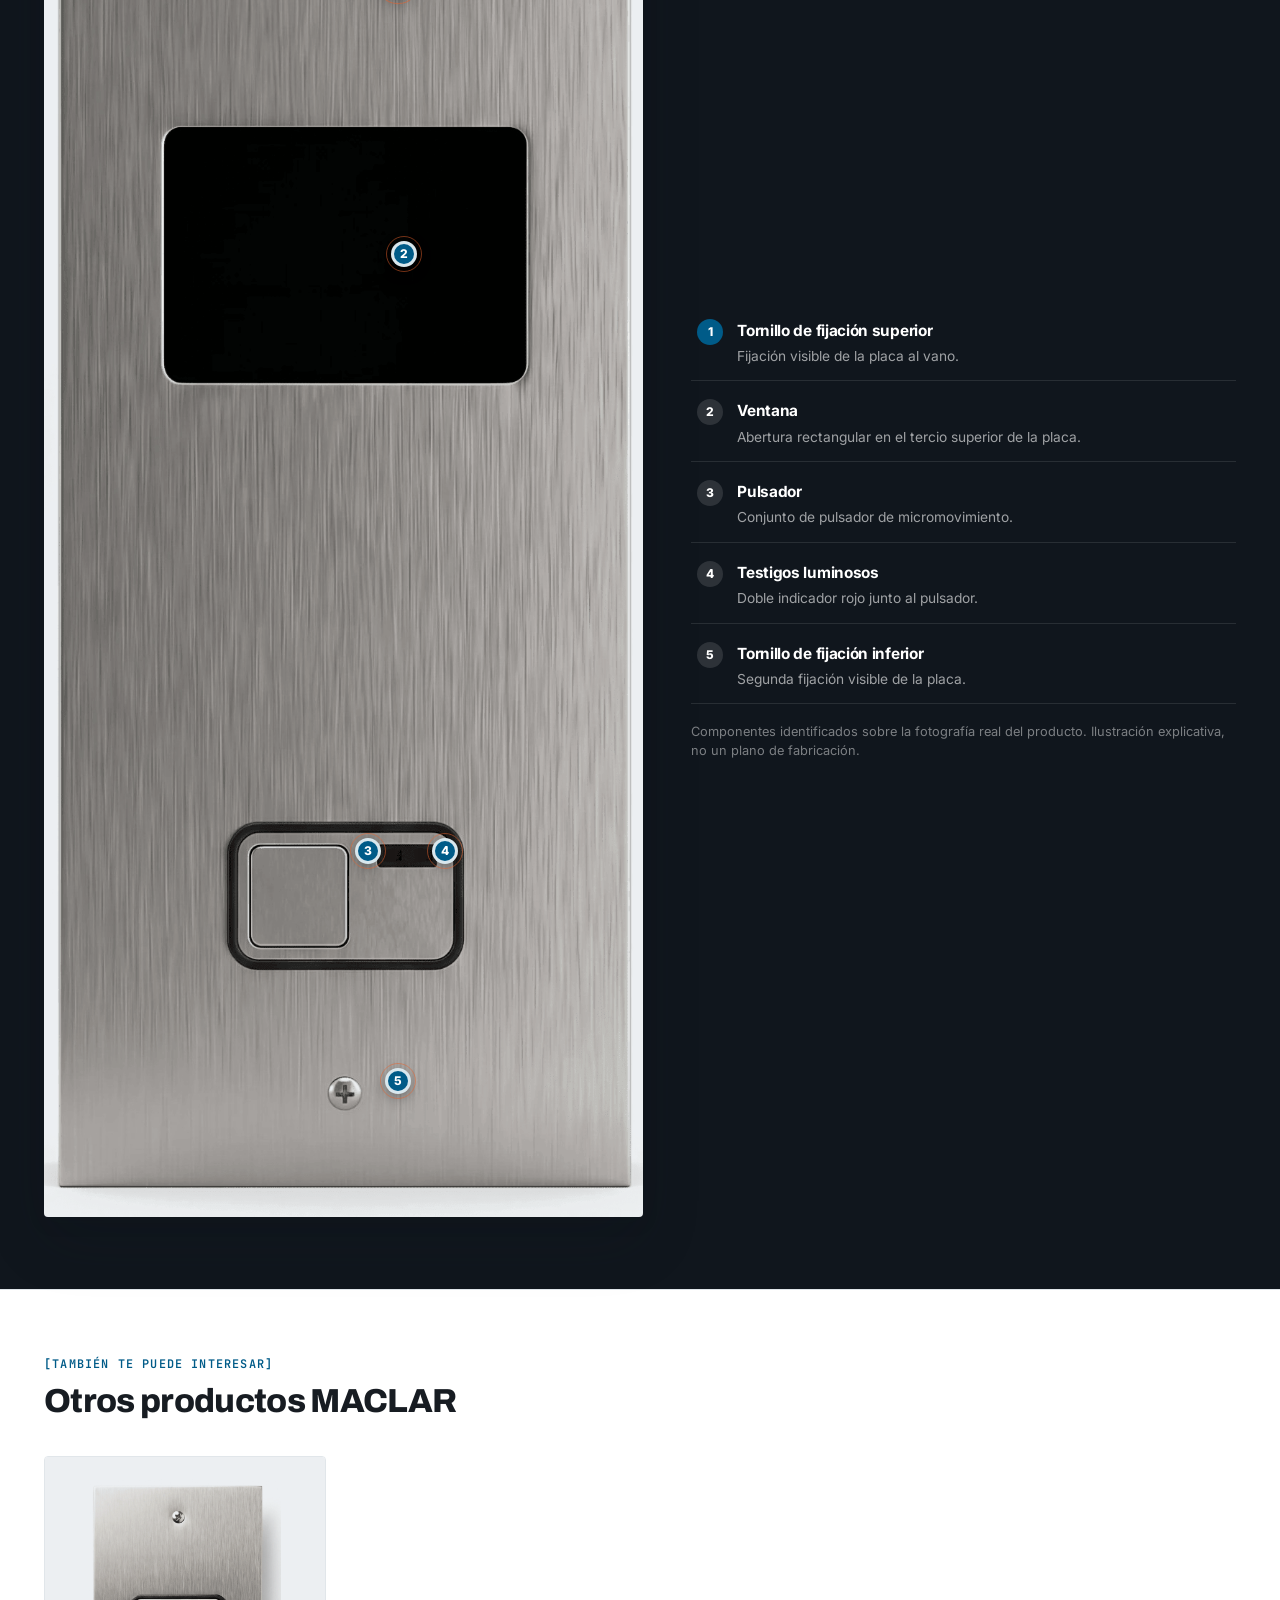
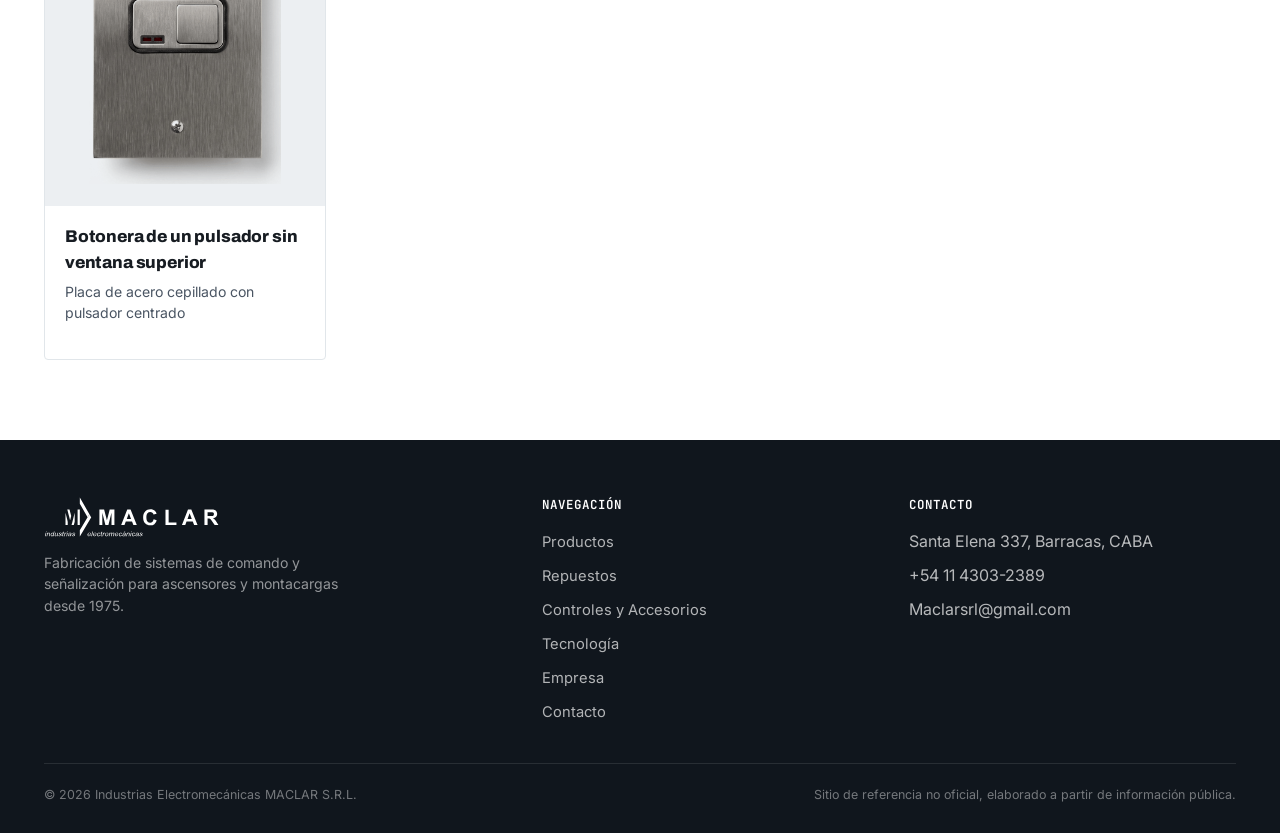
<file: productos/botonera-ventana.html>
<!DOCTYPE html>
<html lang="es">
<head>
<meta charset="UTF-8">
<meta name="viewport" content="width=device-width, initial-scale=1">
<title>Producto — MACLAR</title>
<meta name="description" content="Ficha de producto MACLAR.">
<link rel="icon" href="data:image/svg+xml,<svg xmlns=%22http://www.w3.org/2000/svg%22 viewBox=%220 0 100 100%22><rect width=%22100%22 height=%22100%22 rx=%2222%22 fill=%22%2310161d%22/><text x=%2250%22 y=%2266%22 font-size=%2258%22 text-anchor=%22middle%22 fill=%22%230072ad%22 font-family=%22sans-serif%22 font-weight=%22800%22>M</text></svg>">
<link rel="preconnect" href="https://fonts.googleapis.com">
<link rel="preconnect" href="https://fonts.gstatic.com" crossorigin>
<link href="https://fonts.googleapis.com/css2?family=Inter:wght@400;500;600;700&family=Archivo:wght@600;700;800;900&family=JetBrains+Mono:wght@500;600;700&display=swap" rel="stylesheet">
<link rel="stylesheet" href="../css/styles.css">
<noscript><style>[data-reveal], [data-reveal] * { opacity: 1 !important; transform: none !important; }</style></noscript>
<script>window.MACLAR_ROOT = "../";</script>
<script type="module" src="../assets/vendor/model-viewer.min.js"></script>
</head>
<body data-product-page="botonera-ventana">
<a class="skip-link" href="#contenido">Saltear al contenido</a>

<header class="site-header">
  <div class="site-header__inner">
    <a class="brand" href="../index.html">
      <img class="brand__logo" src="../assets/logo/maclar-logo.svg" alt="MACLAR — Industrias Electromecánicas" width="337" height="80">
    </a>
    <nav class="nav-desktop" aria-label="Navegación principal">
      <a href="../index.html">Inicio</a>
      <a href="../index.html#catalogo" aria-current="page">Productos</a>
      <a href="../repuestos.html">Repuestos</a>
      <a href="../productos-extra.html">Controles y Accesorios</a>
      <a href="../index.html#anatomia">Tecnología</a>
      <a href="../index.html#empresa">Empresa</a>
      <a href="../index.html#contacto">Contacto</a>
    </nav>
    <div class="header-actions">
      <a class="btn btn-primary" href="../index.html#contacto">Solicitar cotización</a>
      <button class="menu-toggle" data-menu-toggle aria-expanded="false" aria-controls="mobile-nav" aria-label="Abrir menú"><span></span></button>
    </div>
  </div>
  <nav id="mobile-nav" class="mobile-nav" data-mobile-nav aria-label="Navegación móvil">
    <a href="../index.html">Inicio</a>
    <a href="../index.html#catalogo">Productos</a>
    <a href="../repuestos.html">Repuestos</a>
    <a href="../productos-extra.html">Controles y Accesorios</a>
    <a href="../index.html#anatomia">Tecnología</a>
    <a href="../index.html#empresa">Empresa</a>
    <a href="../index.html#contacto">Contacto</a>
    <a class="btn btn-primary" href="../index.html#contacto">Solicitar cotización</a>
  </nav>
</header>

<main id="contenido">
  <p class="breadcrumbs container" data-p-breadcrumb></p>

  <section class="product-hero">
    <div class="container product-hero-grid">
      <div data-gallery>
        <div class="gallery__tabs" role="tablist">
          <button type="button" class="gallery__tab" data-gallery-tab="photos" role="tab" aria-pressed="true">Fotos</button>
          <button type="button" class="gallery__tab" data-gallery-tab="3d" role="tab" aria-pressed="false" hidden data-3d-tab>Vista 3D <span class="gallery__tab-badge">Beta</span></button>
        </div>
        <div class="gallery__view" data-gallery-view="photos">
          <div class="gallery__main" data-gallery-main></div>
          <p class="gallery__caption" data-gallery-caption></p>
          <div class="gallery__thumbs" data-gallery-thumbs></div>
        </div>
        <div class="gallery__view" data-gallery-view="3d" hidden>
          <div class="gallery__3d-frame" data-3d-frame data-loading="true">
            <model-viewer data-model-viewer camera-controls touch-action="pan-y" auto-rotate rotation-per-second="18deg" shadow-intensity="1" exposure="0.95" interaction-prompt="none"></model-viewer>
          </div>
          <p class="gallery__3d-note">Vista 3D aproximada, generada con inteligencia artificial a partir de las fotografías reales del producto. Puede diferir en detalles respecto de la unidad física — no reemplaza a las fotos ni a una consulta técnica directa.</p>
        </div>
      </div>
      <div>
        <span class="product-category-tag" data-p-category></span>
        <h1 data-p-title></h1>
        <p class="product-tagline" data-p-tagline></p>
        <p data-p-description></p>

        <div class="product-cta-row">
          <a class="btn btn-primary" data-p-consult href="#">Cotizar este producto</a>
          <a class="btn btn-ghost" href="../index.html#catalogo">Volver al catálogo</a>
        </div>

        <details class="disclose" open>
          <summary>Características técnicas</summary>
          <div class="disclose__body">
            <table class="specs-table"><tbody data-p-specs></tbody></table>
            <p class="specs-note" data-p-specs-note></p>
          </div>
        </details>
        <details class="disclose">
          <summary>Aplicaciones documentadas</summary>
          <div class="disclose__body"><p data-p-applications></p></div>
        </details>
        <details class="disclose">
          <summary>Documentación descargable</summary>
          <div class="disclose__body"><p>No contamos con un archivo de documentación verificado para publicar en esta ficha por el momento. Escribinos y te acercamos la información disponible.</p></div>
        </details>
      </div>
    </div>
  </section>

  <section class="section anatomy">
    <div class="container">
      <div class="section-head" data-reveal>
        <p class="eyebrow">Anatomía de este producto</p>
        <h2>Identificación de componentes</h2>
        <p class="lede">Recorré los puntos señalados sobre la fotografía real del equipo.</p>
      </div>
      <div class="anatomy-grid" data-anatomy data-reveal>
        <div class="anatomy-figure">
          <div class="anatomy-figure__frame"><img data-anatomy-figure-img alt="" loading="eager" decoding="async"></div>
          <div data-anatomy-points></div>
        </div>
        <div>
          <div class="anatomy-list" data-anatomy-list></div>
          <p class="anatomy-note">Componentes identificados sobre la fotografía real del producto. Ilustración explicativa, no un plano de fabricación.</p>
        </div>
      </div>
    </div>
  </section>

  <section class="related">
    <div class="container">
      <div class="section-head" data-reveal>
        <p class="eyebrow">También te puede interesar</p>
        <h2>Otros productos MACLAR</h2>
      </div>
      <div class="product-grid" data-p-related data-reveal></div>
    </div>
  </section>
</main>

<footer class="site-footer">
  <div class="container">
    <div class="footer-grid">
      <div>
        <a class="brand" href="../index.html" style="color:#fff; margin-bottom:14px; display:inline-flex;">
          <img class="brand__logo" src="../assets/logo/maclar-logo-white.svg" alt="MACLAR — Industrias Electromecánicas" width="337" height="80">
        </a>
        <p style="max-width:34ch; font-size:.88rem; color:rgba(255,255,255,.55);">Fabricación de sistemas de comando y señalización para ascensores y montacargas desde 1975.</p>
      </div>
      <div>
        <h4>Navegación</h4>
        <ul>
          <li><a href="../index.html#catalogo">Productos</a></li>
          <li><a href="../repuestos.html">Repuestos</a></li>
          <li><a href="../productos-extra.html">Controles y Accesorios</a></li>
          <li><a href="../index.html#anatomia">Tecnología</a></li>
          <li><a href="../index.html#empresa">Empresa</a></li>
          <li><a href="../index.html#contacto">Contacto</a></li>
        </ul>
      </div>
      <div>
        <h4>Contacto</h4>
        <ul>
          <li>Santa Elena 337, Barracas, CABA</li>
          <li>+54 11 4303-2389</li>
          <li>Maclarsrl@gmail.com</li>
        </ul>
      </div>
    </div>
    <div class="footer-bottom">
      <span>© <span data-year></span> Industrias Electromecánicas MACLAR S.R.L.</span>
      <span>Sitio de referencia no oficial, elaborado a partir de información pública.</span>
    </div>
  </div>
</footer>

<script src="../js/products.js"></script>
<script src="../js/main.js"></script>
</body>
</html>
</file>
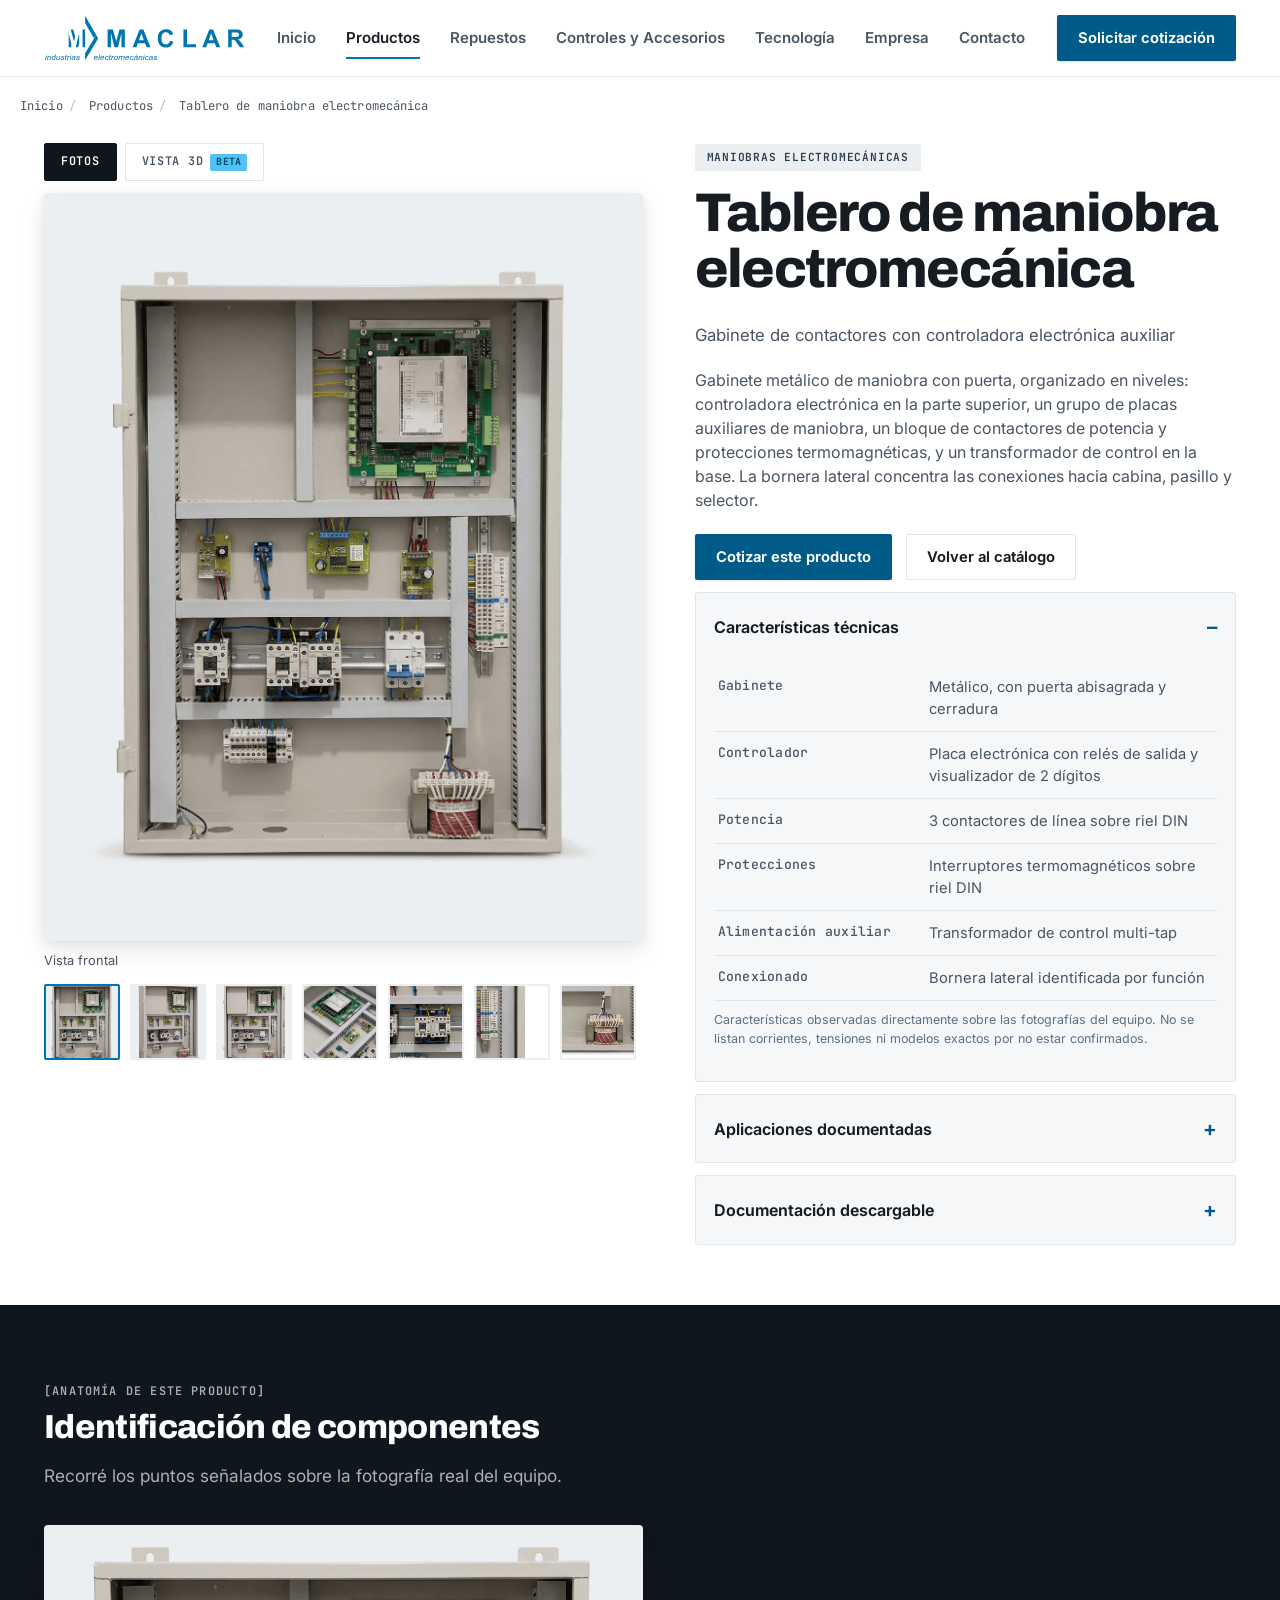
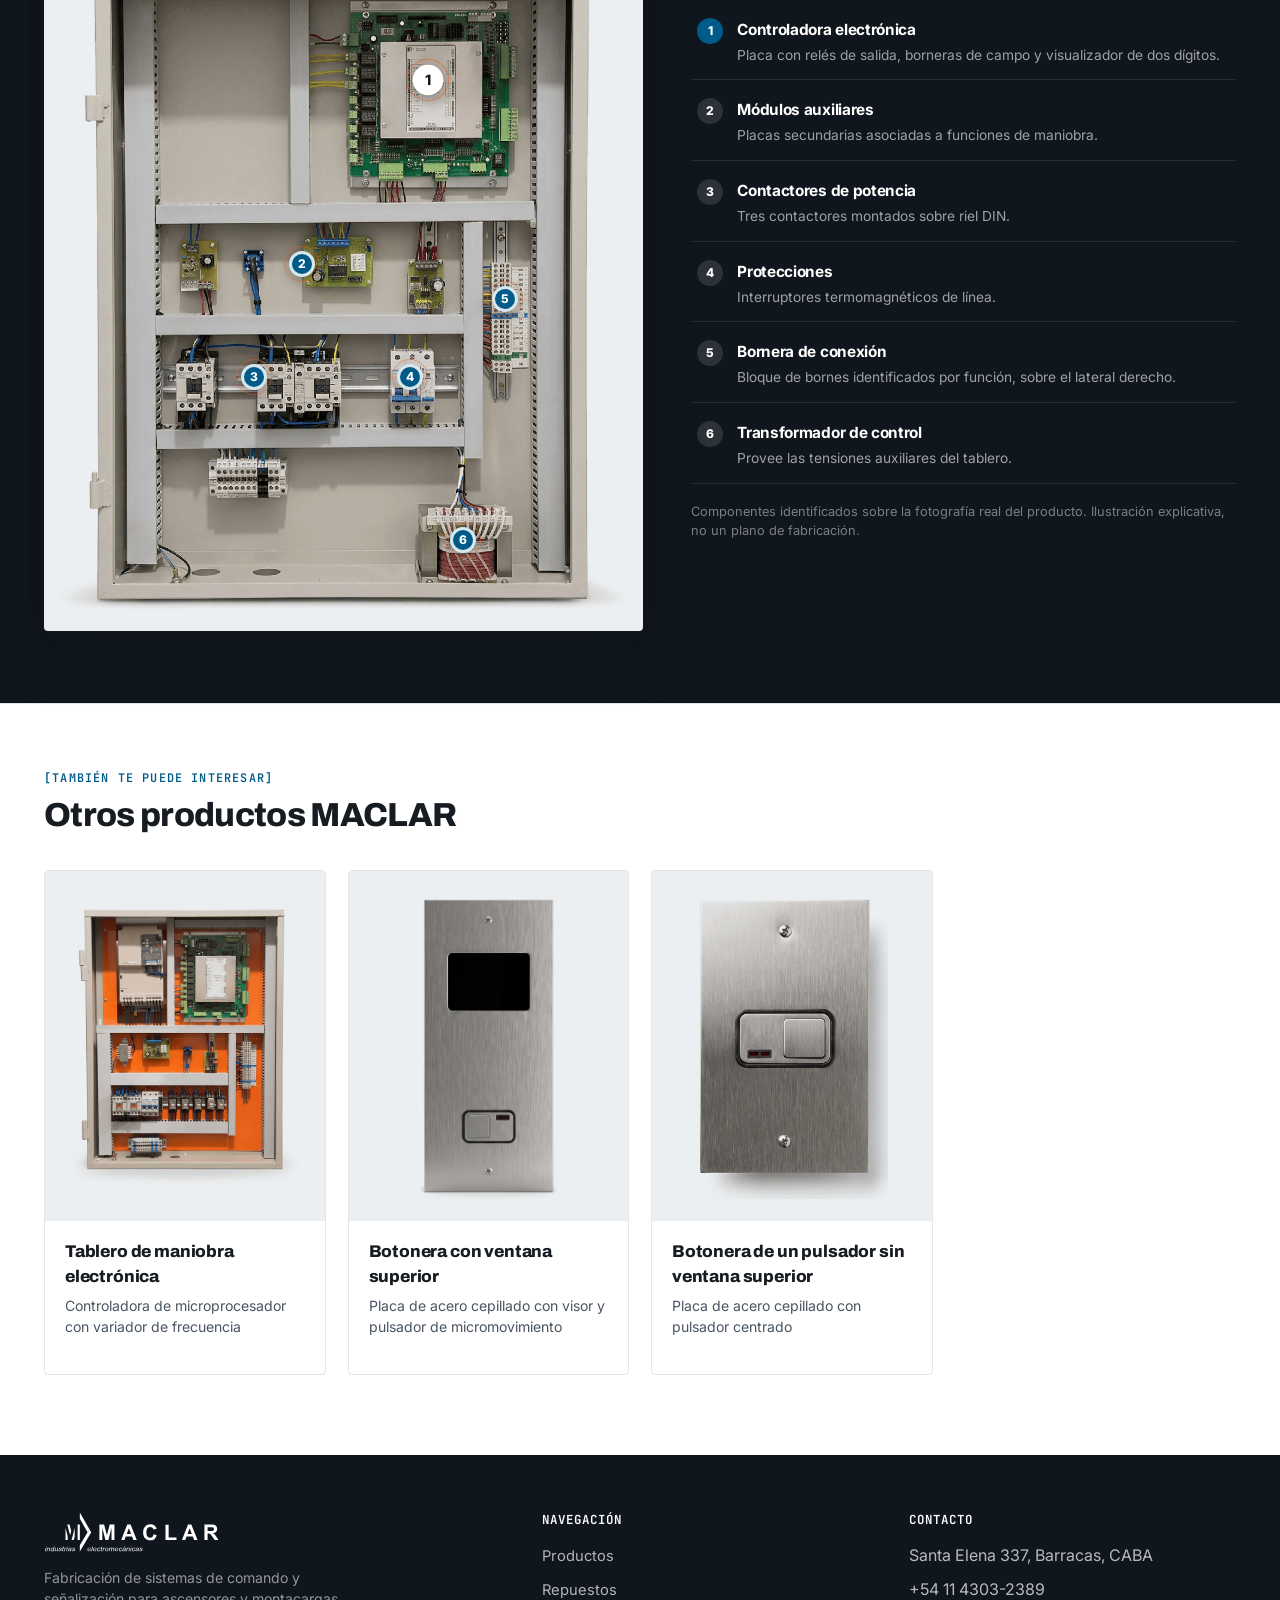
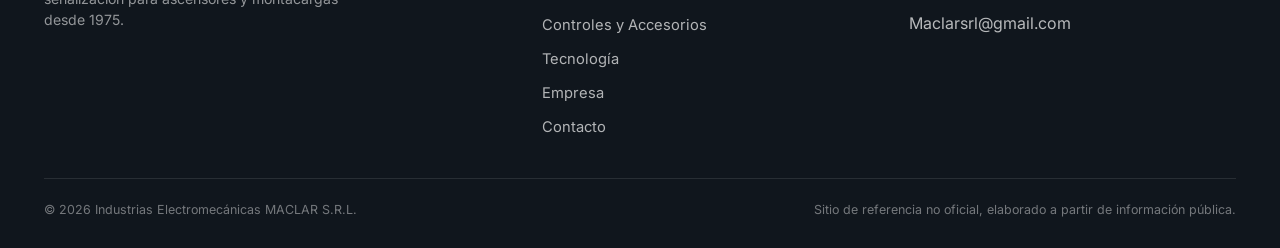
<file: productos/tablero-electromecanico.html>
<!DOCTYPE html>
<html lang="es">
<head>
<meta charset="UTF-8">
<meta name="viewport" content="width=device-width, initial-scale=1">
<title>Producto — MACLAR</title>
<meta name="description" content="Ficha de producto MACLAR.">
<link rel="icon" href="data:image/svg+xml,<svg xmlns=%22http://www.w3.org/2000/svg%22 viewBox=%220 0 100 100%22><rect width=%22100%22 height=%22100%22 rx=%2222%22 fill=%22%2310161d%22/><text x=%2250%22 y=%2266%22 font-size=%2258%22 text-anchor=%22middle%22 fill=%22%230072ad%22 font-family=%22sans-serif%22 font-weight=%22800%22>M</text></svg>">
<link rel="preconnect" href="https://fonts.googleapis.com">
<link rel="preconnect" href="https://fonts.gstatic.com" crossorigin>
<link href="https://fonts.googleapis.com/css2?family=Inter:wght@400;500;600;700&family=Archivo:wght@600;700;800;900&family=JetBrains+Mono:wght@500;600;700&display=swap" rel="stylesheet">
<link rel="stylesheet" href="../css/styles.css">
<noscript><style>[data-reveal], [data-reveal] * { opacity: 1 !important; transform: none !important; }</style></noscript>
<script>window.MACLAR_ROOT = "../";</script>
<script type="module" src="../assets/vendor/model-viewer.min.js"></script>
</head>
<body data-product-page="tablero-electromecanico">
<a class="skip-link" href="#contenido">Saltear al contenido</a>

<header class="site-header">
  <div class="site-header__inner">
    <a class="brand" href="../index.html">
      <img class="brand__logo" src="../assets/logo/maclar-logo.svg" alt="MACLAR — Industrias Electromecánicas" width="337" height="80">
    </a>
    <nav class="nav-desktop" aria-label="Navegación principal">
      <a href="../index.html">Inicio</a>
      <a href="../index.html#catalogo" aria-current="page">Productos</a>
      <a href="../repuestos.html">Repuestos</a>
      <a href="../productos-extra.html">Controles y Accesorios</a>
      <a href="../index.html#anatomia">Tecnología</a>
      <a href="../index.html#empresa">Empresa</a>
      <a href="../index.html#contacto">Contacto</a>
    </nav>
    <div class="header-actions">
      <a class="btn btn-primary" href="../index.html#contacto">Solicitar cotización</a>
      <button class="menu-toggle" data-menu-toggle aria-expanded="false" aria-controls="mobile-nav" aria-label="Abrir menú"><span></span></button>
    </div>
  </div>
  <nav id="mobile-nav" class="mobile-nav" data-mobile-nav aria-label="Navegación móvil">
    <a href="../index.html">Inicio</a>
    <a href="../index.html#catalogo">Productos</a>
    <a href="../repuestos.html">Repuestos</a>
    <a href="../productos-extra.html">Controles y Accesorios</a>
    <a href="../index.html#anatomia">Tecnología</a>
    <a href="../index.html#empresa">Empresa</a>
    <a href="../index.html#contacto">Contacto</a>
    <a class="btn btn-primary" href="../index.html#contacto">Solicitar cotización</a>
  </nav>
</header>

<main id="contenido">
  <p class="breadcrumbs container" data-p-breadcrumb></p>

  <section class="product-hero">
    <div class="container product-hero-grid">
      <div data-gallery>
        <div class="gallery__tabs" role="tablist">
          <button type="button" class="gallery__tab" data-gallery-tab="photos" role="tab" aria-pressed="true">Fotos</button>
          <button type="button" class="gallery__tab" data-gallery-tab="3d" role="tab" aria-pressed="false" hidden data-3d-tab>Vista 3D <span class="gallery__tab-badge">Beta</span></button>
        </div>
        <div class="gallery__view" data-gallery-view="photos">
          <div class="gallery__main" data-gallery-main></div>
          <p class="gallery__caption" data-gallery-caption></p>
          <div class="gallery__thumbs" data-gallery-thumbs></div>
        </div>
        <div class="gallery__view" data-gallery-view="3d" hidden>
          <div class="gallery__3d-frame" data-3d-frame data-loading="true">
            <model-viewer data-model-viewer camera-controls touch-action="pan-y" auto-rotate rotation-per-second="18deg" shadow-intensity="1" exposure="0.95" interaction-prompt="none"></model-viewer>
          </div>
          <p class="gallery__3d-note">Vista 3D aproximada, generada con inteligencia artificial a partir de las fotografías reales del producto. Puede diferir en detalles respecto de la unidad física — no reemplaza a las fotos ni a una consulta técnica directa.</p>
        </div>
      </div>
      <div>
        <span class="product-category-tag" data-p-category></span>
        <h1 data-p-title></h1>
        <p class="product-tagline" data-p-tagline></p>
        <p data-p-description></p>

        <div class="product-cta-row">
          <a class="btn btn-primary" data-p-consult href="#">Cotizar este producto</a>
          <a class="btn btn-ghost" href="../index.html#catalogo">Volver al catálogo</a>
        </div>

        <details class="disclose" open>
          <summary>Características técnicas</summary>
          <div class="disclose__body">
            <table class="specs-table"><tbody data-p-specs></tbody></table>
            <p class="specs-note" data-p-specs-note></p>
          </div>
        </details>
        <details class="disclose">
          <summary>Aplicaciones documentadas</summary>
          <div class="disclose__body"><p data-p-applications></p></div>
        </details>
        <details class="disclose">
          <summary>Documentación descargable</summary>
          <div class="disclose__body"><p>No contamos con un archivo de documentación verificado para publicar en esta ficha por el momento. Escribinos y te acercamos la información disponible.</p></div>
        </details>
      </div>
    </div>
  </section>

  <section class="section anatomy">
    <div class="container">
      <div class="section-head" data-reveal>
        <p class="eyebrow">Anatomía de este producto</p>
        <h2>Identificación de componentes</h2>
        <p class="lede">Recorré los puntos señalados sobre la fotografía real del equipo.</p>
      </div>
      <div class="anatomy-grid" data-anatomy data-reveal>
        <div class="anatomy-figure">
          <div class="anatomy-figure__frame"><img data-anatomy-figure-img alt="" loading="eager" decoding="async"></div>
          <div data-anatomy-points></div>
        </div>
        <div>
          <div class="anatomy-list" data-anatomy-list></div>
          <p class="anatomy-note">Componentes identificados sobre la fotografía real del producto. Ilustración explicativa, no un plano de fabricación.</p>
        </div>
      </div>
    </div>
  </section>

  <section class="related">
    <div class="container">
      <div class="section-head" data-reveal>
        <p class="eyebrow">También te puede interesar</p>
        <h2>Otros productos MACLAR</h2>
      </div>
      <div class="product-grid" data-p-related data-reveal></div>
    </div>
  </section>
</main>

<footer class="site-footer">
  <div class="container">
    <div class="footer-grid">
      <div>
        <a class="brand" href="../index.html" style="color:#fff; margin-bottom:14px; display:inline-flex;">
          <img class="brand__logo" src="../assets/logo/maclar-logo-white.svg" alt="MACLAR — Industrias Electromecánicas" width="337" height="80">
        </a>
        <p style="max-width:34ch; font-size:.88rem; color:rgba(255,255,255,.55);">Fabricación de sistemas de comando y señalización para ascensores y montacargas desde 1975.</p>
      </div>
      <div>
        <h4>Navegación</h4>
        <ul>
          <li><a href="../index.html#catalogo">Productos</a></li>
          <li><a href="../repuestos.html">Repuestos</a></li>
          <li><a href="../productos-extra.html">Controles y Accesorios</a></li>
          <li><a href="../index.html#anatomia">Tecnología</a></li>
          <li><a href="../index.html#empresa">Empresa</a></li>
          <li><a href="../index.html#contacto">Contacto</a></li>
        </ul>
      </div>
      <div>
        <h4>Contacto</h4>
        <ul>
          <li>Santa Elena 337, Barracas, CABA</li>
          <li>+54 11 4303-2389</li>
          <li>Maclarsrl@gmail.com</li>
        </ul>
      </div>
    </div>
    <div class="footer-bottom">
      <span>© <span data-year></span> Industrias Electromecánicas MACLAR S.R.L.</span>
      <span>Sitio de referencia no oficial, elaborado a partir de información pública.</span>
    </div>
  </div>
</footer>

<script src="../js/products.js"></script>
<script src="../js/main.js"></script>
</body>
</html>
</file>
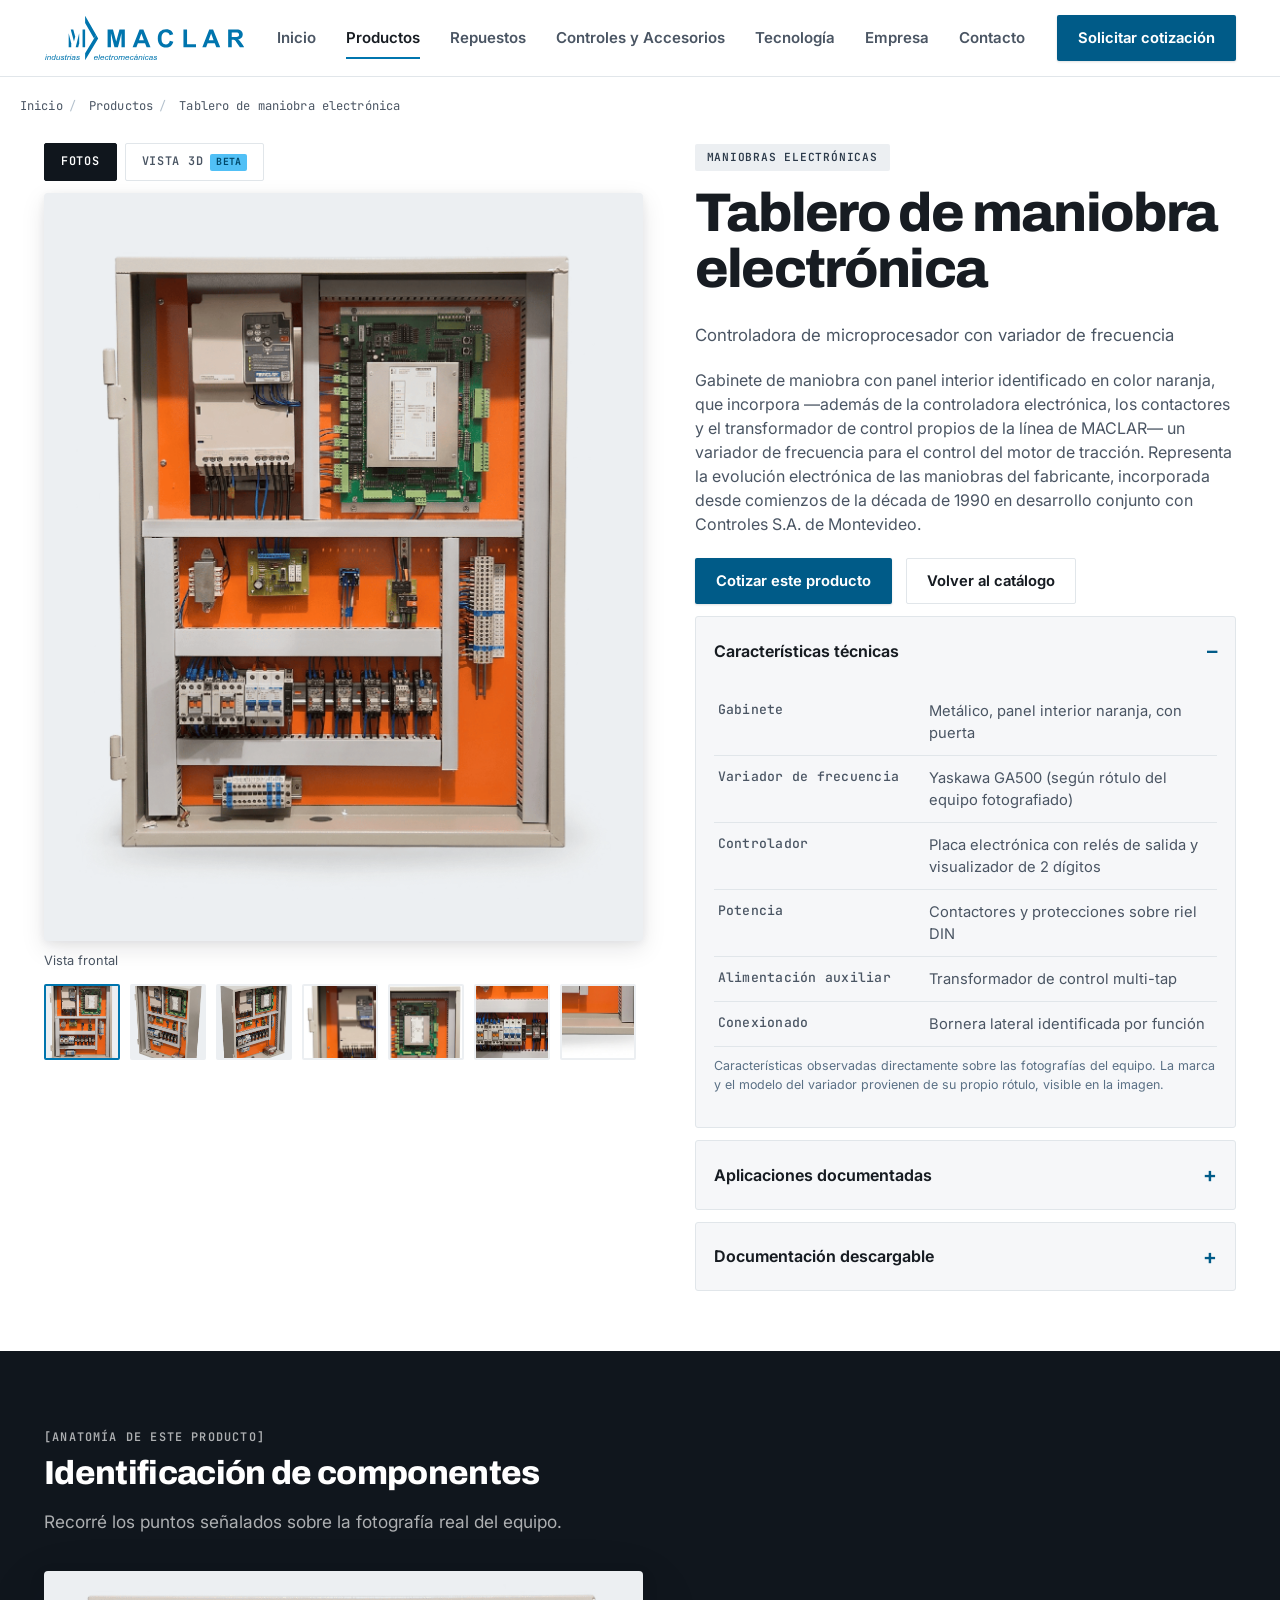
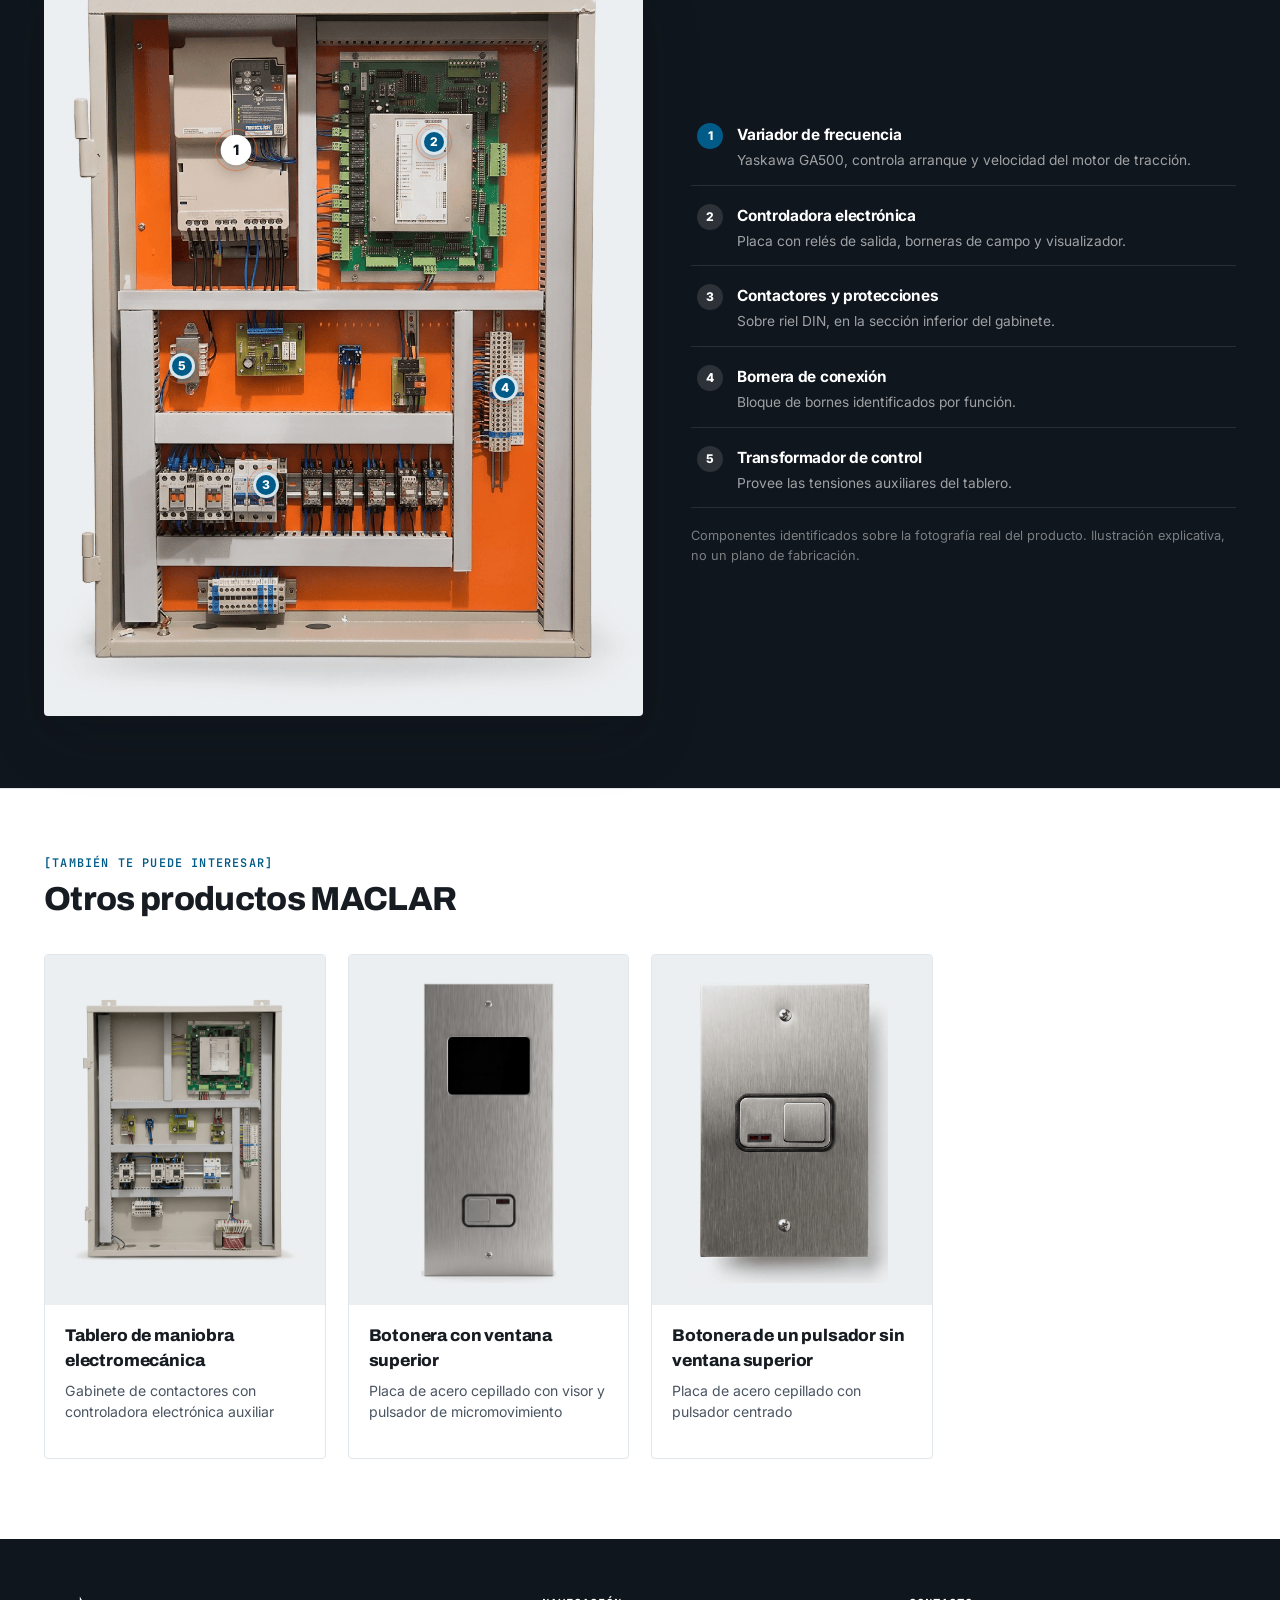
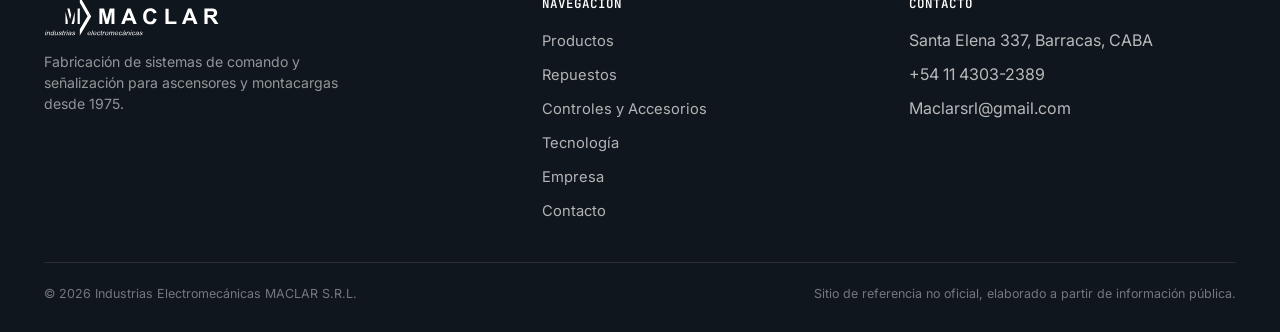
<file: productos/tablero-electronico.html>
<!DOCTYPE html>
<html lang="es">
<head>
<meta charset="UTF-8">
<meta name="viewport" content="width=device-width, initial-scale=1">
<title>Producto — MACLAR</title>
<meta name="description" content="Ficha de producto MACLAR.">
<link rel="icon" href="data:image/svg+xml,<svg xmlns=%22http://www.w3.org/2000/svg%22 viewBox=%220 0 100 100%22><rect width=%22100%22 height=%22100%22 rx=%2222%22 fill=%22%2310161d%22/><text x=%2250%22 y=%2266%22 font-size=%2258%22 text-anchor=%22middle%22 fill=%22%230072ad%22 font-family=%22sans-serif%22 font-weight=%22800%22>M</text></svg>">
<link rel="preconnect" href="https://fonts.googleapis.com">
<link rel="preconnect" href="https://fonts.gstatic.com" crossorigin>
<link href="https://fonts.googleapis.com/css2?family=Inter:wght@400;500;600;700&family=Archivo:wght@600;700;800;900&family=JetBrains+Mono:wght@500;600;700&display=swap" rel="stylesheet">
<link rel="stylesheet" href="../css/styles.css">
<noscript><style>[data-reveal], [data-reveal] * { opacity: 1 !important; transform: none !important; }</style></noscript>
<script>window.MACLAR_ROOT = "../";</script>
<script type="module" src="../assets/vendor/model-viewer.min.js"></script>
</head>
<body data-product-page="tablero-electronico">
<a class="skip-link" href="#contenido">Saltear al contenido</a>

<header class="site-header">
  <div class="site-header__inner">
    <a class="brand" href="../index.html">
      <img class="brand__logo" src="../assets/logo/maclar-logo.svg" alt="MACLAR — Industrias Electromecánicas" width="337" height="80">
    </a>
    <nav class="nav-desktop" aria-label="Navegación principal">
      <a href="../index.html">Inicio</a>
      <a href="../index.html#catalogo" aria-current="page">Productos</a>
      <a href="../repuestos.html">Repuestos</a>
      <a href="../productos-extra.html">Controles y Accesorios</a>
      <a href="../index.html#anatomia">Tecnología</a>
      <a href="../index.html#empresa">Empresa</a>
      <a href="../index.html#contacto">Contacto</a>
    </nav>
    <div class="header-actions">
      <a class="btn btn-primary" href="../index.html#contacto">Solicitar cotización</a>
      <button class="menu-toggle" data-menu-toggle aria-expanded="false" aria-controls="mobile-nav" aria-label="Abrir menú"><span></span></button>
    </div>
  </div>
  <nav id="mobile-nav" class="mobile-nav" data-mobile-nav aria-label="Navegación móvil">
    <a href="../index.html">Inicio</a>
    <a href="../index.html#catalogo">Productos</a>
    <a href="../repuestos.html">Repuestos</a>
    <a href="../productos-extra.html">Controles y Accesorios</a>
    <a href="../index.html#anatomia">Tecnología</a>
    <a href="../index.html#empresa">Empresa</a>
    <a href="../index.html#contacto">Contacto</a>
    <a class="btn btn-primary" href="../index.html#contacto">Solicitar cotización</a>
  </nav>
</header>

<main id="contenido">
  <p class="breadcrumbs container" data-p-breadcrumb></p>

  <section class="product-hero">
    <div class="container product-hero-grid">
      <div data-gallery>
        <div class="gallery__tabs" role="tablist">
          <button type="button" class="gallery__tab" data-gallery-tab="photos" role="tab" aria-pressed="true">Fotos</button>
          <button type="button" class="gallery__tab" data-gallery-tab="3d" role="tab" aria-pressed="false" hidden data-3d-tab>Vista 3D <span class="gallery__tab-badge">Beta</span></button>
        </div>
        <div class="gallery__view" data-gallery-view="photos">
          <div class="gallery__main" data-gallery-main></div>
          <p class="gallery__caption" data-gallery-caption></p>
          <div class="gallery__thumbs" data-gallery-thumbs></div>
        </div>
        <div class="gallery__view" data-gallery-view="3d" hidden>
          <div class="gallery__3d-frame" data-3d-frame data-loading="true">
            <model-viewer data-model-viewer camera-controls touch-action="pan-y" auto-rotate rotation-per-second="18deg" shadow-intensity="1" exposure="0.95" interaction-prompt="none"></model-viewer>
          </div>
          <p class="gallery__3d-note">Vista 3D aproximada, generada con inteligencia artificial a partir de las fotografías reales del producto. Puede diferir en detalles respecto de la unidad física — no reemplaza a las fotos ni a una consulta técnica directa.</p>
        </div>
      </div>
      <div>
        <span class="product-category-tag" data-p-category></span>
        <h1 data-p-title></h1>
        <p class="product-tagline" data-p-tagline></p>
        <p data-p-description></p>

        <div class="product-cta-row">
          <a class="btn btn-primary" data-p-consult href="#">Cotizar este producto</a>
          <a class="btn btn-ghost" href="../index.html#catalogo">Volver al catálogo</a>
        </div>

        <details class="disclose" open>
          <summary>Características técnicas</summary>
          <div class="disclose__body">
            <table class="specs-table"><tbody data-p-specs></tbody></table>
            <p class="specs-note" data-p-specs-note></p>
          </div>
        </details>
        <details class="disclose">
          <summary>Aplicaciones documentadas</summary>
          <div class="disclose__body"><p data-p-applications></p></div>
        </details>
        <details class="disclose">
          <summary>Documentación descargable</summary>
          <div class="disclose__body"><p>No contamos con un archivo de documentación verificado para publicar en esta ficha por el momento. Escribinos y te acercamos la información disponible.</p></div>
        </details>
      </div>
    </div>
  </section>

  <section class="section anatomy">
    <div class="container">
      <div class="section-head" data-reveal>
        <p class="eyebrow">Anatomía de este producto</p>
        <h2>Identificación de componentes</h2>
        <p class="lede">Recorré los puntos señalados sobre la fotografía real del equipo.</p>
      </div>
      <div class="anatomy-grid" data-anatomy data-reveal>
        <div class="anatomy-figure">
          <div class="anatomy-figure__frame"><img data-anatomy-figure-img alt="" loading="eager" decoding="async"></div>
          <div data-anatomy-points></div>
        </div>
        <div>
          <div class="anatomy-list" data-anatomy-list></div>
          <p class="anatomy-note">Componentes identificados sobre la fotografía real del producto. Ilustración explicativa, no un plano de fabricación.</p>
        </div>
      </div>
    </div>
  </section>

  <section class="related">
    <div class="container">
      <div class="section-head" data-reveal>
        <p class="eyebrow">También te puede interesar</p>
        <h2>Otros productos MACLAR</h2>
      </div>
      <div class="product-grid" data-p-related data-reveal></div>
    </div>
  </section>
</main>

<footer class="site-footer">
  <div class="container">
    <div class="footer-grid">
      <div>
        <a class="brand" href="../index.html" style="color:#fff; margin-bottom:14px; display:inline-flex;">
          <img class="brand__logo" src="../assets/logo/maclar-logo-white.svg" alt="MACLAR — Industrias Electromecánicas" width="337" height="80">
        </a>
        <p style="max-width:34ch; font-size:.88rem; color:rgba(255,255,255,.55);">Fabricación de sistemas de comando y señalización para ascensores y montacargas desde 1975.</p>
      </div>
      <div>
        <h4>Navegación</h4>
        <ul>
          <li><a href="../index.html#catalogo">Productos</a></li>
          <li><a href="../repuestos.html">Repuestos</a></li>
          <li><a href="../productos-extra.html">Controles y Accesorios</a></li>
          <li><a href="../index.html#anatomia">Tecnología</a></li>
          <li><a href="../index.html#empresa">Empresa</a></li>
          <li><a href="../index.html#contacto">Contacto</a></li>
        </ul>
      </div>
      <div>
        <h4>Contacto</h4>
        <ul>
          <li>Santa Elena 337, Barracas, CABA</li>
          <li>+54 11 4303-2389</li>
          <li>Maclarsrl@gmail.com</li>
        </ul>
      </div>
    </div>
    <div class="footer-bottom">
      <span>© <span data-year></span> Industrias Electromecánicas MACLAR S.R.L.</span>
      <span>Sitio de referencia no oficial, elaborado a partir de información pública.</span>
    </div>
  </div>
</footer>

<script src="../js/products.js"></script>
<script src="../js/main.js"></script>
</body>
</html>
</file>
<file: css/styles.css>
/* =========================================================================
   MACLAR — Industrias Electromecánicas
   Hoja de estilos principal
   ========================================================================= */

:root {
  --steel-950: #10161d;
  --steel-900: #161f29;
  --steel-800: #1f2b38;
  --steel-700: #2c3a4a;
  --steel-600: #3e5266;
  --steel-500: #5a7085;
  --steel-400: #8497a8;
  --steel-300: #b3c0cc;
  --steel-200: #d7dee5;
  --steel-100: #eceff2;
  --steel-50: #f6f7f9;
  --white: #ffffff;

  /* Azul de marca MACLAR extraído del logo oficial (#0075ae exacto). */
  --accent-blue: #0075ae;
  --accent-blue-dark: #005b88;
  --accent-blue-darker: #00496c;
  --accent-blue-soft: #51c0f6;

  --ink: #171c22;
  --ink-soft: #4a5563;
  --line: #e1e6ea;

  --font-display: "Archivo", system-ui, sans-serif;
  --font-mono: "JetBrains Mono", ui-monospace, "SFMono-Regular", Menlo, monospace;

  /* Geometría angular deliberada (documentación técnica / gabinete metálico):
     paneles, tarjetas y controles usan radios mínimos. Los controles
     circulares (flechas, puntos de navegación, marcadores numerados) son
     la única excepción documentada y conservan border-radius:50%. */
  --radius-sm: 2px;
  --radius-md: 3px;
  --radius-lg: 4px;
  --radius-xl: 4px;

  --shadow-sm: 0 1px 3px rgba(16, 22, 29, 0.08), 0 1px 2px rgba(16, 22, 29, 0.06);
  --shadow-md: 0 8px 24px rgba(16, 22, 29, 0.10), 0 2px 8px rgba(16, 22, 29, 0.06);
  --shadow-lg: 0 24px 60px rgba(16, 22, 29, 0.16), 0 6px 18px rgba(16, 22, 29, 0.08);

  --ease-out: cubic-bezier(0.16, 1, 0.3, 1);
  --ease-soft: cubic-bezier(0.4, 0, 0.2, 1);
  --dur-fast: 220ms;
  --dur-med: 480ms;
  --dur-slow: 760ms;

  --container: 1240px;
  color-scheme: light;
}

* { box-sizing: border-box; }
html { scroll-behavior: smooth; overflow-x: hidden; }
body { overflow-x: hidden; }
/* Evita que imágenes u otro contenido con tamaño intrínseco grande
   fuercen el ancho de columnas grid/flex más allá del viewport. */
.product-hero-grid > *, .contact-grid > *, .contact-info-item > *,
.company-grid > *, .anatomy-grid > *, .footer-grid > *, .form-row > *,
.cat-strip__grid > *, .hero__top > * { min-width: 0; }
@media (prefers-reduced-motion: reduce) {
  html { scroll-behavior: auto; }
  *, *::before, *::after {
    animation-duration: 0.001ms !important;
    animation-iteration-count: 1 !important;
    transition-duration: 0.001ms !important;
    scroll-behavior: auto !important;
  }
}

body {
  margin: 0;
  font-family: "Inter", "Segoe UI", system-ui, -apple-system, sans-serif;
  color: var(--ink);
  background: var(--white);
  -webkit-font-smoothing: antialiased;
  line-height: 1.5;
}

h1, h2, h3, h4 { font-family: var(--font-display); margin: 0 0 0.5em; font-weight: 800; letter-spacing: -0.02em; }
h1 { font-size: clamp(2rem, 4.4vw, 3.4rem); line-height: 1.02; letter-spacing: -0.03em; }
h2 { font-size: clamp(1.5rem, 2.6vw, 2.2rem); line-height: 1.08; }
h3 { font-size: 1.25rem; letter-spacing: -0.01em; }
p { margin: 0 0 1em; color: var(--ink-soft); }
a { color: inherit; }
img { max-width: 100%; display: block; }
button { font: inherit; }

.container { max-width: var(--container); margin: 0 auto; padding: 0 24px; }
.section { padding: 72px 0; }
.section--tight { padding: 48px 0; }
.section-head { max-width: 720px; margin-bottom: 36px; }
.eyebrow {
  display: inline-flex; align-items: center;
  font-family: var(--font-mono);
  font-size: 0.74rem; font-weight: 600; letter-spacing: 0.1em; text-transform: uppercase;
  color: var(--accent-blue-dark); margin-bottom: 10px;
}
.eyebrow::before { content: "[ "; }
.eyebrow::after { content: " ]"; }
.lede { font-size: 1.08rem; color: var(--ink-soft); max-width: 60ch; }

.skip-link {
  position: absolute; left: -999px; top: 0; background: var(--ink); color: #fff;
  padding: 12px 18px; z-index: 200; border-radius: 0 0 var(--radius-sm) 0;
}
.skip-link:focus { left: 0; }

/* ---------- Header ---------- */
.site-header {
  position: sticky; top: 0; z-index: 100;
  background: rgba(255,255,255,0.92);
  backdrop-filter: blur(10px);
  border-bottom: 1px solid var(--line);
}
.site-header__inner {
  display: flex; align-items: center; justify-content: space-between;
  padding: 14px 24px; max-width: var(--container); margin: 0 auto;
}
.brand { display: flex; align-items: center; text-decoration: none; color: var(--ink); }
.brand__logo { height: 48px; width: auto; display: block; }
.footer-grid .brand__logo { height: 42px; }

.nav-desktop { display: flex; align-items: center; gap: 30px; }
.nav-desktop a {
  text-decoration: none; color: var(--ink-soft); font-weight: 600; font-size: 0.94rem;
  position: relative; padding: 4px 0;
}
.nav-desktop a:hover, .nav-desktop a:focus-visible { color: var(--ink); }
.nav-desktop a[aria-current="page"] { color: var(--ink); }
.nav-desktop a[aria-current="page"]::after {
  content: ""; position: absolute; left: 0; right: 0; bottom: -6px; height: 2px; background: var(--accent-blue);
}

.header-actions { display: flex; align-items: center; gap: 12px; }
.btn {
  display: inline-flex; align-items: center; justify-content: center; gap: 8px;
  padding: 11px 20px; border-radius: var(--radius-sm); font-weight: 650; font-size: 0.92rem;
  text-decoration: none; cursor: pointer; border: 1px solid transparent;
  transition: transform var(--dur-fast) var(--ease-soft), box-shadow var(--dur-fast) var(--ease-soft), background var(--dur-fast) var(--ease-soft), color var(--dur-fast) var(--ease-soft), border-color var(--dur-fast) var(--ease-soft);
}
.btn:active { transform: scale(0.97); }
.btn-primary { background: var(--accent-blue-dark); color: #fff; box-shadow: var(--shadow-sm); }
.btn-primary:hover { background: var(--accent-blue-darker); box-shadow: var(--shadow-md); }
.btn-dark { background: var(--steel-950); color: #fff; }
.btn-dark:hover { background: var(--steel-900); box-shadow: var(--shadow-md); }
.btn-ghost { background: transparent; border-color: var(--line); color: var(--ink); }
.btn-ghost:hover { border-color: var(--steel-400); background: var(--steel-50); }
.btn-light { background: rgba(255,255,255,0.14); color: #fff; border-color: rgba(255,255,255,0.35); backdrop-filter: blur(6px); }
.btn-light:hover { background: rgba(255,255,255,0.24); }
.btn-sm { padding: 8px 16px; font-size: 0.85rem; }
.btn:focus-visible, a:focus-visible, button:focus-visible, input:focus-visible, textarea:focus-visible, select:focus-visible {
  outline: 3px solid var(--accent-blue-soft); outline-offset: 2px;
}

.menu-toggle {
  display: none; background: none; border: 1px solid var(--line); border-radius: var(--radius-sm);
  width: 42px; height: 42px; align-items: center; justify-content: center; cursor: pointer;
}
.menu-toggle span, .menu-toggle::before, .menu-toggle::after { content: ""; display: block; width: 20px; height: 2px; background: var(--ink); position: relative; }
.menu-toggle { flex-direction: column; gap: 5px; }

.mobile-nav {
  display: none; flex-direction: column; gap: 2px; background: #fff; border-bottom: 1px solid var(--line);
  padding: 8px 24px 18px;
}
.mobile-nav a { padding: 12px 4px; text-decoration: none; color: var(--ink); font-weight: 600; border-bottom: 1px solid var(--steel-100); }
.mobile-nav .btn { margin-top: 12px; align-self: flex-start; }
.mobile-nav[data-open="true"] { display: flex; }

@media (max-width: 880px) {
  .nav-desktop { display: none; }
  .header-actions .btn-primary { display: none; }
  .menu-toggle { display: flex; }
}

/* ---------- Hero interactivo ---------- */
.hero {
  position: relative;
  min-height: min(92vh, 880px);
  display: flex; flex-direction: column;
  overflow: hidden;
  background: radial-gradient(ellipse 120% 90% at 50% 8%, var(--hg-1, #202b37) 0%, var(--hg-2, #131a22) 55%, var(--hg-3, #0b0f14) 100%);
  transition: background var(--dur-slow) var(--ease-soft);
  color: #fff;
}
.hero__noise {
  position: absolute; inset: 0; pointer-events: none; opacity: 0.05; mix-blend-mode: overlay;
  background-image: url("data:image/svg+xml;utf8,<svg xmlns='http://www.w3.org/2000/svg' width='120' height='120'><filter id='n'><feTurbulence type='fractalNoise' baseFrequency='0.9' numOctaves='2'/></filter><rect width='100%25' height='100%25' filter='url(%23n)'/></svg>");
}
.hero__content {
  position: relative; z-index: 2; flex: 1;
  display: flex; flex-direction: column;
  max-width: var(--container); margin: 0 auto; width: 100%;
  padding: 56px 24px 0;
}
.hero__top { display: flex; align-items: flex-start; justify-content: space-between; gap: 24px; }
.hero__eyebrow { font-family: var(--font-mono); font-size: 0.76rem; font-weight: 600; letter-spacing: 0.1em; text-transform: uppercase; color: var(--accent-blue-soft); }
.hero__title { max-width: 16ch; margin: 10px 0 14px; }
.hero__lede { color: rgba(255,255,255,0.72); max-width: 44ch; font-size: 1.05rem; }
.hero__ctas { display: flex; gap: 14px; margin-top: 22px; flex-wrap: wrap; }

.hero__stage {
  position: relative; flex: 1; min-height: 380px;
  display: grid; place-items: center;
  margin-top: 12px;
}
.hero__info {
  position: absolute; left: 0; top: 50%; transform: translateY(-50%);
  max-width: 320px; z-index: 20;
  opacity: 0; transform: translateY(-50%) translateX(-16px);
  transition: opacity var(--dur-med) var(--ease-out), transform var(--dur-med) var(--ease-out);
  pointer-events: none;
  background: linear-gradient(115deg, rgba(8,11,15,0.9) 0%, rgba(8,11,15,0.88) 78%, rgba(8,11,15,0) 100%);
  padding: 28px 40px 28px 22px;
  border-radius: var(--radius-md);
  margin-left: -22px;
}
.hero__info[data-active="true"] { opacity: 1; transform: translateY(-50%) translateX(0); pointer-events: auto; }
.hero__info-bar { width: 46px; height: 3px; background: var(--accent-blue); border-radius: 3px; margin-bottom: 14px; }
.hero__info-cat { font-family: var(--font-mono); font-size: 0.68rem; letter-spacing: 0.09em; text-transform: uppercase; color: rgba(255,255,255,0.55); margin-bottom: 8px; font-weight: 600; }
.hero__info h2 { font-size: clamp(1.5rem, 2.6vw, 2rem); margin-bottom: 10px; }
.hero__info p { color: rgba(255,255,255,0.68); font-size: 0.96rem; margin-bottom: 18px; }

.hero__track {
  position: relative; width: 100%; height: 100%;
  display: flex; align-items: flex-end; justify-content: center;
}
.hero__item {
  position: absolute; bottom: 6%;
  display: flex; flex-direction: column; align-items: center;
  cursor: pointer; background: none; border: none; padding: 0;
  transition: left var(--dur-slow) var(--ease-out), transform var(--dur-slow) var(--ease-out), opacity var(--dur-med) var(--ease-soft), filter var(--dur-med) var(--ease-soft);
  filter: drop-shadow(0 18px 26px rgba(0,0,0,0.45));
}
.hero__item img {
  height: 228px; max-width: 210px; width: auto; object-fit: contain;
  pointer-events: none;
}
.hero__item-label {
  margin-top: 14px; font-size: 0.78rem; font-weight: 650; color: rgba(255,255,255,0.55);
  opacity: 0; transition: opacity var(--dur-fast) var(--ease-soft); text-align: center; max-width: 140px;
}
.hero__item[data-active="true"] .hero__item-label { opacity: 0.9; color: #fff; }
.hero__item:focus-visible { outline: 3px solid var(--accent-blue-soft); outline-offset: 6px; border-radius: 8px; }
.hero__item:hover img { filter: brightness(1.08); }

.hero__dots {
  position: absolute; right: 4px; top: 50%; transform: translateY(-50%);
  display: flex; flex-direction: column; gap: 12px; z-index: 6;
}
.hero__dot {
  width: 34px; height: 34px; border-radius: 50%; border: 1px solid rgba(255,255,255,0.3);
  background: rgba(255,255,255,0.06); color: rgba(255,255,255,0.7);
  display: flex; align-items: center; justify-content: center; font-size: 0.78rem; font-weight: 700;
  cursor: pointer; transition: all var(--dur-fast) var(--ease-soft);
}
.hero__dot[data-active="true"] { background: var(--accent-blue-dark); border-color: var(--accent-blue-dark); color: #fff; transform: scale(1.12); }
.hero__dot:hover { border-color: rgba(255,255,255,0.6); }

.hero__bottom {
  position: relative; z-index: 4;
  display: flex; align-items: center; justify-content: center; gap: 18px;
  padding: 22px 24px 34px;
}
.hero__arrow {
  width: 44px; height: 44px; border-radius: 50%; border: 1px solid rgba(255,255,255,0.28);
  background: rgba(255,255,255,0.06); color: #fff; cursor: pointer;
  display: flex; align-items: center; justify-content: center; transition: background var(--dur-fast);
}
.hero__arrow:hover { background: rgba(255,255,255,0.18); }
.hero__progress { display: flex; gap: 6px; }
.hero__progress-seg { width: 30px; height: 4px; border-radius: 3px; background: rgba(255,255,255,0.22); overflow: hidden; }
.hero__progress-seg span { display: block; height: 100%; width: 0%; background: var(--accent-blue); transition: width var(--dur-fast) linear; }
.hero__progress-seg[data-active="true"] span { width: 100%; }
.hero__progress-seg[data-done="true"] span { width: 100%; background: rgba(255,255,255,0.5); }

.hero__hint { font-family: var(--font-mono); color: rgba(255,255,255,0.45); font-size: 0.72rem; letter-spacing: 0.01em; text-align: center; padding-bottom: 18px; }
.hero__hint kbd { background: rgba(255,255,255,0.1); border: 1px solid rgba(255,255,255,0.2); border-radius: var(--radius-sm); padding: 1px 6px; font-family: inherit; }

@media (max-width: 760px) {
  .hero { min-height: 100vh; }
  .hero__info, .hero__info[data-active="true"] { position: static; transform: none; max-width: none; opacity: 1; pointer-events: auto; text-align: center; margin: 0 auto 8px; padding: 0 6px; background: none; border-radius: 0; }
  .hero__info-bar { margin: 0 auto 12px; }
  .hero__dots { display: none; }
  .hero__stage { display: block; min-height: 0; margin-top: 6px; }
  .hero__track { height: 210px; }
  .hero__item { bottom: 0; }
  .hero__item img { height: 158px; max-width: 150px; }
}

/* ---------- Secuencia cinematográfica ---------- */
.cinematic {
  position: relative; height: min(78vh, 640px); min-height: 380px;
  overflow: hidden; background: var(--steel-950);
}
.cinematic__video {
  position: absolute; inset: 0; width: 100%; height: 100%; object-fit: cover;
  display: block;
}
.cinematic__scrim {
  position: absolute; inset: 0;
  background: linear-gradient(0deg, rgba(16,22,29,0.86) 0%, rgba(16,22,29,0.25) 46%, rgba(16,22,29,0.55) 100%);
}
.cinematic__overlay {
  position: absolute; inset: 0; display: flex; flex-direction: column; justify-content: flex-end;
  padding: 0 0 44px; color: #fff;
}
.cinematic__overlay .container { width: 100%; }
.cinematic__eyebrow {
  font-family: var(--font-mono); font-size: 0.76rem; font-weight: 600; letter-spacing: 0.1em;
  text-transform: uppercase; color: var(--accent-blue-soft); margin-bottom: 12px;
}
.cinematic__caption {
  font-family: var(--font-display); font-weight: 800; font-size: clamp(1.5rem, 3.4vw, 2.6rem);
  line-height: 1.12; max-width: 20ch; margin-bottom: 16px;
}
.cinematic__note {
  font-size: 0.78rem; color: rgba(255,255,255,0.62); max-width: 46ch; line-height: 1.5;
}
@media (max-width: 640px) {
  .cinematic { height: min(64vh, 520px); }
  .cinematic__overlay { padding-bottom: 28px; }
}
/* ---------- Categorías franja ---------- */
.cat-strip { padding: 40px 0; border-bottom: 1px solid var(--line); }
.cat-strip__grid { display: grid; grid-template-columns: repeat(4, 1fr); gap: 16px; }
.cat-card {
  border: 1px solid var(--line); border-radius: var(--radius-md); padding: 20px;
  text-decoration: none; color: var(--ink); transition: box-shadow var(--dur-fast), transform var(--dur-fast), border-color var(--dur-fast);
  background: var(--steel-50);
}
.cat-card:hover { box-shadow: var(--shadow-md); transform: translateY(-3px); border-color: var(--ink); }
.cat-card__icon {
  width: 42px; height: 42px; border-radius: var(--radius-sm); background: var(--steel-900); color: var(--accent-blue-soft);
  display: flex; align-items: center; justify-content: center; margin-bottom: 14px;
  font-family: var(--font-mono); font-weight: 600; font-size: 0.9rem;
}
.cat-card h3 { font-size: 1rem; margin-bottom: 6px; }
.cat-card p { font-size: 0.86rem; margin: 0; }
@media (max-width: 900px) { .cat-strip__grid { grid-template-columns: repeat(2, 1fr); } }
@media (max-width: 540px) { .cat-strip__grid { grid-template-columns: 1fr; } }

/* ---------- Catálogo ---------- */
.filters { display: flex; flex-wrap: wrap; gap: 10px; margin-bottom: 30px; }
.filter-chip {
  border: 1px solid var(--line); background: #fff; border-radius: var(--radius-sm); padding: 9px 18px;
  font-weight: 600; font-size: 0.86rem; cursor: pointer; color: var(--ink-soft);
  transition: all var(--dur-fast) var(--ease-soft);
}
.filter-chip:hover { border-color: var(--steel-400); }
.filter-chip[aria-pressed="true"] { background: var(--steel-950); border-color: var(--steel-950); color: #fff; }

.product-grid { display: grid; grid-template-columns: repeat(auto-fill, minmax(260px, 1fr)); gap: 22px; }
.product-card {
  border: 1px solid var(--line); border-radius: var(--radius-lg); overflow: hidden;
  text-decoration: none; color: var(--ink); background: #fff;
  transition: box-shadow var(--dur-med) var(--ease-soft), transform var(--dur-med) var(--ease-soft), border-color var(--dur-med);
  display: flex; flex-direction: column;
}
.product-card:hover { box-shadow: var(--shadow-lg); transform: translateY(-5px); border-color: var(--ink); }
.product-card__media {
  aspect-ratio: 4 / 5; background: var(--steel-100); display: flex; align-items: center; justify-content: center;
  overflow: hidden; position: relative; padding: 22px;
}
.product-card__media img { width: 100%; height: 100%; object-fit: contain; transition: transform var(--dur-slow) var(--ease-soft); }
.product-card:hover .product-card__media img { transform: scale(1.045); }
.product-card__cat {
  position: absolute; top: 12px; left: 12px; background: rgba(16,22,29,0.78); color: #fff;
  font-family: var(--font-mono); font-size: 0.65rem; font-weight: 600; letter-spacing: 0.06em; text-transform: uppercase;
  padding: 5px 10px; border-radius: var(--radius-sm);
}
.product-card__body { padding: 18px 20px 22px; flex: 1; display: flex; flex-direction: column; }
.product-card__body h3 { font-size: 1.06rem; margin-bottom: 6px; }
.product-card__body p { font-size: 0.88rem; flex: 1; }
.product-card__link { display: inline-flex; align-items: center; gap: 6px; font-weight: 700; font-size: 0.86rem; color: var(--accent-blue-dark); margin-top: 8px; }
.product-card__link svg { transition: transform var(--dur-fast) var(--ease-soft); }
.product-card:hover .product-card__link svg { transform: translateX(4px); }

.cat-info-card {
  border: 1px dashed var(--steel-300); border-radius: var(--radius-lg); padding: 24px 22px;
  background: var(--steel-50); display: flex; flex-direction: column; justify-content: center;
}
.cat-info-card h3 { font-size: 1.06rem; margin-bottom: 8px; }
.cat-info-card p { font-size: 0.88rem; }
.cat-info-card .btn { align-self: flex-start; margin-top: 6px; }

/* ---------- Anatomía / despiece ---------- */
.anatomy { background: var(--steel-950); color: #fff; }
.anatomy .section-head p { color: rgba(255,255,255,0.66); }
.anatomy .eyebrow { color: var(--accent-blue-soft); }
.anatomy-figure {
  position: relative; max-width: 620px; margin: 0 auto;
  border-radius: var(--radius-lg); overflow: visible;
}
.anatomy-figure__frame {
  border-radius: var(--radius-lg); overflow: hidden; background: var(--steel-100);
  box-shadow: var(--shadow-lg);
}
.anatomy-figure img { width: 100%; display: block; }
.anatomy-point {
  position: absolute; width: 26px; height: 26px; border-radius: 50%;
  background: var(--accent-blue-dark); color: #fff; border: 3px solid rgba(255,255,255,0.85);
  font-size: 0.75rem; font-weight: 800; display: flex; align-items: center; justify-content: center;
  transform: translate(-50%, -50%); cursor: pointer; box-shadow: 0 4px 14px rgba(0,0,0,0.35);
  transition: transform var(--dur-fast) var(--ease-soft);
}
.anatomy-point::after {
  content: ""; position: absolute; inset: -8px; border-radius: 50%; border: 1px solid rgba(232,98,44,0.5);
  animation: pulse-ring 2.4s ease-out infinite;
}
@media (prefers-reduced-motion: reduce) { .anatomy-point::after { animation: none; } }
@keyframes pulse-ring { 0% { opacity: 0.8; transform: scale(0.7); } 100% { opacity: 0; transform: scale(1.5); } }
.anatomy-point[data-active="true"] { transform: translate(-50%, -50%) scale(1.18); background: #fff; color: var(--steel-950); }
.anatomy-list { display: flex; flex-direction: column; gap: 4px; }
.anatomy-list-item {
  display: flex; gap: 14px; padding: 14px 6px; border-bottom: 1px solid rgba(255,255,255,0.1);
  cursor: pointer; background: none; border-left: none; border-right: none; border-top: none; text-align: left; color: #fff; width: 100%;
}
.anatomy-list-item__num {
  width: 26px; height: 26px; flex: none; border-radius: 50%; background: rgba(255,255,255,0.12);
  display: flex; align-items: center; justify-content: center; font-size: 0.75rem; font-weight: 800;
}
.anatomy-list-item[data-active="true"] .anatomy-list-item__num { background: var(--accent-blue-dark); }
.anatomy-list-item h4 { margin: 0 0 4px; font-size: 0.96rem; font-family: "Inter", sans-serif; font-weight: 700; }
.anatomy-list-item p { margin: 0; font-size: 0.86rem; color: rgba(255,255,255,0.6); }
.anatomy-grid { display: grid; grid-template-columns: 1.1fr 1fr; gap: 48px; align-items: center; }
@media (max-width: 860px) { .anatomy-grid { grid-template-columns: 1fr; gap: 28px; } }
.anatomy-note { font-size: 0.8rem; color: rgba(255,255,255,0.45); margin-top: 18px; }

/* ---------- Empresa ---------- */
.company { background: var(--steel-50); }
.company-grid { display: grid; grid-template-columns: 1fr 1fr; gap: 48px; align-items: start; }
@media (max-width: 860px) { .company-grid { grid-template-columns: 1fr; } }
.timeline { display: flex; flex-direction: column; gap: 0; border-left: 2px solid var(--line); margin-left: 6px; }
.timeline-item { position: relative; padding: 0 0 30px 26px; }
.timeline-item:last-child { padding-bottom: 0; }
.timeline-item::before {
  content: ""; position: absolute; left: -7px; top: 2px; width: 12px; height: 12px; border-radius: 50%;
  background: var(--accent-blue); border: 3px solid var(--steel-50);
}
.timeline-item h4 { margin-bottom: 4px; font-size: 1rem; }
.timeline-item p { font-size: 0.92rem; margin: 0; }
.timeline-year { font-family: var(--font-display); font-weight: 700; color: var(--accent-blue-dark); font-size: 0.86rem; }

.stat-row { display: grid; grid-template-columns: repeat(3, 1fr); gap: 18px; margin-top: 30px; }
.stat-card { background: #fff; border: 1px solid var(--line); border-radius: var(--radius-md); padding: 18px; text-align: center; }
.stat-card strong { display: block; font-family: var(--font-display); font-size: 1.6rem; color: var(--steel-950); }
.stat-card span { font-family: var(--font-mono); font-size: 0.72rem; letter-spacing: 0.02em; color: var(--ink-soft); }
@media (max-width: 560px) { .stat-row { grid-template-columns: 1fr; } }

/* ---------- Contacto ---------- */
.contact-grid { display: grid; grid-template-columns: 1fr 1.15fr; gap: 48px; }
@media (max-width: 900px) { .contact-grid { grid-template-columns: 1fr; } }
.contact-info { display: flex; flex-direction: column; gap: 22px; }
.contact-info-item { display: flex; gap: 14px; text-decoration: none; color: inherit; border-radius: var(--radius-sm); transition: transform 180ms var(--ease-soft); }
.contact-info-item:hover { transform: translateX(4px); }
.contact-info-item:hover .contact-info-item__icon { background: var(--accent-blue); color: #fff; }
.contact-info-item:hover p { color: var(--accent-blue); }
.contact-info-item:focus-visible { outline: 2px solid var(--accent-blue); outline-offset: 4px; }
.contact-info-item__icon {
  width: 40px; height: 40px; flex: none; border-radius: var(--radius-sm); background: var(--steel-950); color: var(--accent-blue-soft);
  display: flex; align-items: center; justify-content: center;
  transition: background 180ms var(--ease-soft), color 180ms var(--ease-soft);
}
.contact-info-item h4 { margin: 0 0 4px; font-size: 0.94rem; }
.contact-info-item p { margin: 0; font-size: 0.9rem; transition: color 180ms var(--ease-soft); }

.form-card { background: #fff; border: 1px solid var(--line); border-radius: var(--radius-lg); padding: 30px; box-shadow: var(--shadow-sm); }
.form-row { display: grid; grid-template-columns: 1fr 1fr; gap: 16px; }
@media (max-width: 560px) { .form-row { grid-template-columns: 1fr; } }
.field { display: flex; flex-direction: column; gap: 6px; margin-bottom: 16px; }
.field label { font-size: 0.84rem; font-weight: 650; color: var(--ink); }
.field input, .field select, .field textarea {
  border: 1px solid var(--line); border-radius: var(--radius-sm); padding: 11px 13px;
  font: inherit; color: var(--ink); background: var(--steel-50);
  transition: border-color var(--dur-fast), background var(--dur-fast);
}
.field input:focus, .field select:focus, .field textarea:focus { border-color: var(--accent-blue); background: #fff; outline: none; }
.field textarea { resize: vertical; min-height: 110px; }
.field-hint { font-size: 0.76rem; color: var(--steel-500); }
.form-status { margin-top: 14px; font-size: 0.88rem; padding: 12px 14px; border-radius: var(--radius-sm); display: none; }
.form-status[data-show="true"] { display: block; }
.form-status--ok { background: #eef7ee; color: #2b6b32; border: 1px solid #cfe8cf; }
.form-status--err { background: #fdeeee; color: #9b2c2c; border: 1px solid #f3c9c9; }
.form-status:not(.form-status--ok):not(.form-status--err)[data-show="true"] { background: var(--steel-100); color: var(--ink-soft); border: 1px solid var(--steel-200); }

/* ---------- Footer ---------- */
.site-footer { background: var(--steel-950); color: rgba(255,255,255,0.7); padding: 56px 0 28px; }
.footer-grid { display: grid; grid-template-columns: 1.4fr 1fr 1fr; gap: 40px; }
@media (max-width: 760px) { .footer-grid { grid-template-columns: 1fr; gap: 28px; } }
.footer-grid h4 { color: #fff; font-family: var(--font-mono); font-size: 0.78rem; font-weight: 600; letter-spacing: 0.08em; text-transform: uppercase; margin-bottom: 14px; }
.footer-grid ul { list-style: none; margin: 0; padding: 0; display: flex; flex-direction: column; gap: 10px; }
.footer-grid a { text-decoration: none; color: rgba(255,255,255,0.68); font-size: 0.92rem; }
.footer-grid a:hover { color: #fff; }
.footer-bottom {
  margin-top: 40px; padding-top: 22px; border-top: 1px solid rgba(255,255,255,0.1);
  display: flex; justify-content: space-between; flex-wrap: wrap; gap: 10px; font-size: 0.78rem; color: rgba(255,255,255,0.42);
}

/* ---------- Página de producto ---------- */
.breadcrumbs { font-family: var(--font-mono); font-size: 0.76rem; letter-spacing: 0.01em; color: var(--ink-soft); padding: 20px 0 0; }
.breadcrumbs a { text-decoration: none; color: var(--ink-soft); }
.breadcrumbs a:hover { color: var(--ink); }
.breadcrumbs span[aria-hidden] { margin: 0 6px; color: var(--steel-300); }

.product-hero { padding: 28px 0 60px; }
.product-hero-grid { display: grid; grid-template-columns: 1.05fr 0.95fr; gap: 52px; }
@media (max-width: 940px) { .product-hero-grid { grid-template-columns: 1fr; gap: 30px; } }

.gallery__tabs { display: flex; gap: 8px; margin-bottom: 12px; }
.gallery__tab {
  font-family: var(--font-mono); font-size: 0.74rem; font-weight: 600; letter-spacing: 0.06em; text-transform: uppercase;
  padding: 9px 16px; border-radius: var(--radius-sm); border: 1px solid var(--line); background: #fff; color: var(--ink-soft);
  cursor: pointer; display: inline-flex; align-items: center; gap: 7px;
  transition: border-color var(--dur-fast), color var(--dur-fast), background var(--dur-fast);
}
.gallery__tab:hover { color: var(--ink); border-color: var(--steel-300); }
.gallery__tab[aria-pressed="true"] { background: var(--steel-950); border-color: var(--steel-950); color: #fff; }
.gallery__tab-badge {
  font-size: 0.62rem; letter-spacing: 0.03em; padding: 1px 6px; border-radius: var(--radius-sm);
  background: var(--accent-blue-soft); color: var(--accent-blue-darker); font-weight: 700;
}
.gallery__tab[aria-pressed="true"] .gallery__tab-badge { background: var(--accent-blue); color: #fff; }
.gallery__tab[hidden] { display: none; }

.gallery__view[hidden] { display: none; }

.gallery__main {
  border-radius: var(--radius-lg); overflow: hidden; background: var(--steel-100);
  aspect-ratio: 4 / 5; position: relative; box-shadow: var(--shadow-md); padding: 32px;
}
.gallery__main img {
  width: 100%; height: 100%; object-fit: contain; opacity: 0; position: absolute; inset: 0;
  transition: opacity var(--dur-med) var(--ease-soft);
}
.gallery__main img[data-shown="true"] { opacity: 1; position: relative; }
.gallery__thumbs { display: flex; gap: 10px; margin-top: 14px; overflow-x: auto; padding-bottom: 4px; }
.gallery__thumb {
  flex: none; width: 76px; height: 76px; border-radius: var(--radius-sm); overflow: hidden; cursor: pointer;
  border: 2px solid transparent; background: var(--steel-100); padding: 0;
  transition: border-color var(--dur-fast);
}
.gallery__thumb img { width: 100%; height: 100%; object-fit: cover; }
.gallery__thumb[aria-current="true"] { border-color: var(--accent-blue); }
.gallery__caption { font-size: 0.8rem; color: var(--ink-soft); margin-top: 10px; min-height: 1.2em; }

.gallery__3d-frame {
  border-radius: var(--radius-lg); overflow: hidden; background: var(--steel-100);
  aspect-ratio: 4 / 5; position: relative; box-shadow: var(--shadow-md);
}
.gallery__3d-frame model-viewer { width: 100%; height: 100%; --poster-color: transparent; }
.gallery__3d-frame[data-loading="true"]::after {
  content: "Generando vista 3D…"; position: absolute; inset: 0; display: flex; align-items: center; justify-content: center;
  font-family: var(--font-mono); font-size: 0.78rem; color: var(--ink-soft); background: var(--steel-100);
}
.gallery__3d-note {
  font-size: 0.76rem; color: var(--steel-500); margin-top: 14px; line-height: 1.5;
  padding: 10px 12px; border: 1px dashed var(--line); border-radius: var(--radius-sm);
}

.product-category-tag {
  display: inline-block; background: var(--steel-100); color: var(--steel-700);
  font-family: var(--font-mono); font-size: 0.7rem;
  font-weight: 600; letter-spacing: 0.07em; text-transform: uppercase; padding: 5px 12px; border-radius: var(--radius-sm); margin-bottom: 14px;
}
.product-tagline { font-size: 1.05rem; color: var(--ink-soft); margin-bottom: 20px; }
.product-cta-row { display: flex; gap: 14px; flex-wrap: wrap; margin: 22px 0 10px; }

.specs-table { width: 100%; border-collapse: collapse; margin-top: 8px; }
.specs-table tr { border-bottom: 1px solid var(--line); }
.specs-table td { padding: 11px 4px; font-size: 0.92rem; vertical-align: top; }
.specs-table td:first-child { font-family: var(--font-mono); font-size: 0.82rem; letter-spacing: 0.02em; color: var(--ink-soft); width: 42%; font-weight: 500; }
.specs-note { font-size: 0.78rem; color: var(--steel-500); margin-top: 10px; }

details.disclose {
  border: 1px solid var(--line); border-radius: var(--radius-md); padding: 4px 18px; margin-top: 12px; background: var(--steel-50);
}
details.disclose summary { cursor: pointer; padding: 14px 0; font-weight: 650; list-style: none; display: flex; align-items: center; justify-content: space-between; }
details.disclose summary::-webkit-details-marker { display: none; }
details.disclose summary::after { content: "+"; font-size: 1.3rem; color: var(--accent-blue-dark); transition: transform var(--dur-fast); }
details.disclose[open] summary::after { content: "–"; }
details.disclose .disclose__body { padding-bottom: 16px; font-size: 0.92rem; color: var(--ink-soft); }

.related { padding: 60px 0 80px; border-top: 1px solid var(--line); }

/* ---------- Utilidades ---------- */
.visually-hidden {
  position: absolute; width: 1px; height: 1px; padding: 0; margin: -1px; overflow: hidden;
  clip: rect(0,0,0,0); white-space: nowrap; border: 0;
}
.text-center { text-align: center; }
.mt-0 { margin-top: 0; }

/* El atributo data-reveal aparece (fade + desplazamiento) al entrar en vista.
   Sin JS hay un <noscript> global que fuerza todo a visible (ver <head>). */
[data-reveal] {
  opacity: 0; transform: translateY(26px);
  transition: opacity 620ms var(--ease-soft), transform 620ms var(--ease-soft);
}
[data-reveal][data-revealed="true"] { opacity: 1; transform: translateY(0); }
@media (prefers-reduced-motion: reduce) {
  [data-reveal] { opacity: 1; transform: none; transition: none; }
}

/* Cascada: los hijos directos de una grilla con data-reveal aparecen de a uno. */
.cat-strip__grid > *, .product-grid > *, .repuestos-grid > * {
  opacity: 0; transform: translateY(26px);
  transition: opacity 560ms var(--ease-soft), transform 560ms var(--ease-soft);
}
.cat-strip__grid[data-revealed="true"] > *, .product-grid[data-revealed="true"] > *, .repuestos-grid[data-revealed="true"] > * {
  opacity: 1; transform: translateY(0);
}
.cat-strip__grid > *:nth-child(1), .product-grid > *:nth-child(1), .repuestos-grid > *:nth-child(1) { transition-delay: 0ms; }
.cat-strip__grid > *:nth-child(2), .product-grid > *:nth-child(2), .repuestos-grid > *:nth-child(2) { transition-delay: 70ms; }
.cat-strip__grid > *:nth-child(3), .product-grid > *:nth-child(3), .repuestos-grid > *:nth-child(3) { transition-delay: 140ms; }
.cat-strip__grid > *:nth-child(4), .product-grid > *:nth-child(4), .repuestos-grid > *:nth-child(4) { transition-delay: 210ms; }
.cat-strip__grid > *:nth-child(n+5), .product-grid > *:nth-child(n+5), .repuestos-grid > *:nth-child(n+5) { transition-delay: 280ms; }
@media (prefers-reduced-motion: reduce) {
  .cat-strip__grid > *, .product-grid > *, .repuestos-grid > * { opacity: 1; transform: none; transition: none; }
}

/* ---------- Repuestos ---------- */
.repuestos-toolbar {
  display: flex; flex-wrap: wrap; gap: 14px; align-items: center; justify-content: space-between;
  margin: 24px 0 18px;
}
.repuestos-search { flex: 1 1 260px; max-width: 360px; margin-bottom: 0; }
.repuestos-search input { width: 100%; }
.repuestos-count { font-family: var(--font-mono); font-size: 0.78rem; color: var(--ink-soft); margin: 0 0 14px; }
.repuestos-empty { color: var(--ink-soft); padding: 40px 0; text-align: center; }

.repuestos-grid { display: grid; grid-template-columns: repeat(auto-fill, minmax(200px, 1fr)); gap: 16px; }
.repuesto-card {
  border: 1px solid var(--line); border-radius: var(--radius-md); background: #fff;
  padding: 16px; display: flex; flex-direction: column; gap: 10px;
}
.repuesto-card__media {
  aspect-ratio: 1.3 / 1; border-radius: var(--radius-sm); background: var(--steel-50);
  display: flex; align-items: center; justify-content: center; overflow: hidden;
}
.repuesto-card__media img { width: 100%; height: 100%; object-fit: contain; }
.repuesto-card__icon { color: var(--steel-300); }
.repuesto-card__cat {
  font-family: var(--font-mono); font-size: 0.66rem; font-weight: 600; letter-spacing: 0.06em;
  text-transform: uppercase; color: var(--accent-blue-dark);
}
.repuesto-card__name { font-size: 0.86rem; font-weight: 600; line-height: 1.3; color: var(--ink); flex: 1; }
.repuesto-card__price { font-family: var(--font-mono); font-size: 0.92rem; font-weight: 700; color: var(--ink); }
</file>
